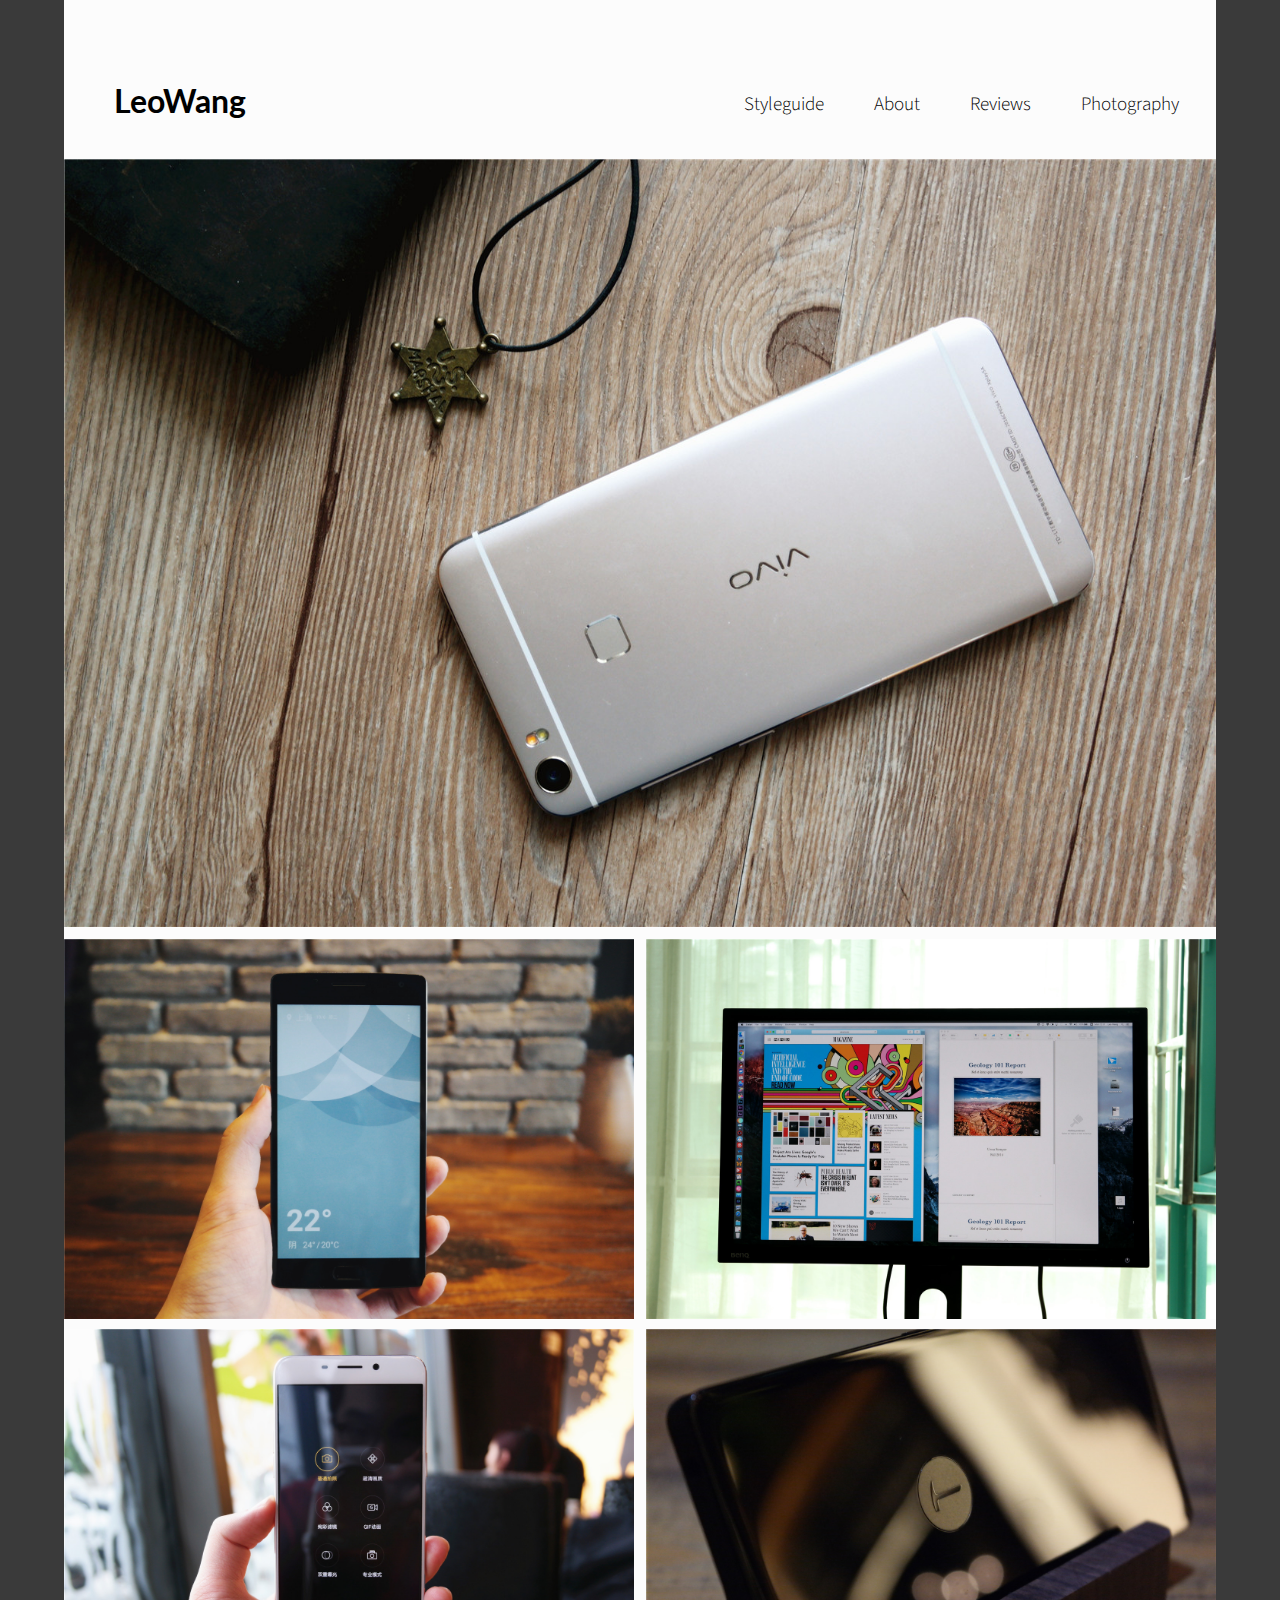
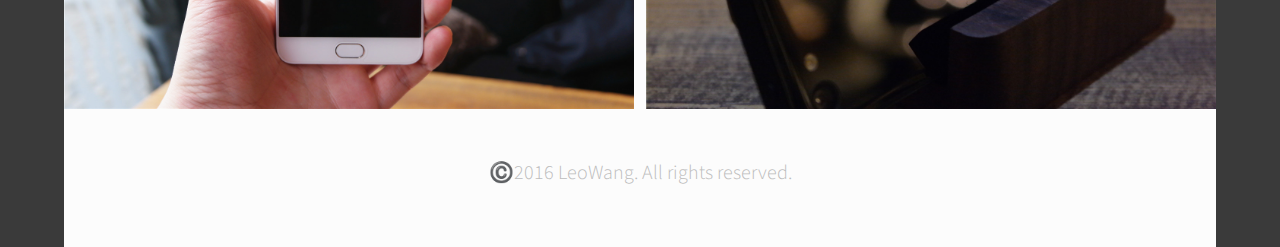
<file: index.html>
<html>

<head>
    <title>LeoWang</title>
    <link rel="icon" href="image/4A850AF76F7A3FF948BAB339AC14B79C.png">
    <link href="https://fonts.googleapis.com/css?family=Source+Sans+Pro" rel="stylesheet">
    <link href="css/styles.css" type="text/css" rel="stylesheet" />
    <link href="https://fonts.googleapis.com/css?family=Lato:700" rel="stylesheet"> </head>

<body>
    <div class="smallpage">
        <div class="header">
            <h1 class="logo"><a href="index.html">LeoWang</a>
    </h1>
            <ul class="nav">
                <li class="navi"><a href="styleguide.html">Styleguide</a></li>
                <li class="navi"><a href="about.html">About</a></li>
                <li class="navi"><a href="review.html">Reviews</a></li>
                <li class="navi"><a href="photography.html">Photography</a></li>
            </ul>
        </div>
        <div class="intro-container">
            <a class="xp5" href="xplay5.html"><img src="image/SAM_5885_%E5%89%AF%E6%9C%AC.jpg" alt="Xplay5" width="100%" /></a>
            <p class="intro-text">vivo Xplay5</p>
        </div>
        <div class="intro-container-top">
            <a class="oneplus" href="oneplus.html"><img src="image/2015-10-07%2007.15.21%201.jpg" alt="oneplus" width="100%" /></a>
            <p class="intro-text-oneplus">oneplus 2</p>
            <a class="benq" href="benq.html"><img src="image/SAM_6620_%E5%89%AF%E6%9C%AC.jpg" alt="benq" width="100%" /></a>
            <p class="intro-text-benq">benq</p>
        </div>
        <div class="intro-container-bottom">
            <a class="oppo" href="oppor9.html"><img src="image/SAM_5639_%E5%89%AF%E6%9C%AC.jpg" alt="oppo" width="100%" /></a>
            <p class="intro-text-oppo">OPPO R9</p>
            <a class="smartisan" href="smartisan.html"><img src="image/SAM_1662.jpg" lat="smartisan" width="100%" /></a>
            <p class="intro-text-sm">Smartisan T1</p>
        </div>
        <div class="footer">
            <p class="rights">©️2016 LeoWang. All rights reserved.</p>
        </div>
    </div>
</body>

</html>
</file>
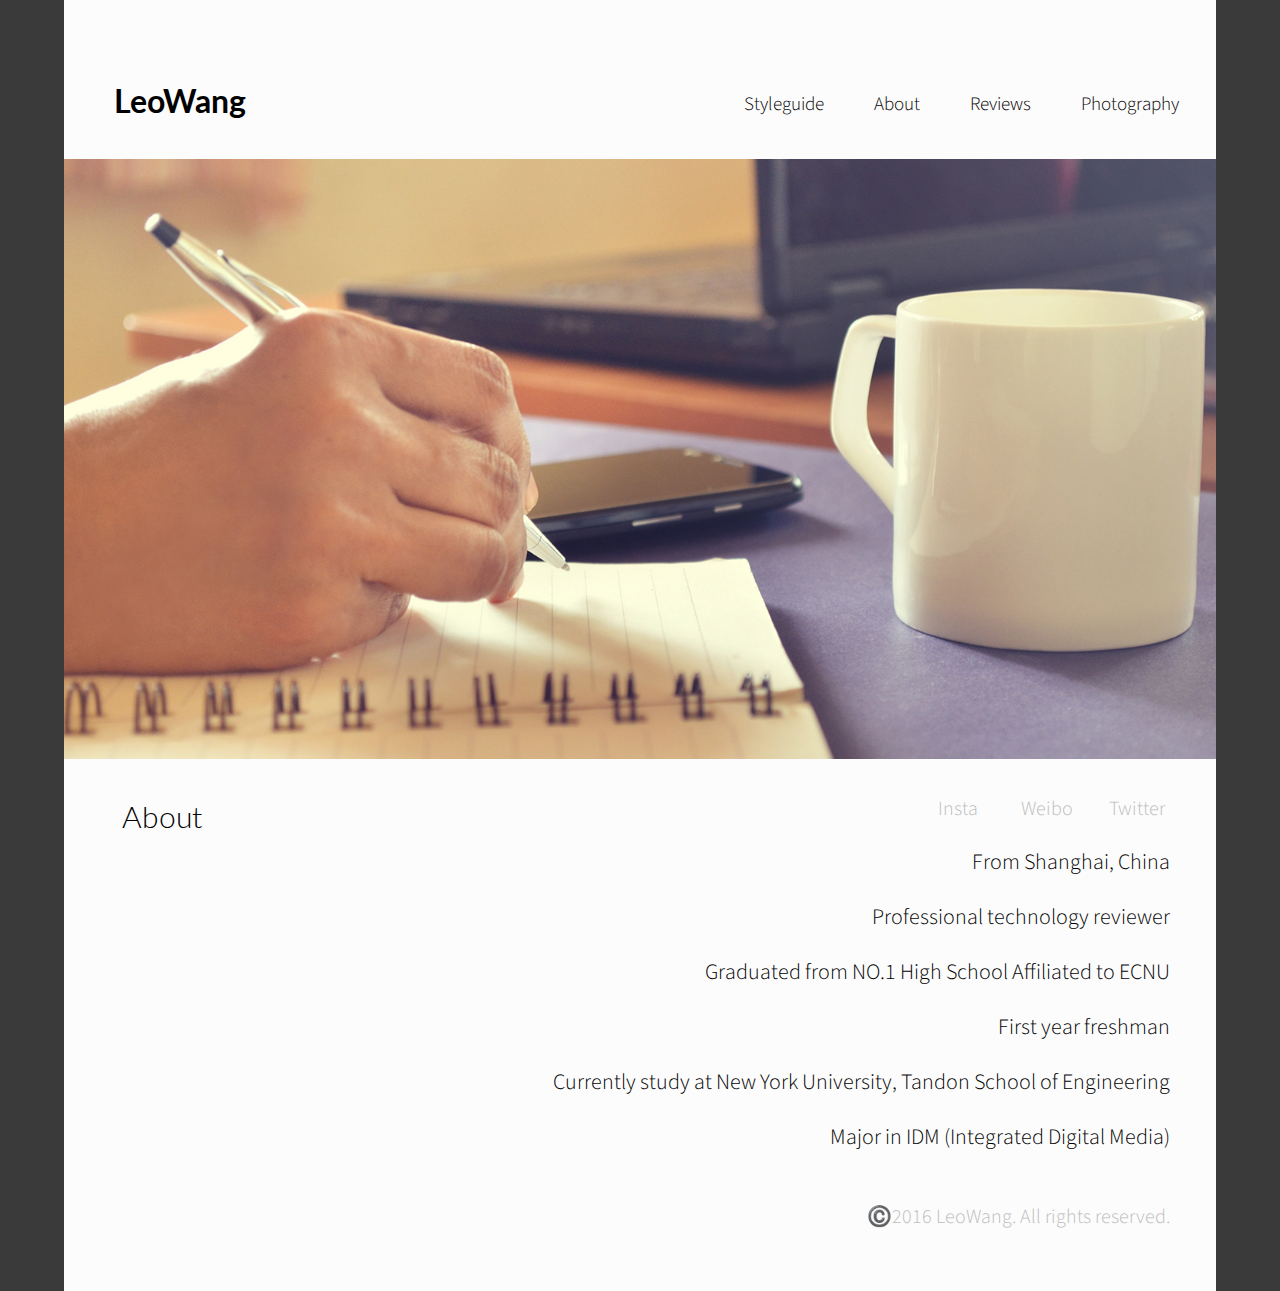
<file: about.html>
<html>

<head>
    <title>About</title>
    <link rel="icon" href="image/4A850AF76F7A3FF948BAB339AC14B79C.png">
    <link href="https://fonts.googleapis.com/css?family=Source+Sans+Pro" rel="stylesheet">
    <link href="css/styles.css" type="text/css" rel="stylesheet" />
    <link href="https://fonts.googleapis.com/css?family=Lato:700" rel="stylesheet"> </head>

<body>
    <div class="smallpage">
        <div class="header">
            <h1 class="logo"><a href="index.html">LeoWang</a>
    
    </h1>
            <ul class="nav">
                <li class="navi"><a href="styleguide.html">Styleguide</a></li>
                <li class="navi"><a href="about.html">About</a></li>
                <li class="navi"><a href="review.html">Reviews</a></li>
                <li class="navi"><a href="photography.html">Photography</a></li>
            </ul>
        </div>
        <p class="headpic"><img src="image/note_taking_high_res.JPG" alt="notetaking" width="100%"></p>
        <p class="about-title">About</p>
        <div class="contact-container">
        <a  class="contact" href="https://twitter.com/WLHTech">Twitter</a>
        <a class="contact" href="http://weibo.com/1965534933/profile?rightmod=1&wvr=6&mod=personnumber&is_all=1">Weibo</a>
        <a class="contact" href="https://www.instagram.com/tech_leowang/?hl=en">Insta</a>
        </div>
        <p class="about-content">From Shanghai, China </p>
        <p class="about-content">Professional technology reviewer</p>
        <p class="about-content">Graduated from NO.1 High School Affiliated to ECNU</p>
        <p class="about-content">First year freshman </p>
        <p class="about-content">Currently study at New York University, Tandon School of Engineering</p>
        <p class="about-content">Major in IDM (Integrated Digital Media) </p>
        
        <div class="footer">
            <p class="about-rights">©️2016 LeoWang. All rights reserved.</p>
        </div>
    </div>
</body>

</html>
</file>
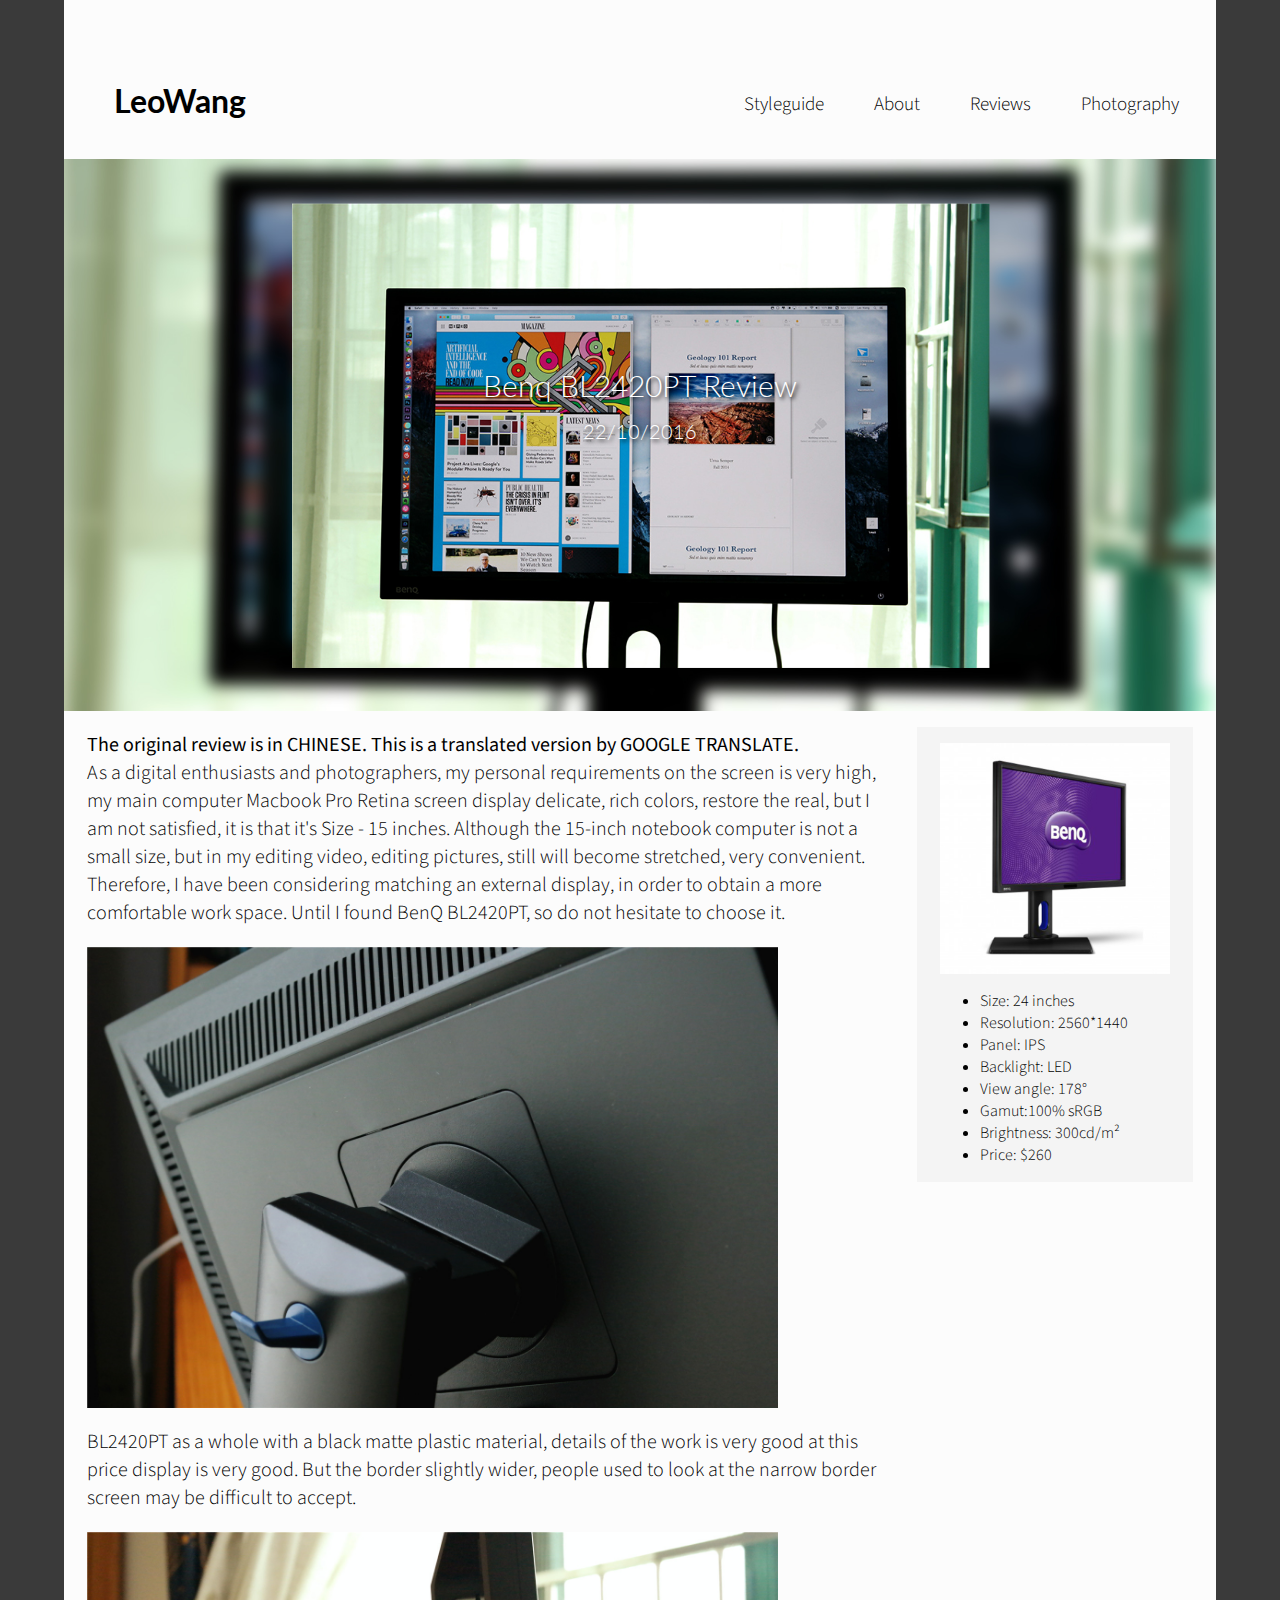
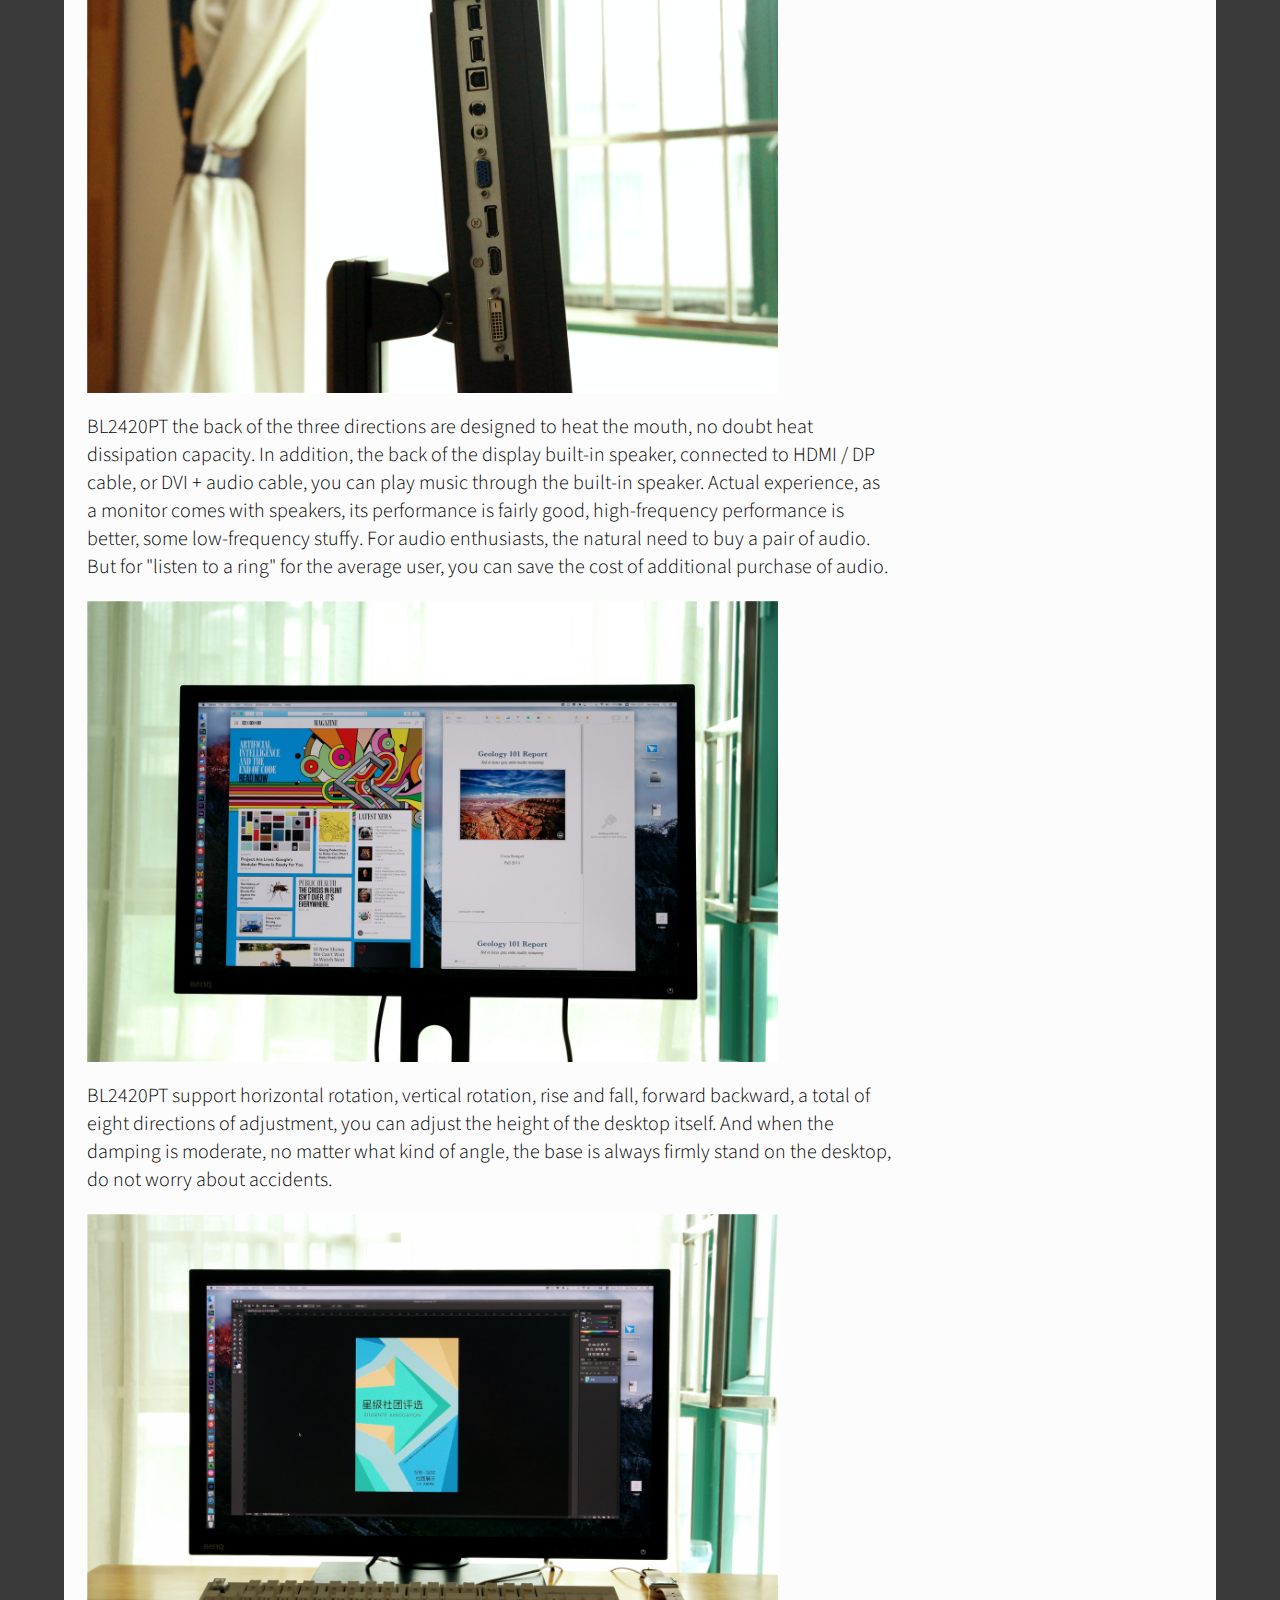
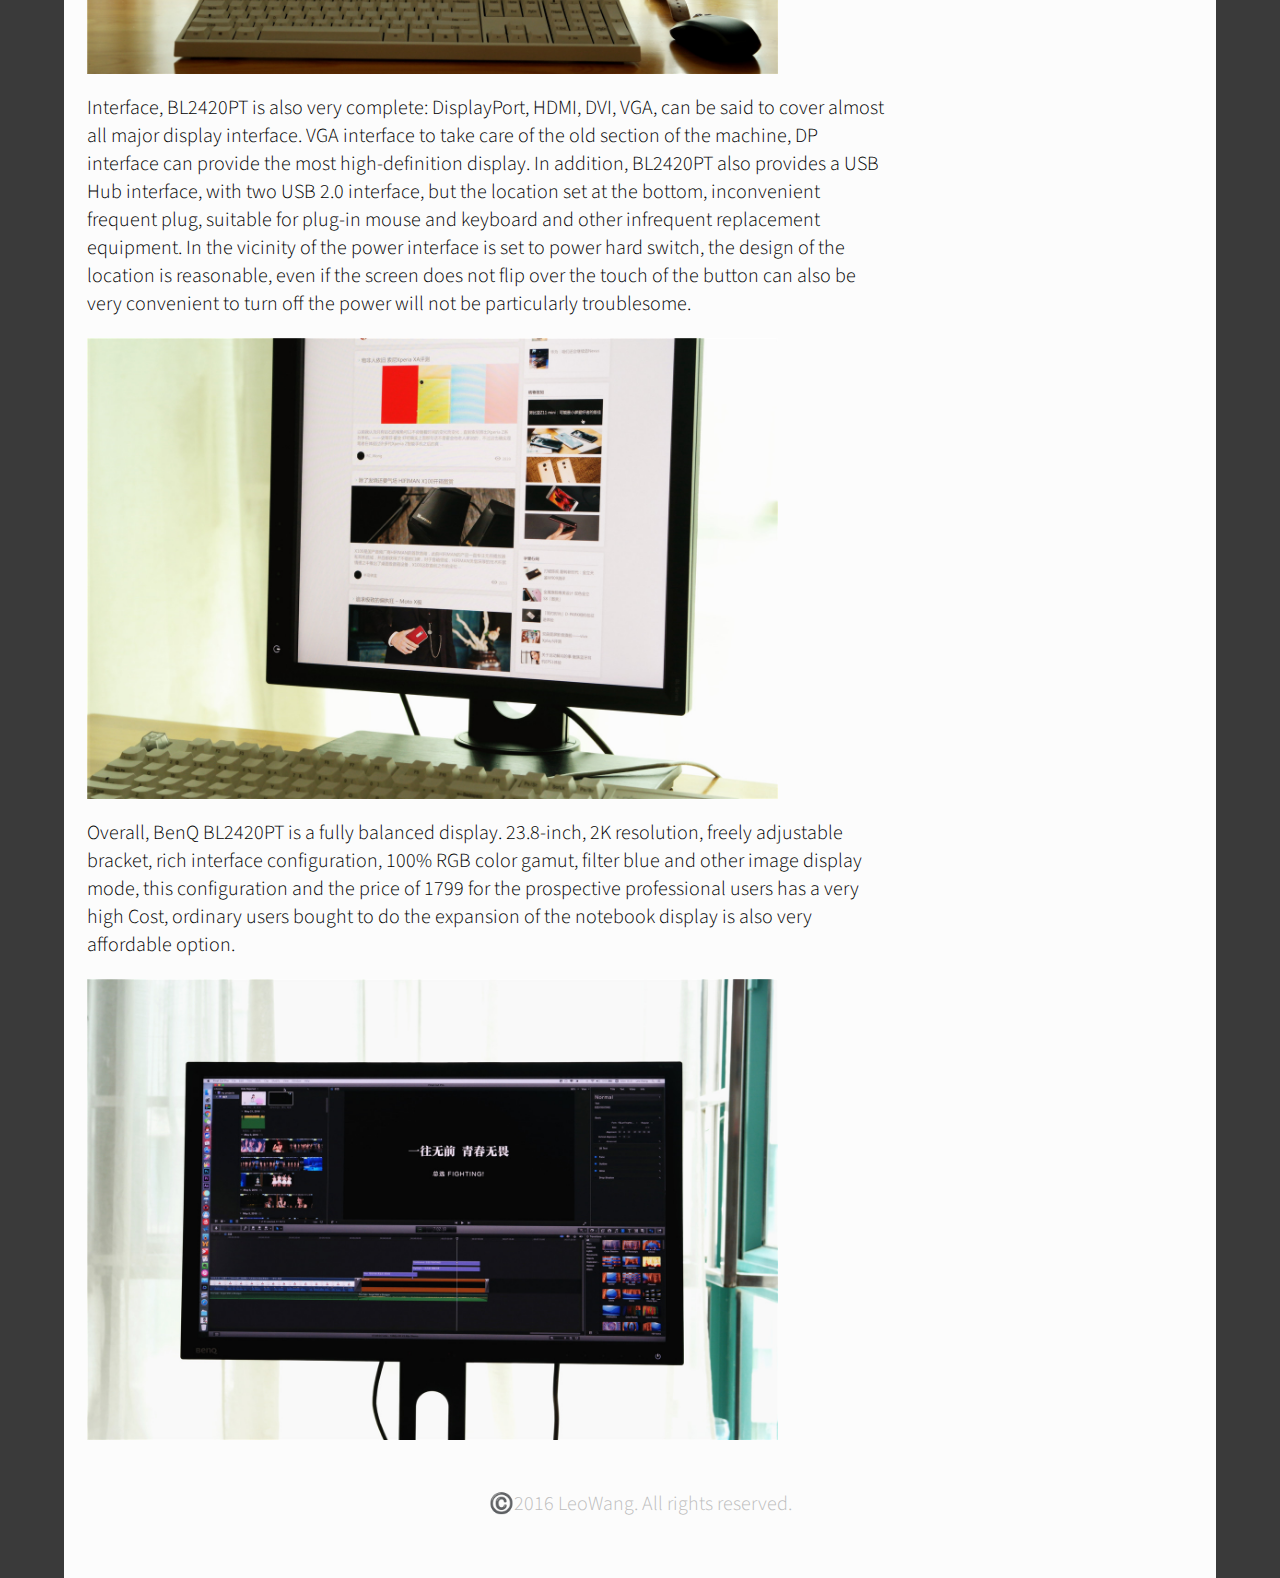
<file: benq.html>
<html>

<head>
    <title>Benq BL2420PT Monitor Review</title>
    <link rel="icon" href="image/4A850AF76F7A3FF948BAB339AC14B79C.png">
    <link href="https://fonts.googleapis.com/css?family=Source+Sans+Pro" rel="stylesheet">
    <link href="css/styles.css" type="text/css" rel="stylesheet" />
    <link href="https://fonts.googleapis.com/css?family=Lato:700" rel="stylesheet"> </head>

<body>
    <div class="smallpage">
        <div class="header">
            <h1 class="logo"><a href="index.html">LeoWang</a>
    
    </h1>
            <ul class="nav">
                <li class="navi"><a href="styleguide.html">Styleguide</a></li>
                <li class="navi"><a href="about.html">About</a></li>
                <li class="navi"><a href="review.html">Reviews</a></li>
                <li class="navi"><a href="photography.html">Photography</a></li>
            </ul>
        </div>
        <div class="review-header">
            <p class="cropimg"><img src="image/b1%20copy.jpg" alt="xplay5-crop" width="100%"></p>
            <p class="review-title">Benq BL2420PT Review</p>
            <p class="review-title-two">22/10/2016</p>
        </div>
        <p class="headimg"><img src="image/b1.jpg" alt="afterbreakpoint" width="100%"></p>
        <p class="title-small">Benq BL2420PT Monitor Review</p>
        <div class="spec-container">
            <p class="spec-img"><img src="image/1441766824thumb.jpg" alt="spec-img" width=100%></p>
            <ul class="spec-text">
                <li>Size: 24 inches</li>
                <li>Resolution: 2560*1440 </li>
                <li>Panel: IPS</li>
                <li>Backlight: LED</li>
                <li>View angle: 178°</li>
                <li>Gamut:100% sRGB</li>
                <li>Brightness: 300cd/m²</li>
                <li>Price: $260</li>
            </ul>
        </div>
        <p class="review-main"><b>The original review is in CHINESE. This is a translated version by GOOGLE TRANSLATE.</b> <br />As a digital enthusiasts and photographers, my personal requirements on the screen is very high, my main computer Macbook Pro Retina screen display delicate, rich colors, restore the real, but I am not satisfied, it is that it's Size - 15 inches. Although the 15-inch notebook computer is not a small size, but in my editing video, editing pictures, still will become stretched, very convenient. Therefore, I have been considering matching an external display, in order to obtain a more comfortable work space. Until I found BenQ BL2420PT, so do not hesitate to choose it.</p>
        <p class="review-pic"><img src="image/b7.jpg" width="100%"></p>
        <p class="review-main">BL2420PT as a whole with a black matte plastic material, details of the work is very good at this price display is very good. But the border slightly wider, people used to look at the narrow border screen may be difficult to accept.</p>
        <p class="review-pic"><img src="image/b8.jpg" width="100%"></p>
        <p class="review-main">BL2420PT the back of the three directions are designed to heat the mouth, no doubt heat dissipation capacity. In addition, the back of the display built-in speaker, connected to HDMI / DP cable, or DVI + audio cable, you can play music through the built-in speaker. Actual experience, as a monitor comes with speakers, its performance is fairly good, high-frequency performance is better, some low-frequency stuffy. For audio enthusiasts, the natural need to buy a pair of audio. But for "listen to a ring" for the average user, you can save the cost of additional purchase of audio.</p>
        <p class="review-pic"><img src="image/b1.jpg" width="100%"></p>
        <p class="review-main">BL2420PT support horizontal rotation, vertical rotation, rise and fall, forward backward, a total of eight directions of adjustment, you can adjust the height of the desktop itself. And when the damping is moderate, no matter what kind of angle, the base is always firmly stand on the desktop, do not worry about accidents.</p>
        <p class="review-pic"><img src="image/b2.jpg" width="100%"></p>
        <p class="review-main">Interface, BL2420PT is also very complete: DisplayPort, HDMI, DVI, VGA, can be said to cover almost all major display interface. VGA interface to take care of the old section of the machine, DP interface can provide the most high-definition display. In addition, BL2420PT also provides a USB Hub interface, with two USB 2.0 interface, but the location set at the bottom, inconvenient frequent plug, suitable for plug-in mouse and keyboard and other infrequent replacement equipment. In the vicinity of the power interface is set to power hard switch, the design of the location is reasonable, even if the screen does not flip over the touch of the button can also be very convenient to turn off the power will not be particularly troublesome.
</p>
        <p class="review-pic"><img src="image/b4.jpg" width="100%"></p>
        <p class="review-main">Overall, BenQ BL2420PT is a fully balanced display. 23.8-inch, 2K resolution, freely adjustable bracket, rich interface configuration, 100% RGB color gamut, filter blue and other image display mode, this configuration and the price of 1799 for the prospective professional users has a very high Cost, ordinary users bought to do the expansion of the notebook display is also very affordable option.</p>
        <p class="review-pic"><img src="image/b6.jpg" width="100%"></p>
        <div class="footer">
            <p class="rights">©️2016 LeoWang. All rights reserved.</p>
        </div>
    </div>
</body>

</html>
</file>
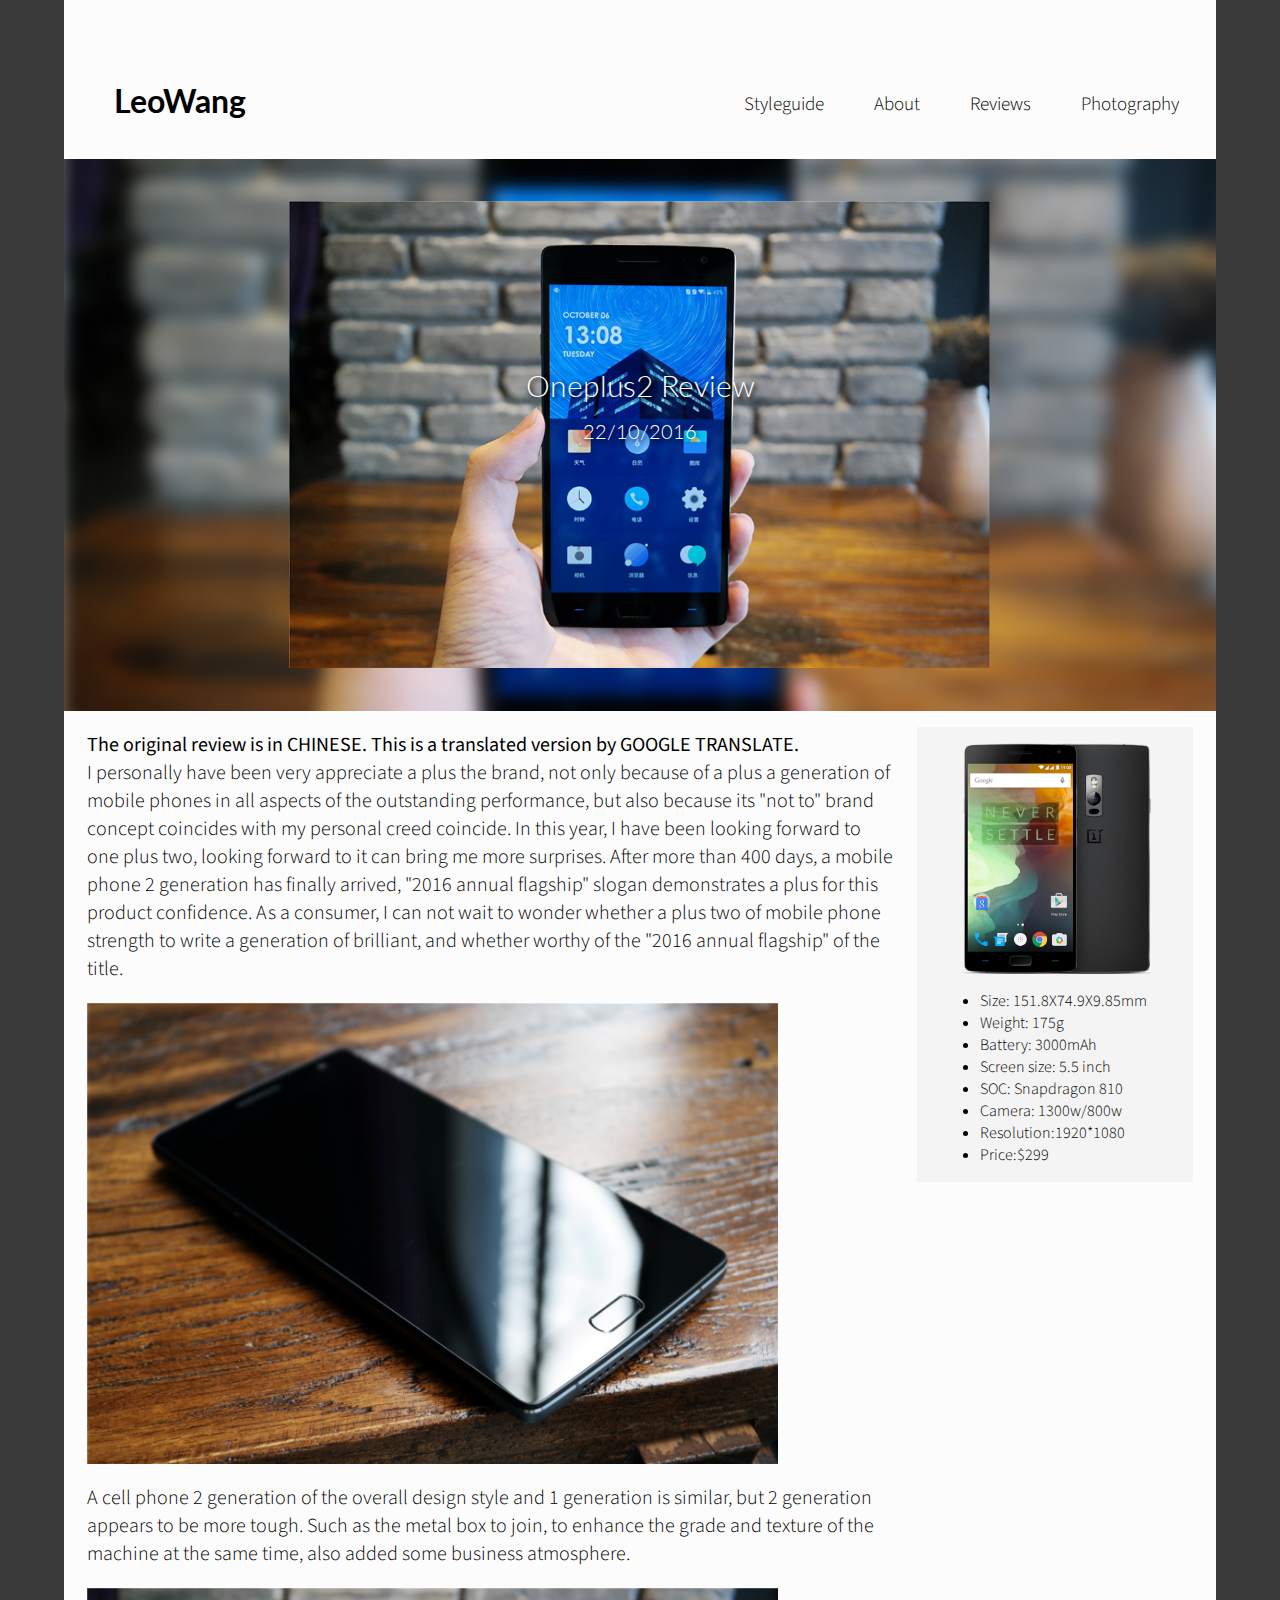
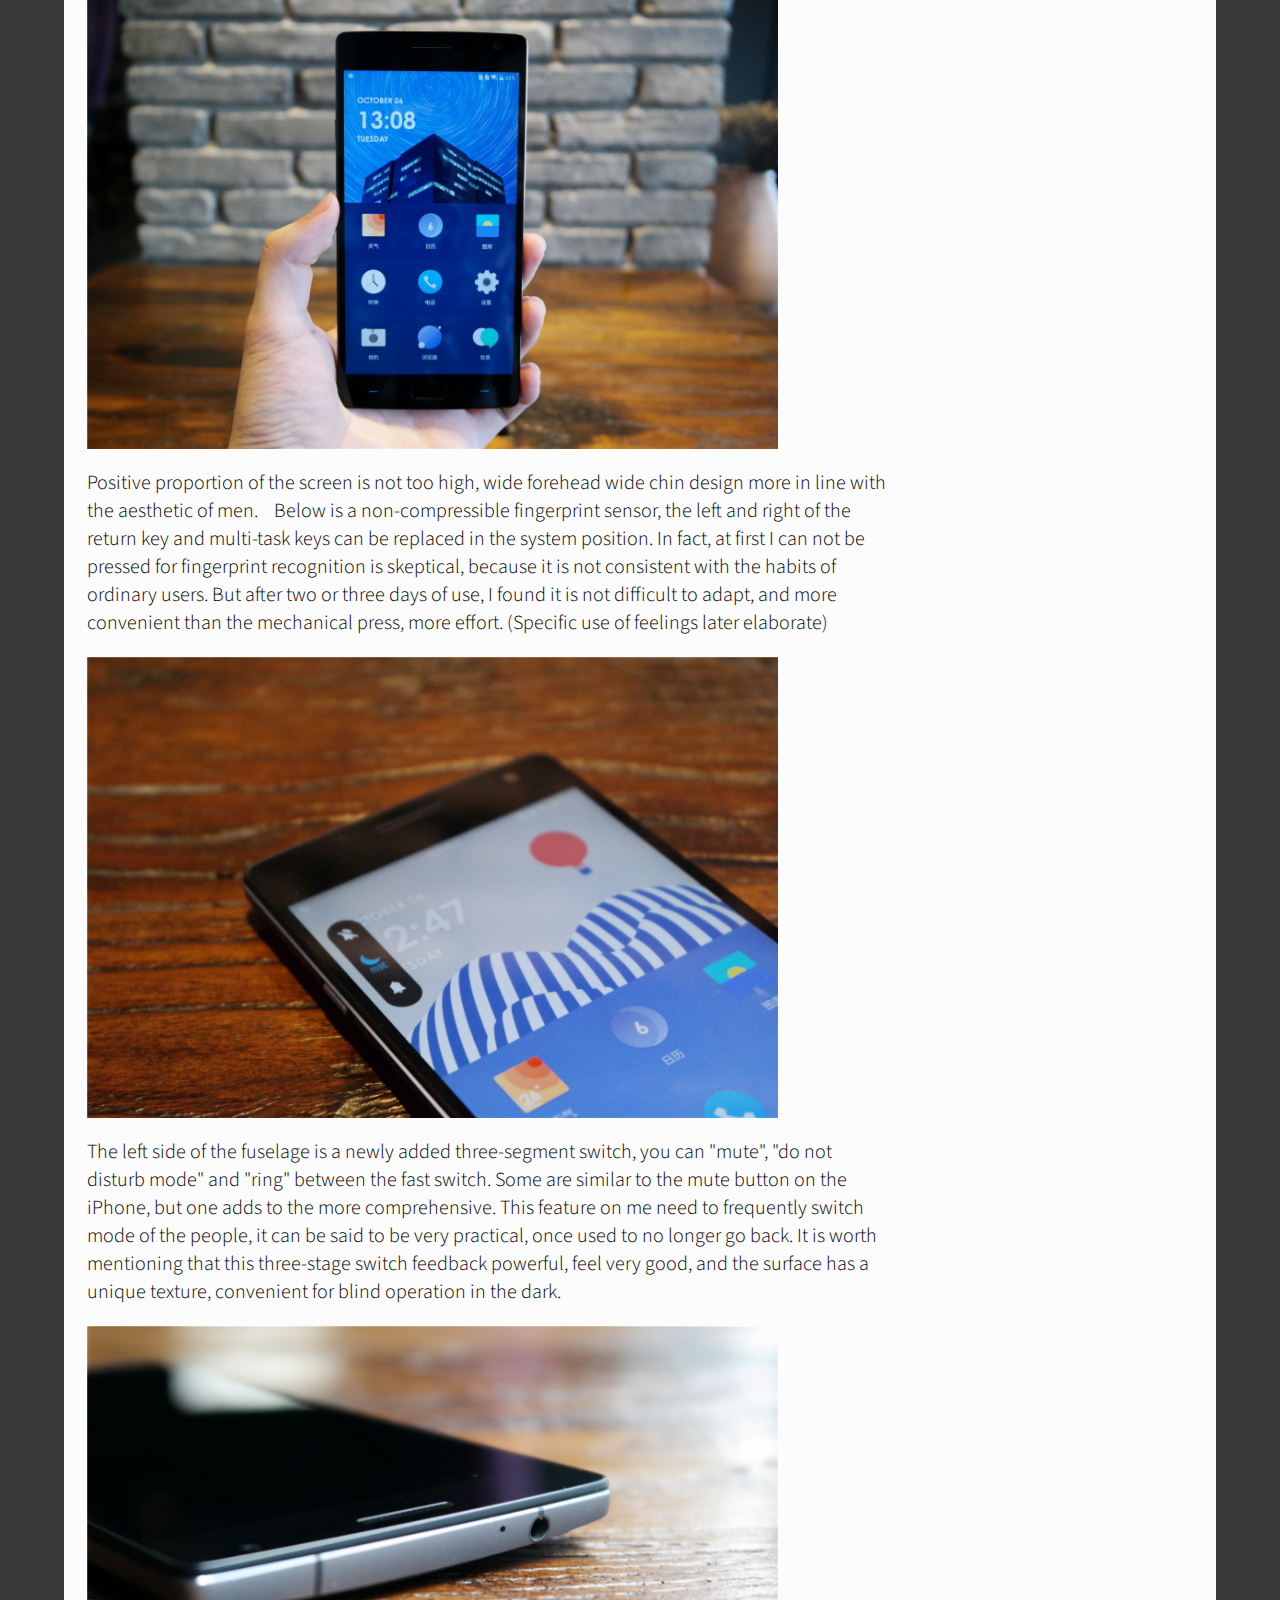
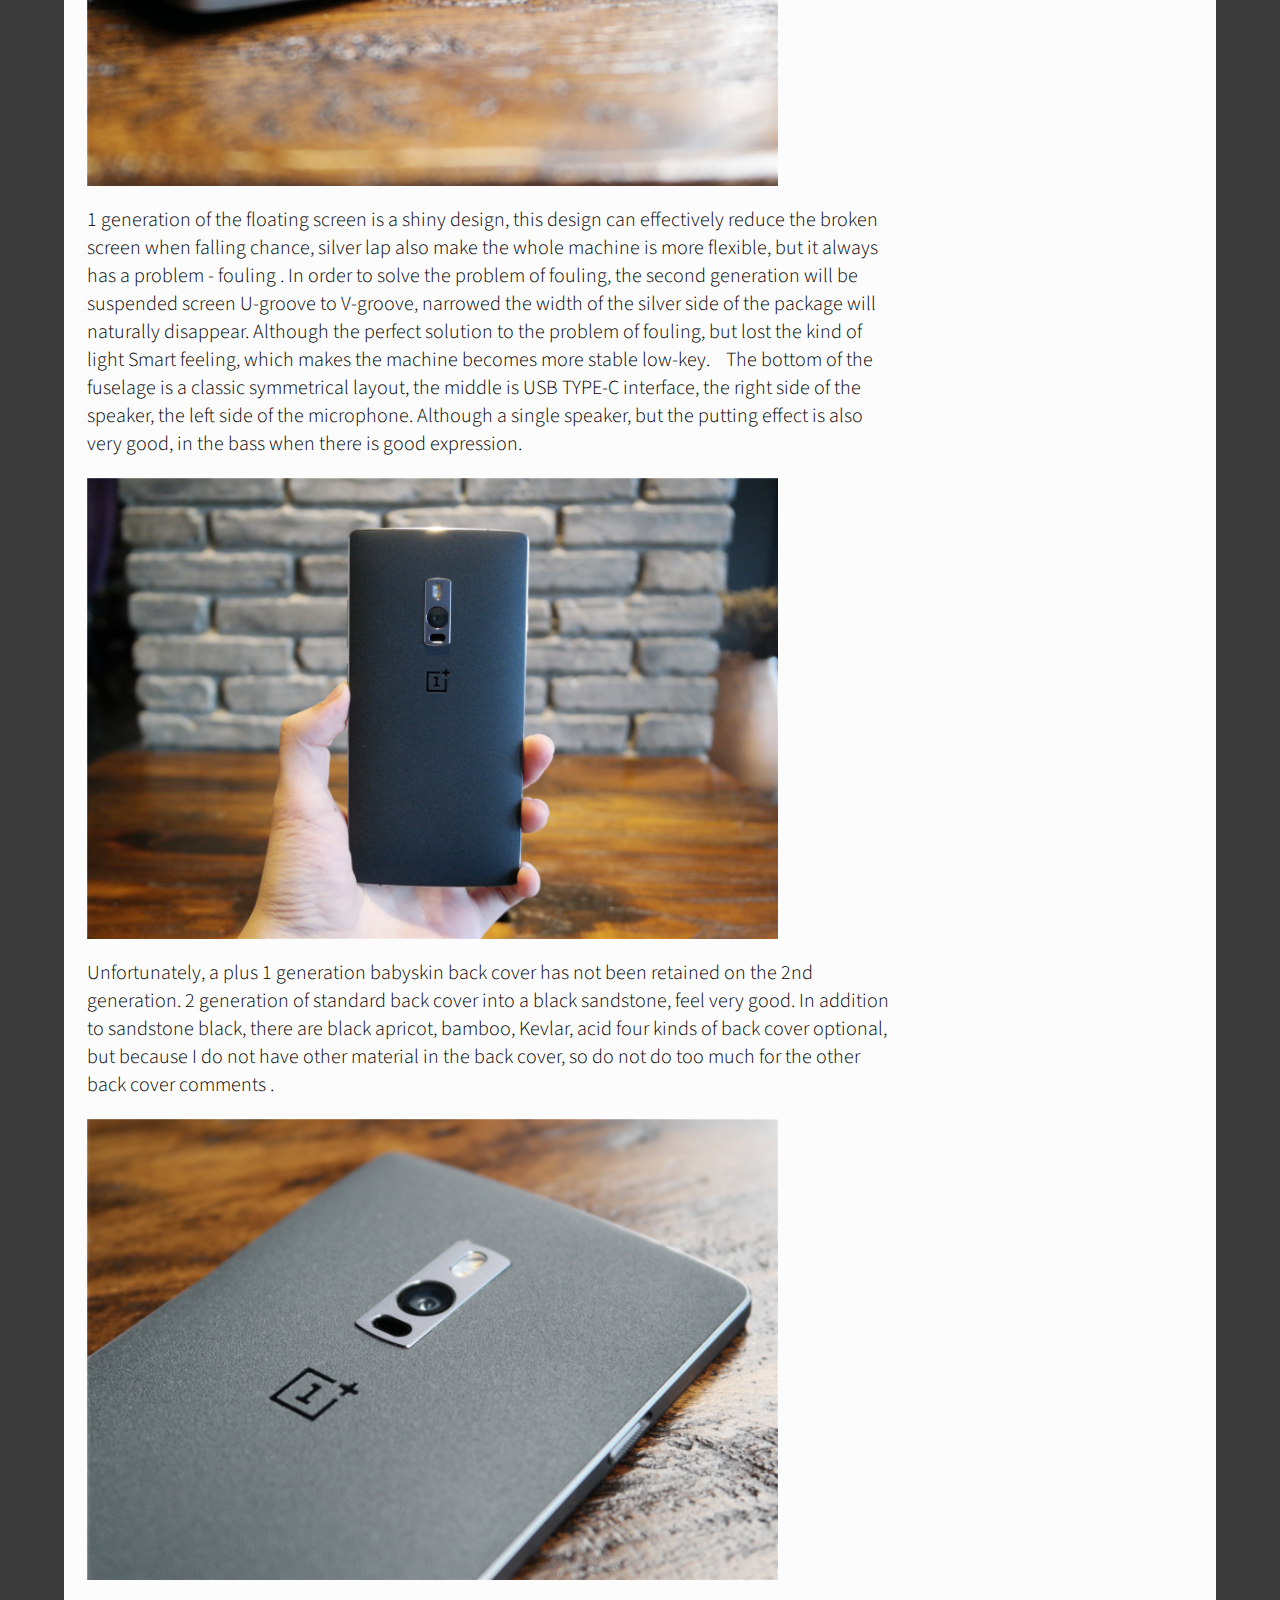
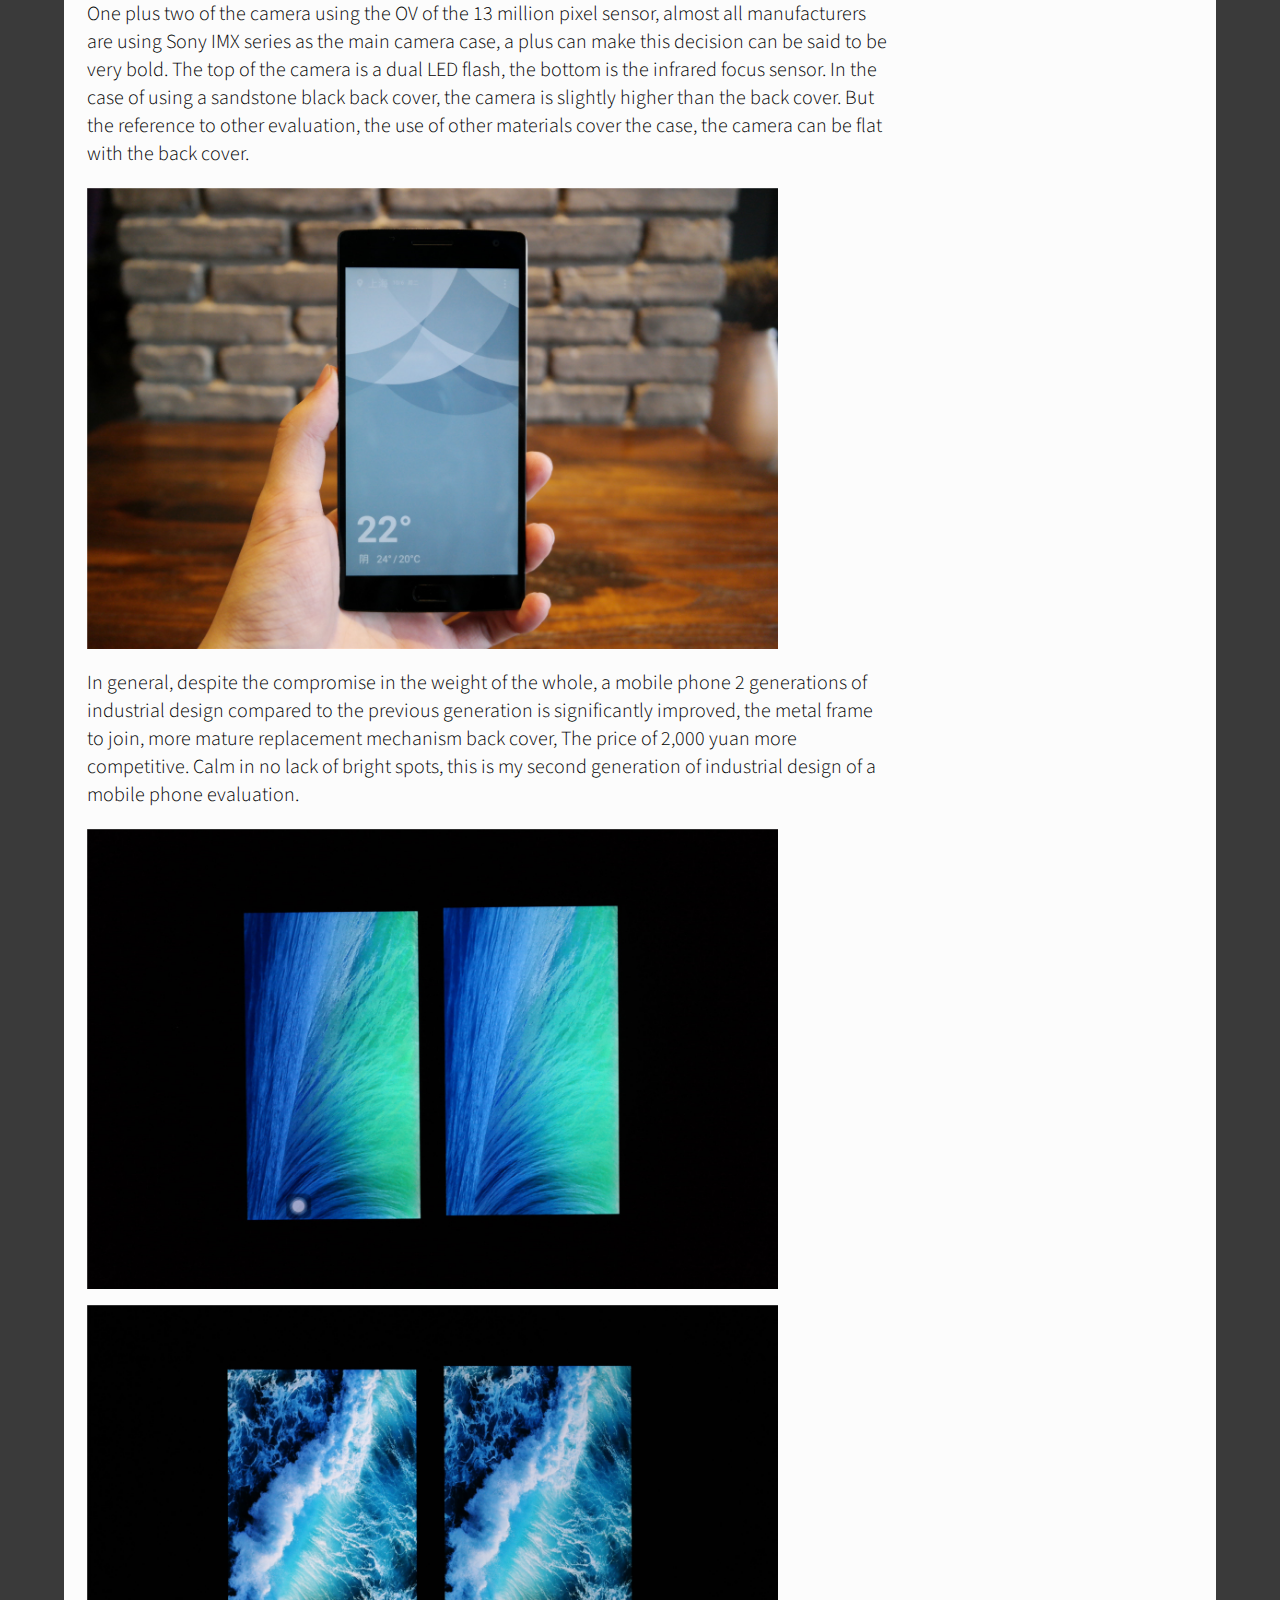
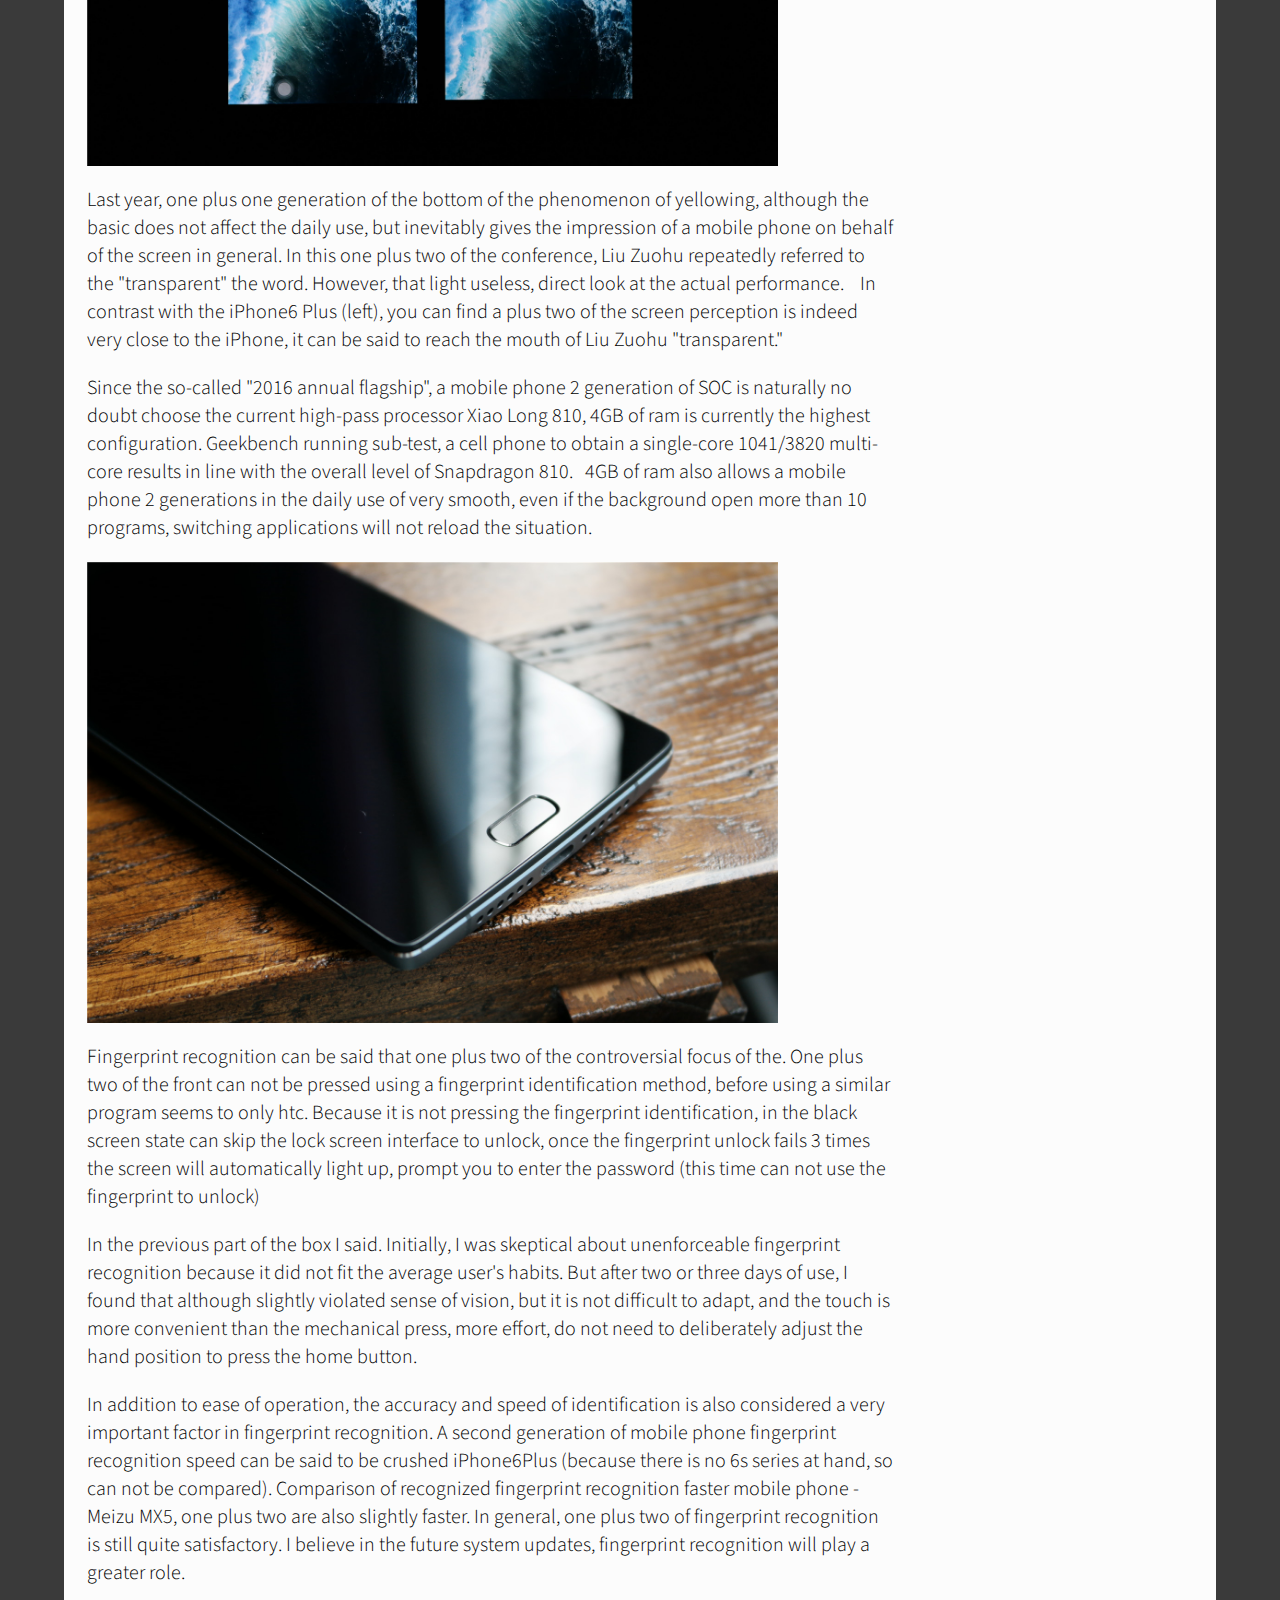
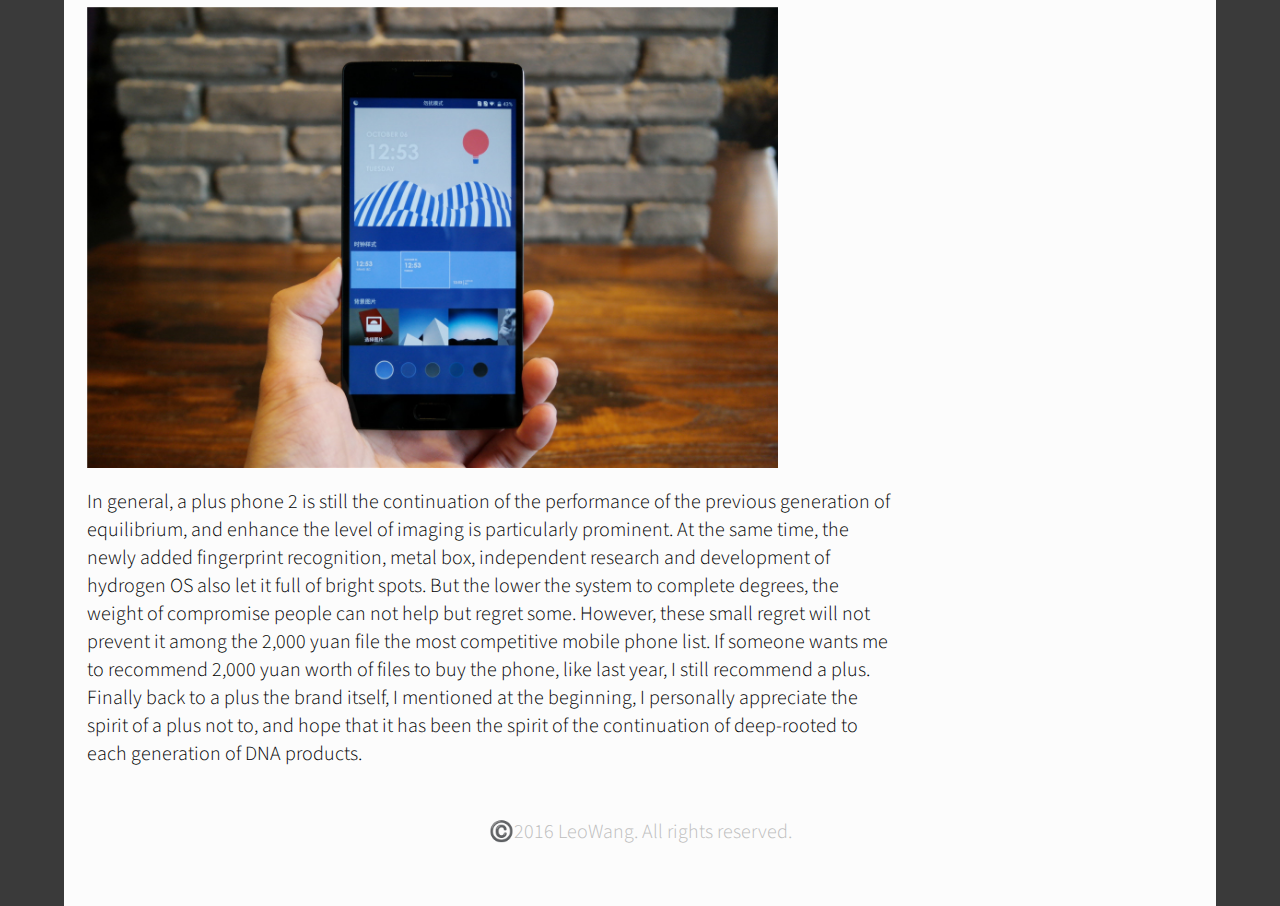
<file: oneplus.html>
<html>

<head>
    <title>Oneplus2 Review</title>
    <link rel="icon" href="image/4A850AF76F7A3FF948BAB339AC14B79C.png">
    <link href="https://fonts.googleapis.com/css?family=Source+Sans+Pro" rel="stylesheet">
    <link href="css/styles.css" type="text/css" rel="stylesheet" />
    <link href="https://fonts.googleapis.com/css?family=Lato:700" rel="stylesheet"> </head>

<body>
    <div class="smallpage">
        <div class="header">
            <h1 class="logo"><a href="index.html">LeoWang</a>
    
    </h1>
            <ul class="nav">
                <li class="navi"><a href="styleguide.html">Styleguide</a></li>
                <li class="navi"><a href="about.html">About</a></li>
                <li class="navi"><a href="review.html">Reviews</a></li>
                <li class="navi"><a href="photography.html">Photography</a></li>
            </ul>
        </div>
        <div class="review-header">
            <p class="cropimg"><img src="image/o9%20copy.jpg" alt="xplay5-crop" width="100%"></p>
            <p class="review-title">Oneplus2 Review</p>
            <p class="review-title-two">22/10/2016</p>
        </div>
        <p class="headimg"><img src="image/o9.jpg" alt="afterbreakpoint" width="100%"></p>
        <p class="title-small">Oneplus2 Review</p>
        <div class="spec-container">
            <p class="spec-img"><img src="image/o_COPY.png" alt="spec-img" width=100%></p>
            <ul class="spec-text">
                <li>Size: 151.8X74.9X9.85mm</li>
                <li>Weight: 175g </li>
                <li>Battery: 3000mAh</li>
                <li>Screen size: 5.5 inch</li>
                <li>SOC: Snapdragon 810</li>
                <li>Camera: 1300w/800w</li>
                <li>Resolution:1920*1080</li>
                <li>Price:$299</li>
            </ul>
        </div>
        <p class="review-main"><b>The original review is in CHINESE. This is a translated version by GOOGLE TRANSLATE.</b> <br />I personally have been very appreciate a plus the brand, not only because of a plus a generation of mobile phones in all aspects of the outstanding performance, but also because its "not to" brand concept coincides with my personal creed coincide. In this year, I have been looking forward to one plus two, looking forward to it can bring me more surprises. After more than 400 days, a mobile phone 2 generation has finally arrived, "2016 annual flagship" slogan demonstrates a plus for this product confidence. As a consumer, I can not wait to wonder whether a plus two of mobile phone strength to write a generation of brilliant, and whether worthy of the "2016 annual flagship" of the title.</p>
        <p class="review-pic"><img src="image/o5.jpg" width="100%"></p>
        <p class="review-main">A cell phone 2 generation of the overall design style and 1 generation is similar, but 2 generation appears to be more tough. Such as the metal box to join, to enhance the grade and texture of the machine at the same time, also added some business atmosphere. </p>
        <p class="review-pic"><img src="image/o9.jpg" width="100%"></p>
        <p class="review-main">Positive proportion of the screen is not too high, wide forehead wide chin design more in line with the aesthetic of men.    Below is a non-compressible fingerprint sensor, the left and right of the return key and multi-task keys can be replaced in the system position. In fact, at first I can not be pressed for fingerprint recognition is skeptical, because it is not consistent with the habits of ordinary users. But after two or three days of use, I found it is not difficult to adapt, and more convenient than the mechanical press, more effort. (Specific use of feelings later elaborate) </p>
        <p class="review-pic"><img src="image/o2.jpg" width="100%"></p>
        <p class="review-main">The left side of the fuselage is a newly added three-segment switch, you can "mute", "do not disturb mode" and "ring" between the fast switch. Some are similar to the mute button on the iPhone, but one adds to the more comprehensive. This feature on me need to frequently switch mode of the people, it can be said to be very practical, once used to no longer go back. It is worth mentioning that this three-stage switch feedback powerful, feel very good, and the surface has a unique texture, convenient for blind operation in the dark. </p>
        <p class="review-pic"><img src="image/o12.jpg" width="100%"></p>
        <p class="review-main">1 generation of the floating screen is a shiny design, this design can effectively reduce the broken screen when falling chance, silver lap also make the whole machine is more flexible, but it always has a problem - fouling . In order to solve the problem of fouling, the second generation will be suspended screen U-groove to V-groove, narrowed the width of the silver side of the package will naturally disappear. Although the perfect solution to the problem of fouling, but lost the kind of light Smart feeling, which makes the machine becomes more stable low-key.    The bottom of the fuselage is a classic symmetrical layout, the middle is USB TYPE-C interface, the right side of the speaker, the left side of the microphone. Although a single speaker, but the putting effect is also very good, in the bass when there is good expression. </p>
        <p class="review-pic"><img src="image/o8.jpg" width="100%"></p>
        <p class="review-main">Unfortunately, a plus 1 generation babyskin back cover has not been retained on the 2nd generation. 2 generation of standard back cover into a black sandstone, feel very good. In addition to sandstone black, there are black apricot, bamboo, Kevlar, acid four kinds of back cover optional, but because I do not have other material in the back cover, so do not do too much for the other back cover comments . </p>
        <p class="review-pic"><img src="image/o3.jpg" width="100%"></p>
        <p class="review-main">One plus two of the camera using the OV of the 13 million pixel sensor, almost all manufacturers are using Sony IMX series as the main camera case, a plus can make this decision can be said to be very bold. The top of the camera is a dual LED flash, the bottom is the infrared focus sensor. In the case of using a sandstone black back cover, the camera is slightly higher than the back cover. But the reference to other evaluation, the use of other materials cover the case, the camera can be flat with the back cover. </p>
        <p class="review-pic"><img src="image/o7.jpg" width="100%"></p>
        <p class="review-main">In general, despite the compromise in the weight of the whole, a mobile phone 2 generations of industrial design compared to the previous generation is significantly improved, the metal frame to join, more mature replacement mechanism back cover, The price of 2,000 yuan more competitive. Calm in no lack of bright spots, this is my second generation of industrial design of a mobile phone evaluation. </p>
        <p class="review-pic"><img src="image/o10.jpg" width="100%"></p>
        <p class="review-pic"><img src="image/o11.jpg" width="100%"></p>
        <p class="review-main">Last year, one plus one generation of the bottom of the phenomenon of yellowing, although the basic does not affect the daily use, but inevitably gives the impression of a mobile phone on behalf of the screen in general. In this one plus two of the conference, Liu Zuohu repeatedly referred to the "transparent" the word. However, that light useless, direct look at the actual performance.    In contrast with the iPhone6 Plus (left), you can find a plus two of the screen perception is indeed very close to the iPhone, it can be said to reach the mouth of Liu Zuohu "transparent." </p>
        <p class="review-main">Since the so-called "2016 annual flagship", a mobile phone 2 generation of SOC is naturally no doubt choose the current high-pass processor Xiao Long 810, 4GB of ram is currently the highest configuration. Geekbench running sub-test, a cell phone to obtain a single-core 1041/3820 multi-core results in line with the overall level of Snapdragon 810.   4GB of ram also allows a mobile phone 2 generations in the daily use of very smooth, even if the background open more than 10 programs, switching applications will not reload the situation. </p>
        <p class="review-pic"><img src="image/o6.jpg" width="100%"></p>
        <p class="review-main">Fingerprint recognition can be said that one plus two of the controversial focus of the. One plus two of the front can not be pressed using a fingerprint identification method, before using a similar program seems to only htc. Because it is not pressing the fingerprint identification, in the black screen state can skip the lock screen interface to unlock, once the fingerprint unlock fails 3 times the screen will automatically light up, prompt you to enter the password (this time can not use the fingerprint to unlock)</p>
        <p class="review-main">In the previous part of the box I said. Initially, I was skeptical about unenforceable fingerprint recognition because it did not fit the average user's habits. But after two or three days of use, I found that although slightly violated sense of vision, but it is not difficult to adapt, and the touch is more convenient than the mechanical press, more effort, do not need to deliberately adjust the hand position to press the home button.</p>
        <p class="review-main">In addition to ease of operation, the accuracy and speed of identification is also considered a very important factor in fingerprint recognition. A second generation of mobile phone fingerprint recognition speed can be said to be crushed iPhone6Plus (because there is no 6s series at hand, so can not be compared). Comparison of recognized fingerprint recognition faster mobile phone - Meizu MX5, one plus two are also slightly faster. In general, one plus two of fingerprint recognition is still quite satisfactory. I believe in the future system updates, fingerprint recognition will play a greater role. </p>
        <p class="review-pic"><img src="image/o13.jpg" width="100%"></p>
        <p class="review-main">In general, a plus phone 2 is still the continuation of the performance of the previous generation of equilibrium, and enhance the level of imaging is particularly prominent. At the same time, the newly added fingerprint recognition, metal box, independent research and development of hydrogen OS also let it full of bright spots. But the lower the system to complete degrees, the weight of compromise people can not help but regret some. However, these small regret will not prevent it among the 2,000 yuan file the most competitive mobile phone list. If someone wants me to recommend 2,000 yuan worth of files to buy the phone, like last year, I still recommend a plus. Finally back to a plus the brand itself, I mentioned at the beginning, I personally appreciate the spirit of a plus not to, and hope that it has been the spirit of the continuation of deep-rooted to each generation of DNA products.</p>
        <div class="footer">
            <p class="rights">©️2016 LeoWang. All rights reserved.</p>
        </div>
    </div>
</body>

</html>
</file>
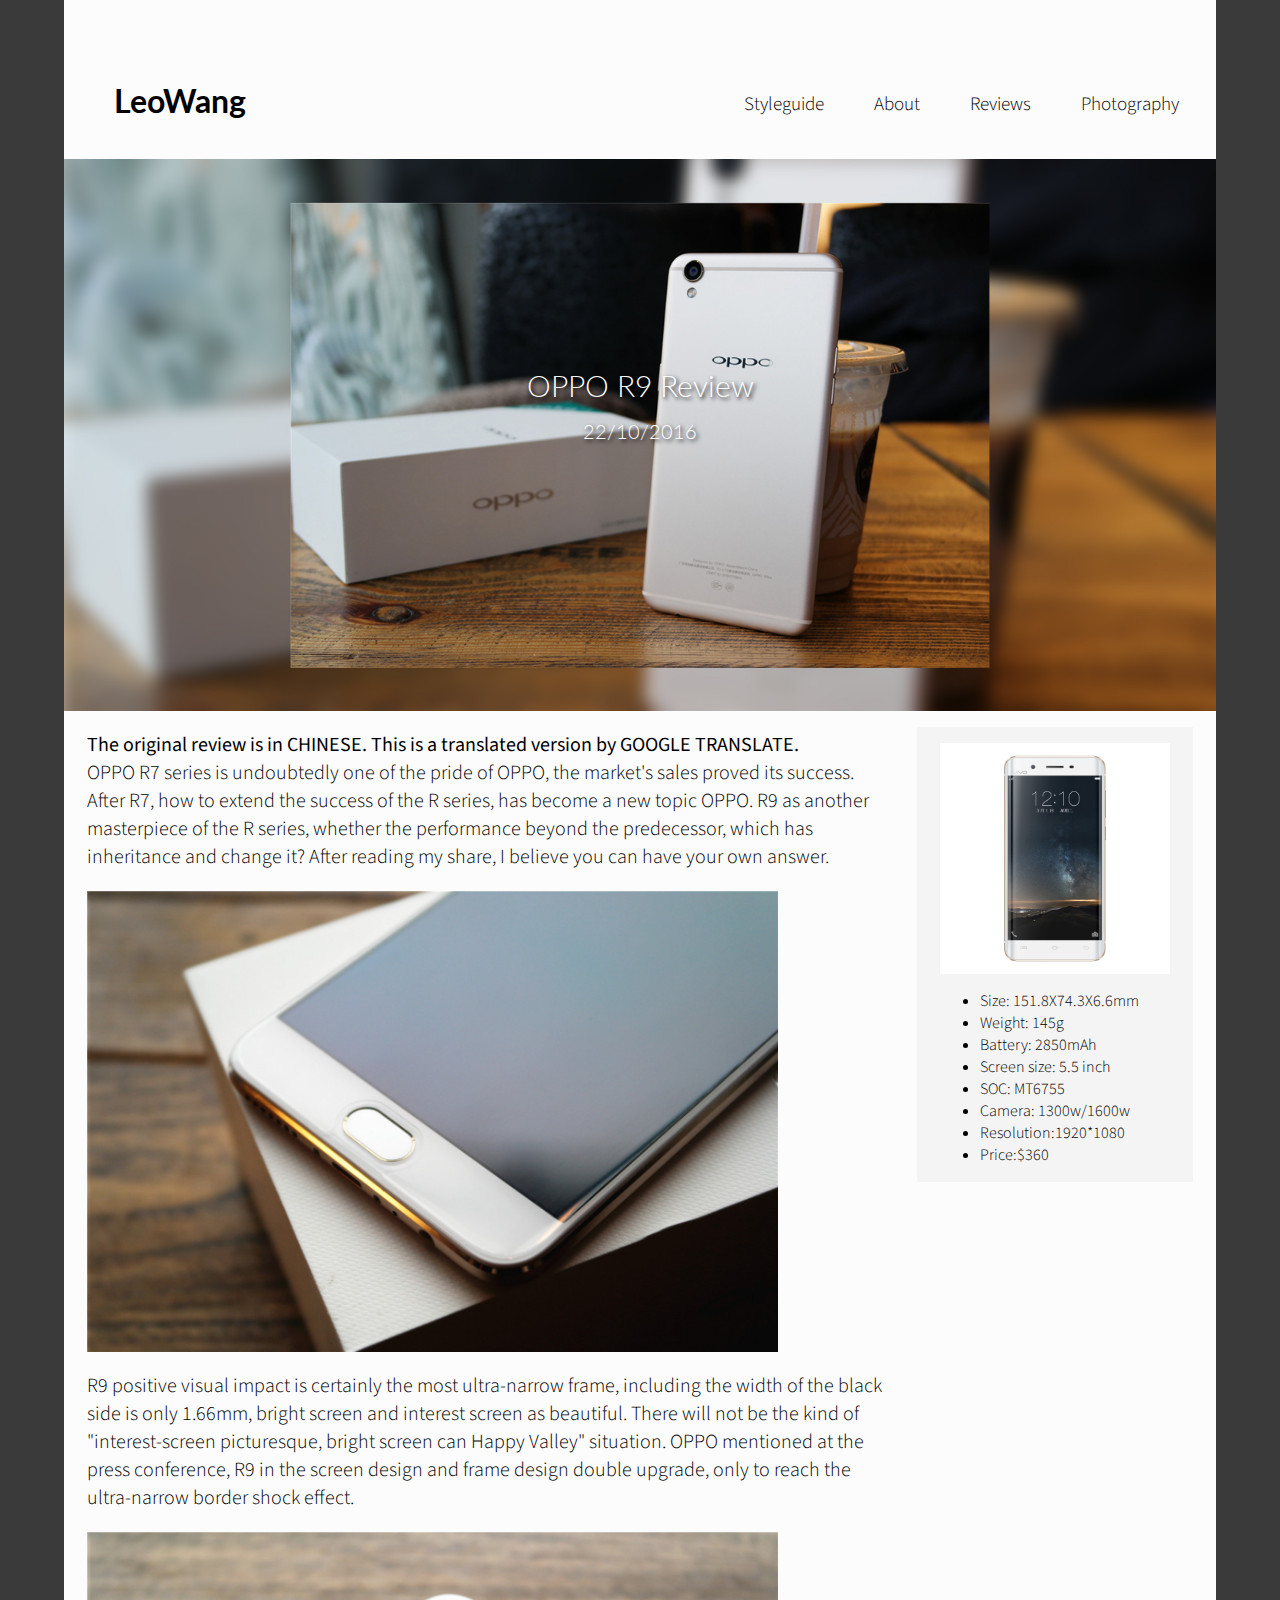
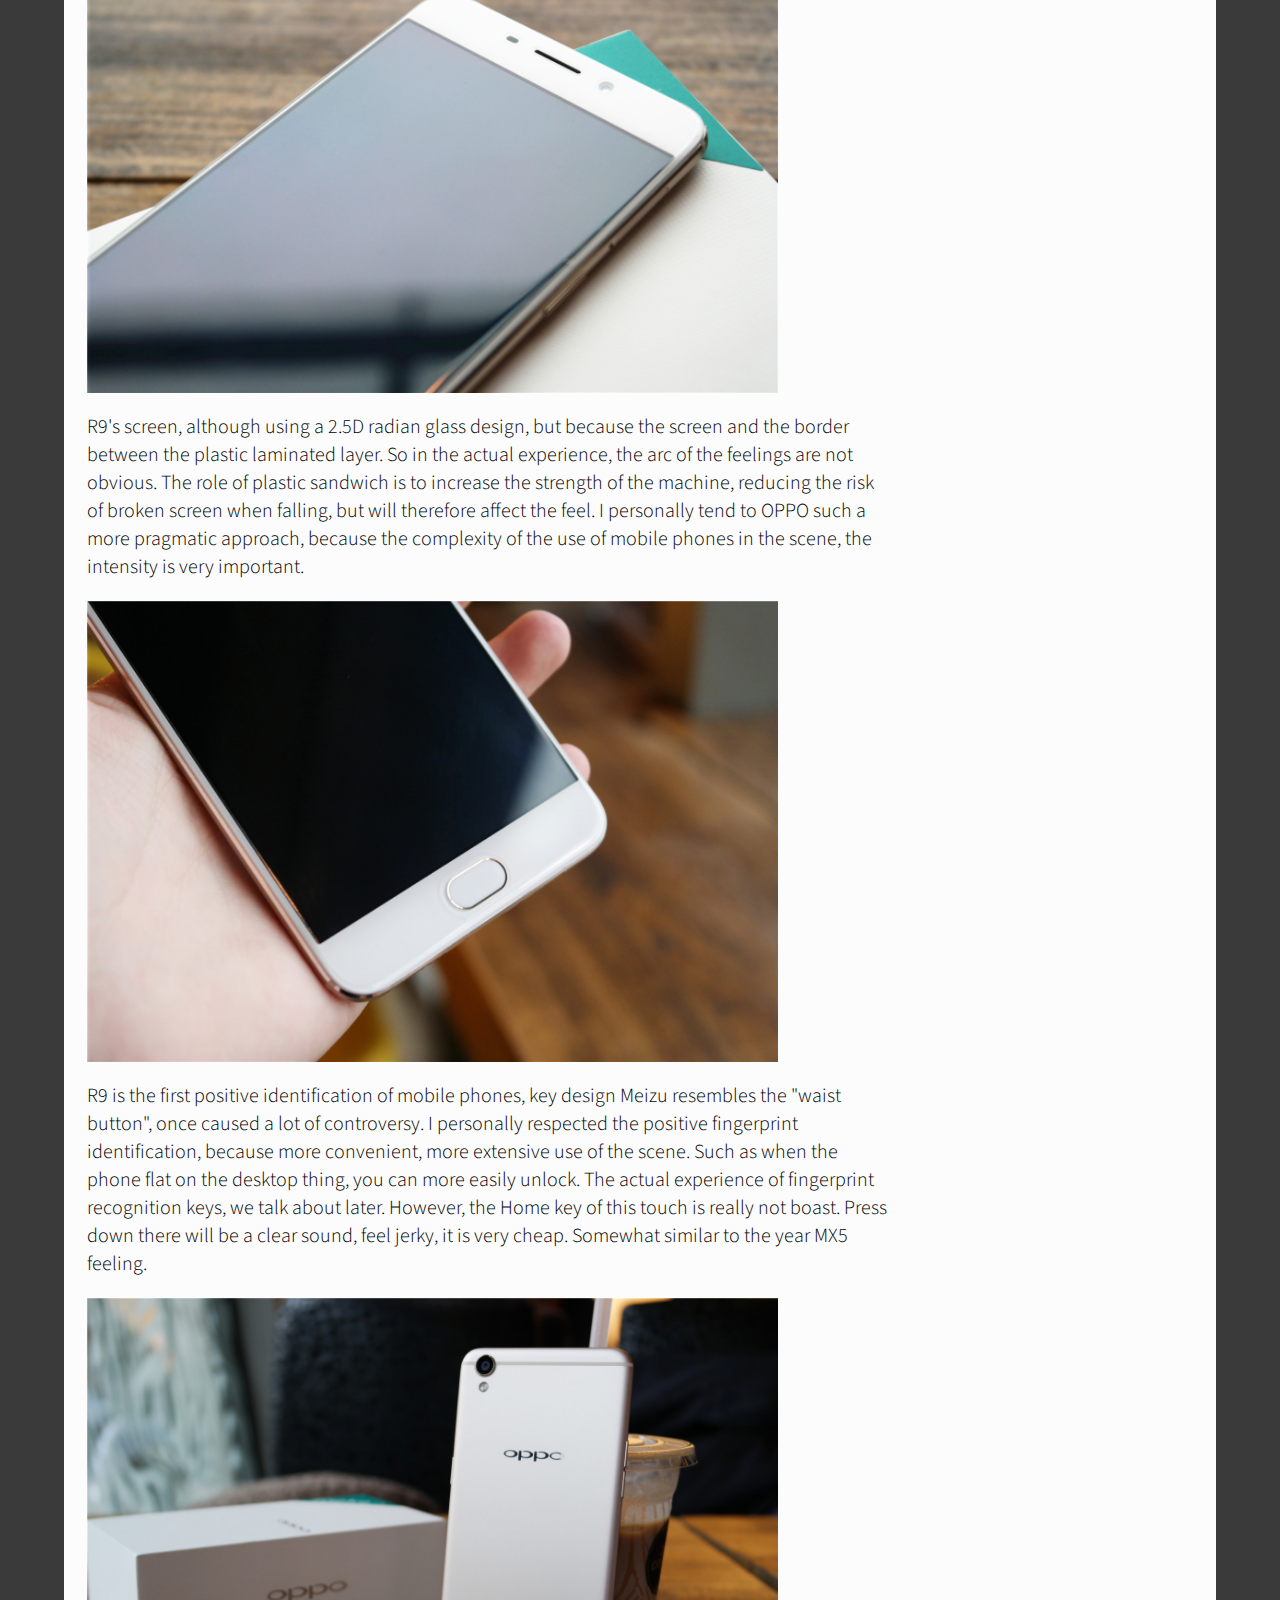
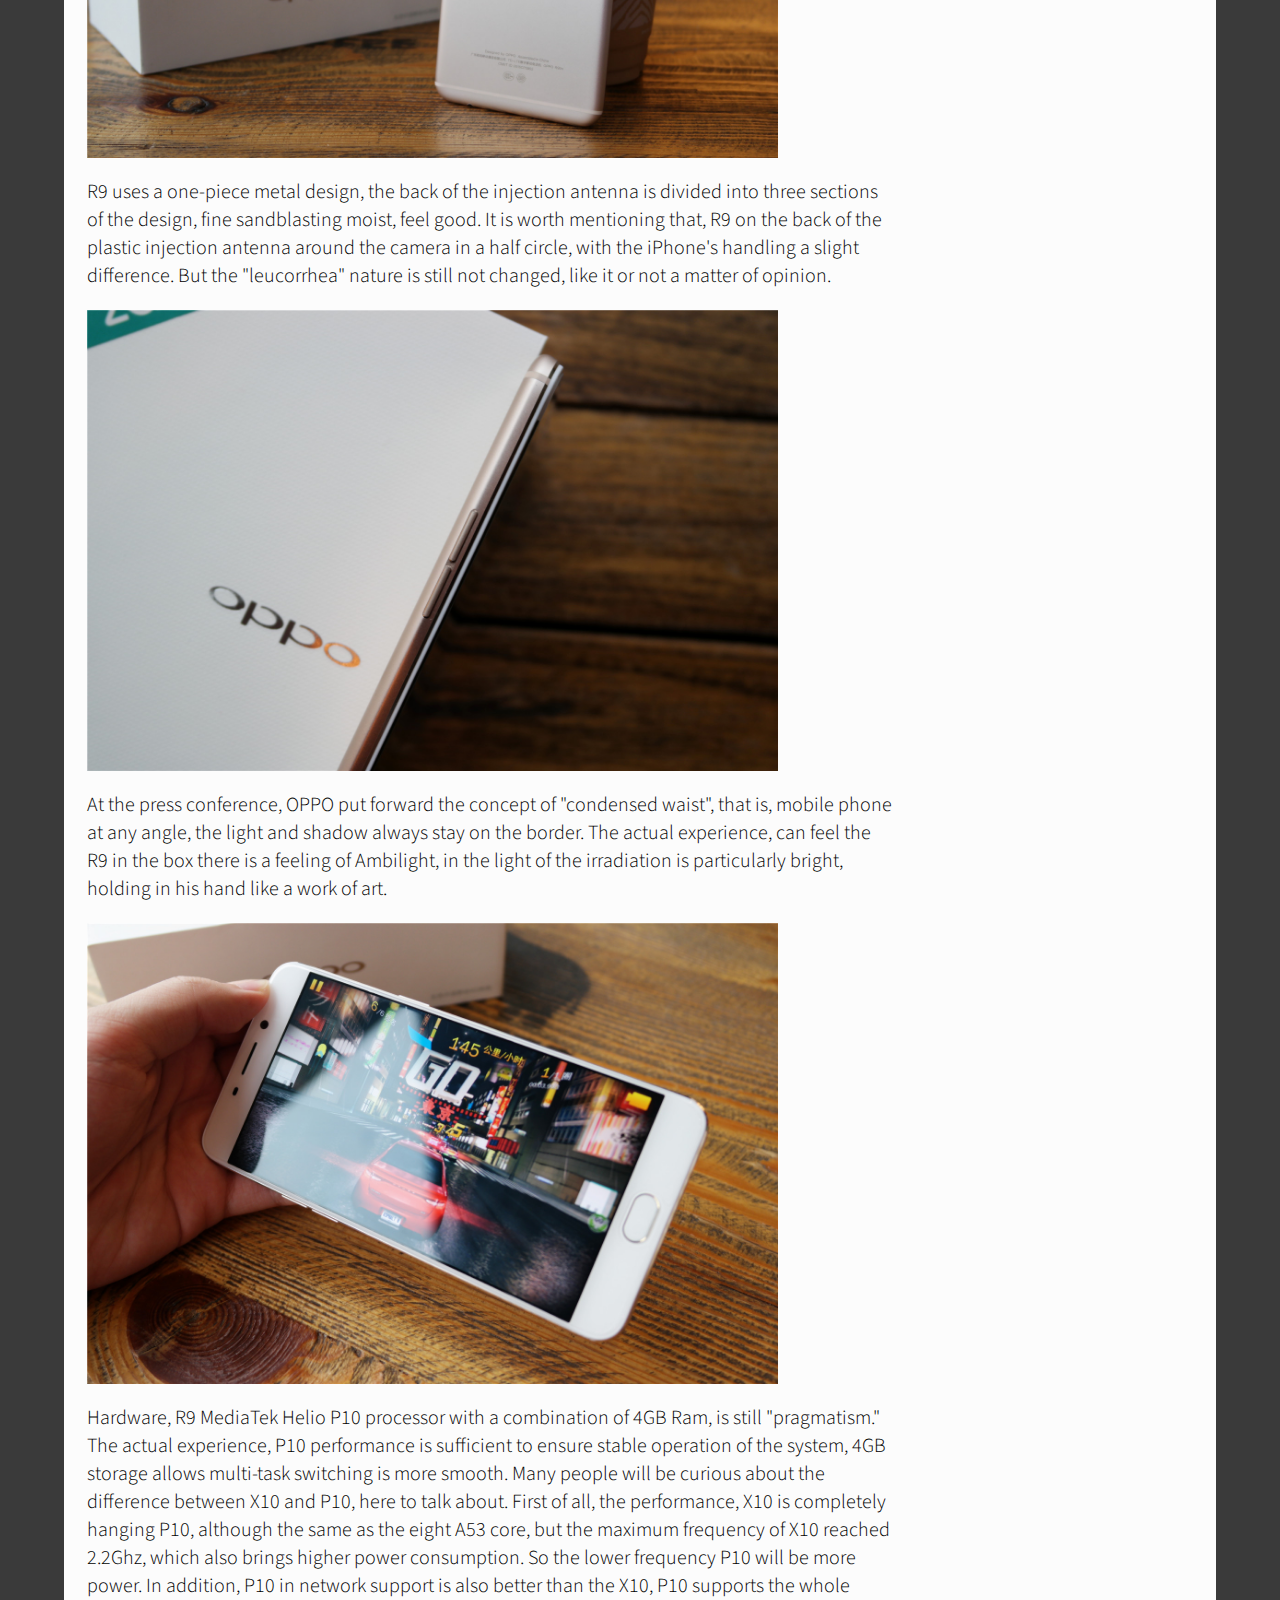
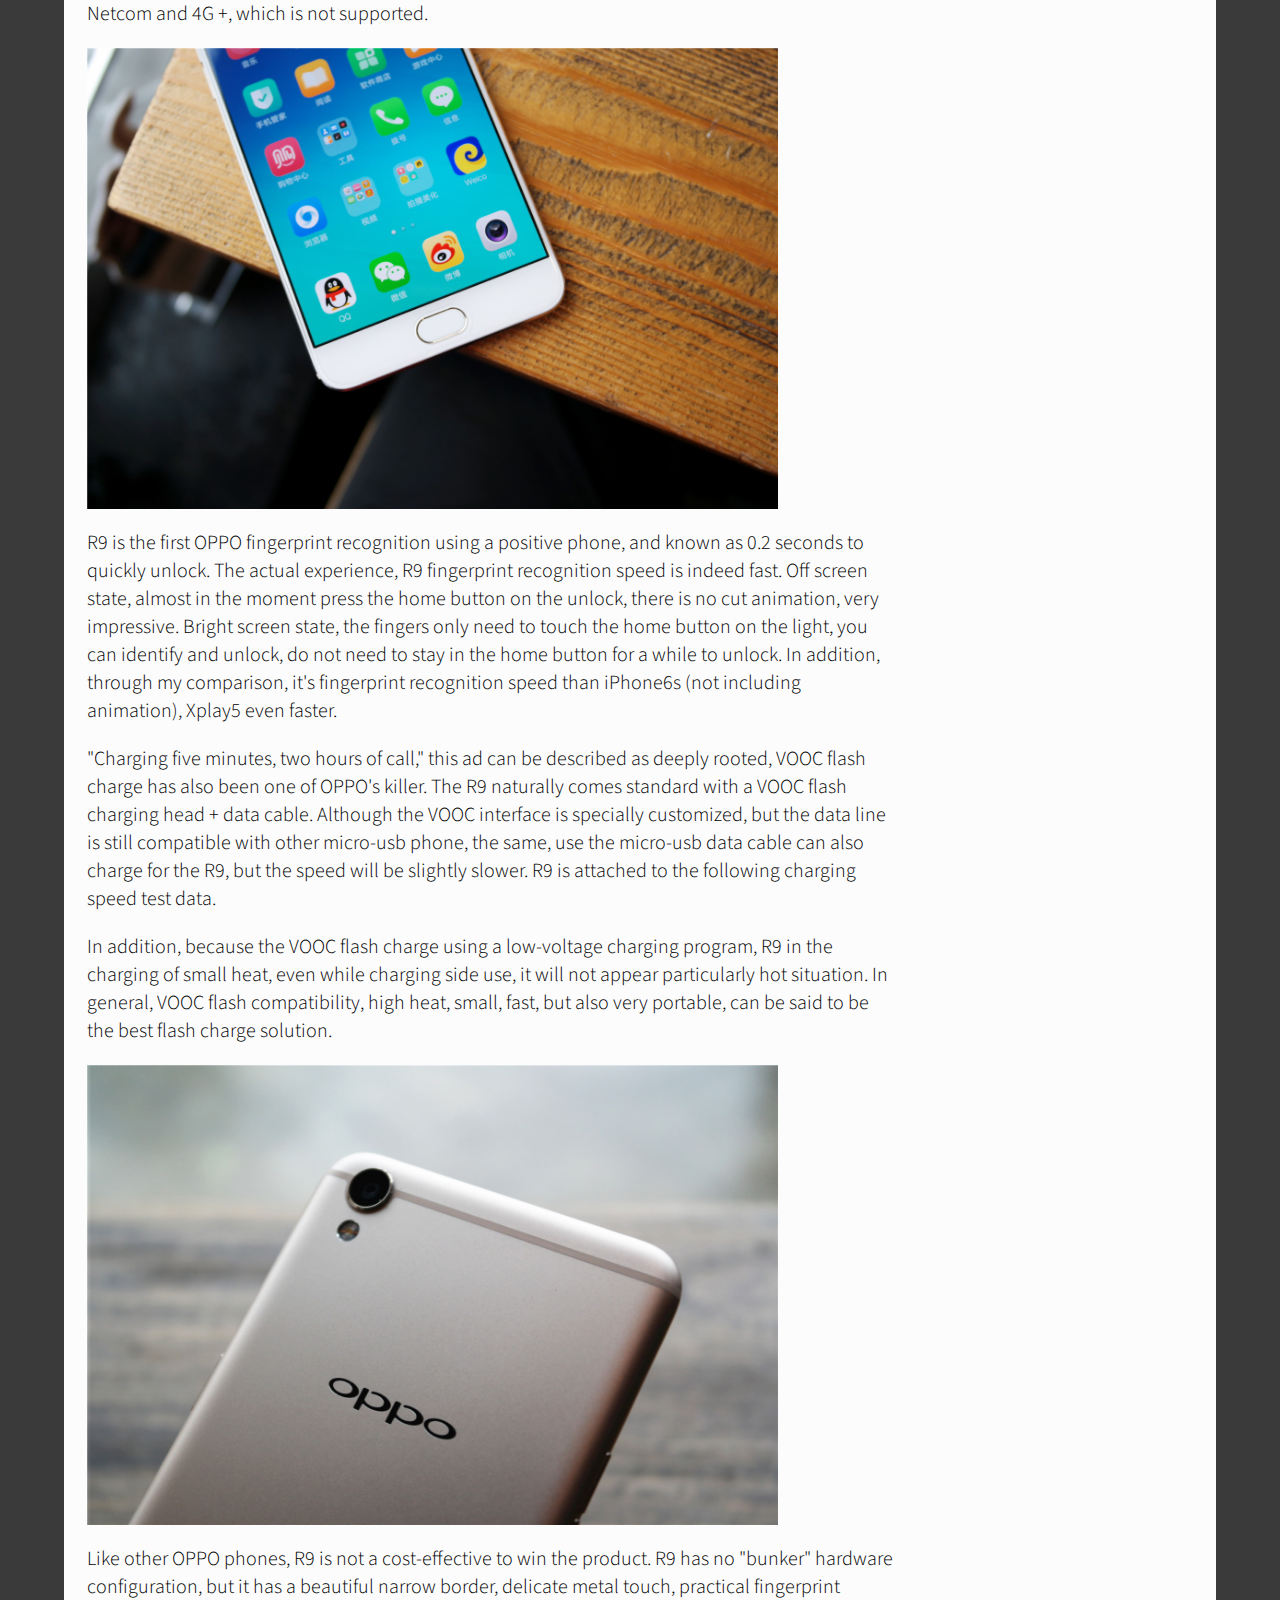
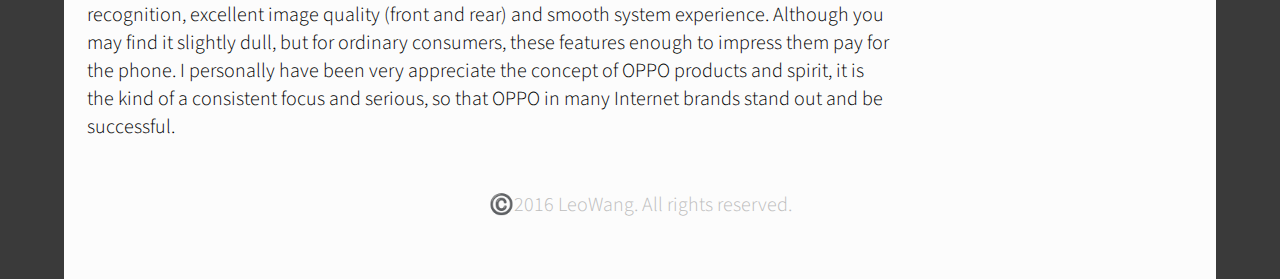
<file: oppor9.html>
<html>

<head>
    <title>OPPO R9 Review</title>
    <link rel="icon" href="image/4A850AF76F7A3FF948BAB339AC14B79C.png">
    <link href="https://fonts.googleapis.com/css?family=Source+Sans+Pro" rel="stylesheet">
    <link href="css/styles.css" type="text/css" rel="stylesheet" />
    <link href="https://fonts.googleapis.com/css?family=Lato:700" rel="stylesheet"> </head>

<body>
    <div class="smallpage">
        <div class="header">
            <h1 class="logo"><a href="index.html">LeoWang</a>
    
    </h1>
            <ul class="nav">
                <li class="navi"><a href="styleguide.html">Styleguide</a></li>
                <li class="navi"><a href="about.html">About</a></li>
                <li class="navi"><a href="review.html">Reviews</a></li>
                <li class="navi"><a href="photography.html">Photography</a></li>
            </ul>
        </div>
        <div class="review-header">
            <p class="cropimg"><img src="image/r7%20copy.jpg" alt="xplay5-crop" width="100%"></p>
            <p class="review-title">OPPO R9 Review</p>
            <p class="review-title-two">22/10/2016</p>
        </div>
        <p class="headimg"><img src="image/r7.jpg" alt="afterbreakpoint" width="100%"></p>
        <p class="title-small">OPPO R9 Review</p>
        <div class="spec-container">
            <p class="spec-img"><img src="image/xplay5-b-1.jpg" alt="spec-img" width=100%></p>
            <ul class="spec-text">
                <li>Size: 151.8X74.3X6.6mm</li>
                <li>Weight: 145g </li>
                <li>Battery: 2850mAh</li>
                <li>Screen size: 5.5 inch</li>
                <li>SOC: MT6755</li>
                <li>Camera: 1300w/1600w</li>
                <li>Resolution:1920*1080</li>
                <li>Price:$360</li>
            </ul>
        </div>
        <p class="review-main"><b>The original review is in CHINESE. This is a translated version by GOOGLE TRANSLATE.</b> <br />OPPO R7 series is undoubtedly one of the pride of OPPO, the market's sales proved its success. After R7, how to extend the success of the R series, has become a new topic OPPO. R9 as another masterpiece of the R series, whether the performance beyond the predecessor, which has inheritance and change it? After reading my share, I believe you can have your own answer.</p>
        <p class="review-pic"><img src="image/r1.jpg" width="100%"></p>
        <p class="review-main">R9 positive visual impact is certainly the most ultra-narrow frame, including the width of the black side is only 1.66mm, bright screen and interest screen as beautiful. There will not be the kind of "interest-screen picturesque, bright screen can Happy Valley" situation. OPPO mentioned at the press conference, R9 in the screen design and frame design double upgrade, only to reach the ultra-narrow border shock effect. </p>
        <p class="review-pic"><img src="image/r3.jpg" width="100%"></p>
        <p class="review-main">R9's screen, although using a 2.5D radian glass design, but because the screen and the border between the plastic laminated layer. So in the actual experience, the arc of the feelings are not obvious. The role of plastic sandwich is to increase the strength of the machine, reducing the risk of broken screen when falling, but will therefore affect the feel. I personally tend to OPPO such a more pragmatic approach, because the complexity of the use of mobile phones in the scene, the intensity is very important.</p>
        <p class="review-pic"><img src="image/r6.jpg" width="100%"></p>
        <p class="review-main">R9 is the first positive identification of mobile phones, key design Meizu resembles the "waist button", once caused a lot of controversy. I personally respected the positive fingerprint identification, because more convenient, more extensive use of the scene. Such as when the phone flat on the desktop thing, you can more easily unlock. The actual experience of fingerprint recognition keys, we talk about later. However, the Home key of this touch is really not boast. Press down there will be a clear sound, feel jerky, it is very cheap. Somewhat similar to the year MX5 feeling. </p>
        <p class="review-pic"><img src="image/r7.jpg" width="100%"></p>
        <p class="review-main">R9 uses a one-piece metal design, the back of the injection antenna is divided into three sections of the design, fine sandblasting moist, feel good. It is worth mentioning that, R9 on the back of the plastic injection antenna around the camera in a half circle, with the iPhone's handling a slight difference. But the "leucorrhea" nature is still not changed, like it or not a matter of opinion. </p>
        <p class="review-pic"><img src="image/r9.jpg" width="100%"></p>
        <p class="review-main">At the press conference, OPPO put forward the concept of "condensed waist", that is, mobile phone at any angle, the light and shadow always stay on the border. The actual experience, can feel the R9 in the box there is a feeling of Ambilight, in the light of the irradiation is particularly bright, holding in his hand like a work of art. </p>
        <p class="review-pic"><img src="image/r11.jpg" width="100%"></p>
        <p class="review-main">Hardware, R9 MediaTek Helio P10 processor with a combination of 4GB Ram, is still "pragmatism." The actual experience, P10 performance is sufficient to ensure stable operation of the system, 4GB storage allows multi-task switching is more smooth. Many people will be curious about the difference between X10 and P10, here to talk about. First of all, the performance, X10 is completely hanging P10, although the same as the eight A53 core, but the maximum frequency of X10 reached 2.2Ghz, which also brings higher power consumption. So the lower frequency P10 will be more power. In addition, P10 in network support is also better than the X10, P10 supports the whole Netcom and 4G +, which is not supported. </p>
        <p class="review-pic"><img src="image/r8.jpg" width="100%"></p>
        <p class="review-main">R9 is the first OPPO fingerprint recognition using a positive phone, and known as 0.2 seconds to quickly unlock. The actual experience, R9 fingerprint recognition speed is indeed fast. Off screen state, almost in the moment press the home button on the unlock, there is no cut animation, very impressive. Bright screen state, the fingers only need to touch the home button on the light, you can identify and unlock, do not need to stay in the home button for a while to unlock. In addition, through my comparison, it's fingerprint recognition speed than iPhone6s (not including animation), Xplay5 even faster. </p>
        <p class="review-main">"Charging five minutes, two hours of call," this ad can be described as deeply rooted, VOOC flash charge has also been one of OPPO's killer. The R9 naturally comes standard with a VOOC flash charging head + data cable. Although the VOOC interface is specially customized, but the data line is still compatible with other micro-usb phone, the same, use the micro-usb data cable can also charge for the R9, but the speed will be slightly slower. R9 is attached to the following charging speed test data. </p>
        <p class="review-main">In addition, because the VOOC flash charge using a low-voltage charging program, R9 in the charging of small heat, even while charging side use, it will not appear particularly hot situation. In general, VOOC flash compatibility, high heat, small, fast, but also very portable, can be said to be the best flash charge solution. </p>
        <p class="review-pic"><img src="image/r5.jpg" width="100%"></p>
        <p class="review-main">Like other OPPO phones, R9 is not a cost-effective to win the product. R9 has no "bunker" hardware configuration, but it has a beautiful narrow border, delicate metal touch, practical fingerprint recognition, excellent image quality (front and rear) and smooth system experience. Although you may find it slightly dull, but for ordinary consumers, these features enough to impress them pay for the phone. I personally have been very appreciate the concept of OPPO products and spirit, it is the kind of a consistent focus and serious, so that OPPO in many Internet brands stand out and be successful.</p>
        <div class="footer">
            <p class="rights">©️2016 LeoWang. All rights reserved.</p>
        </div>
    </div>
</body>

</html>
</file>
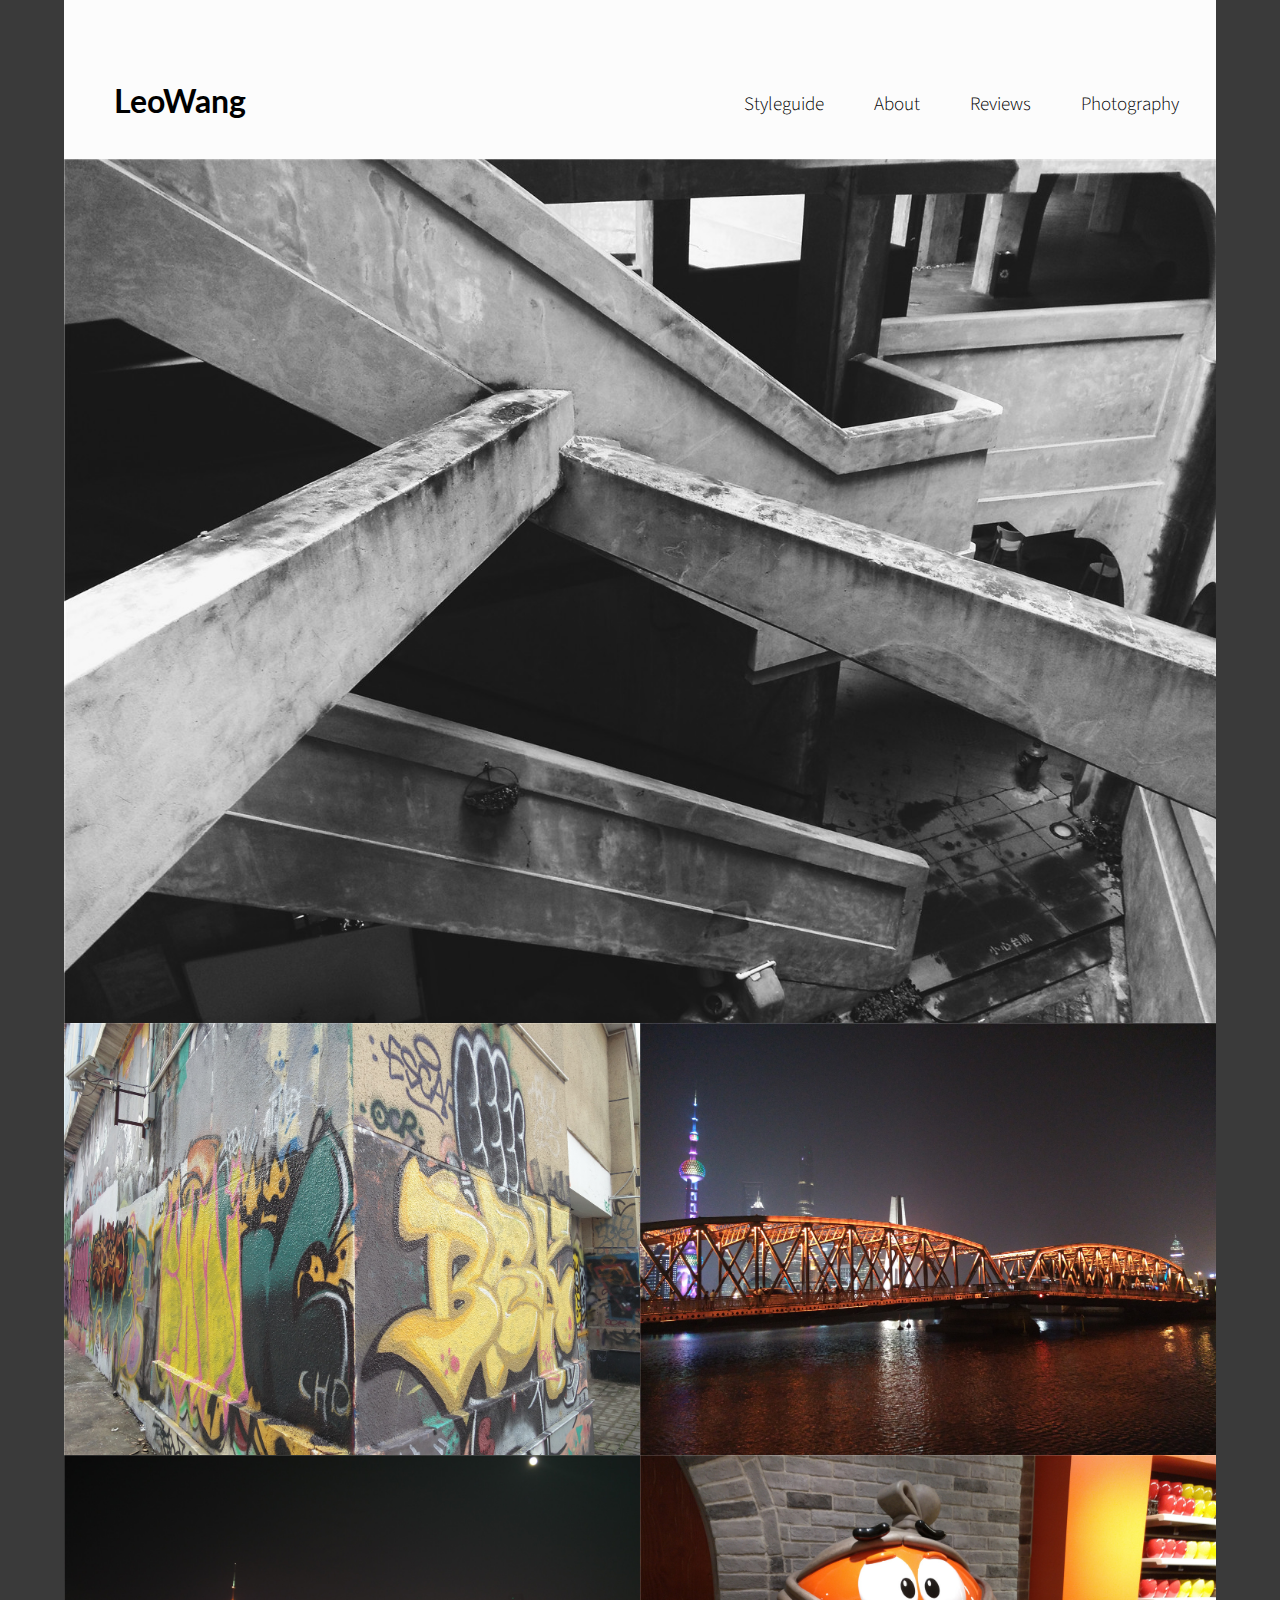
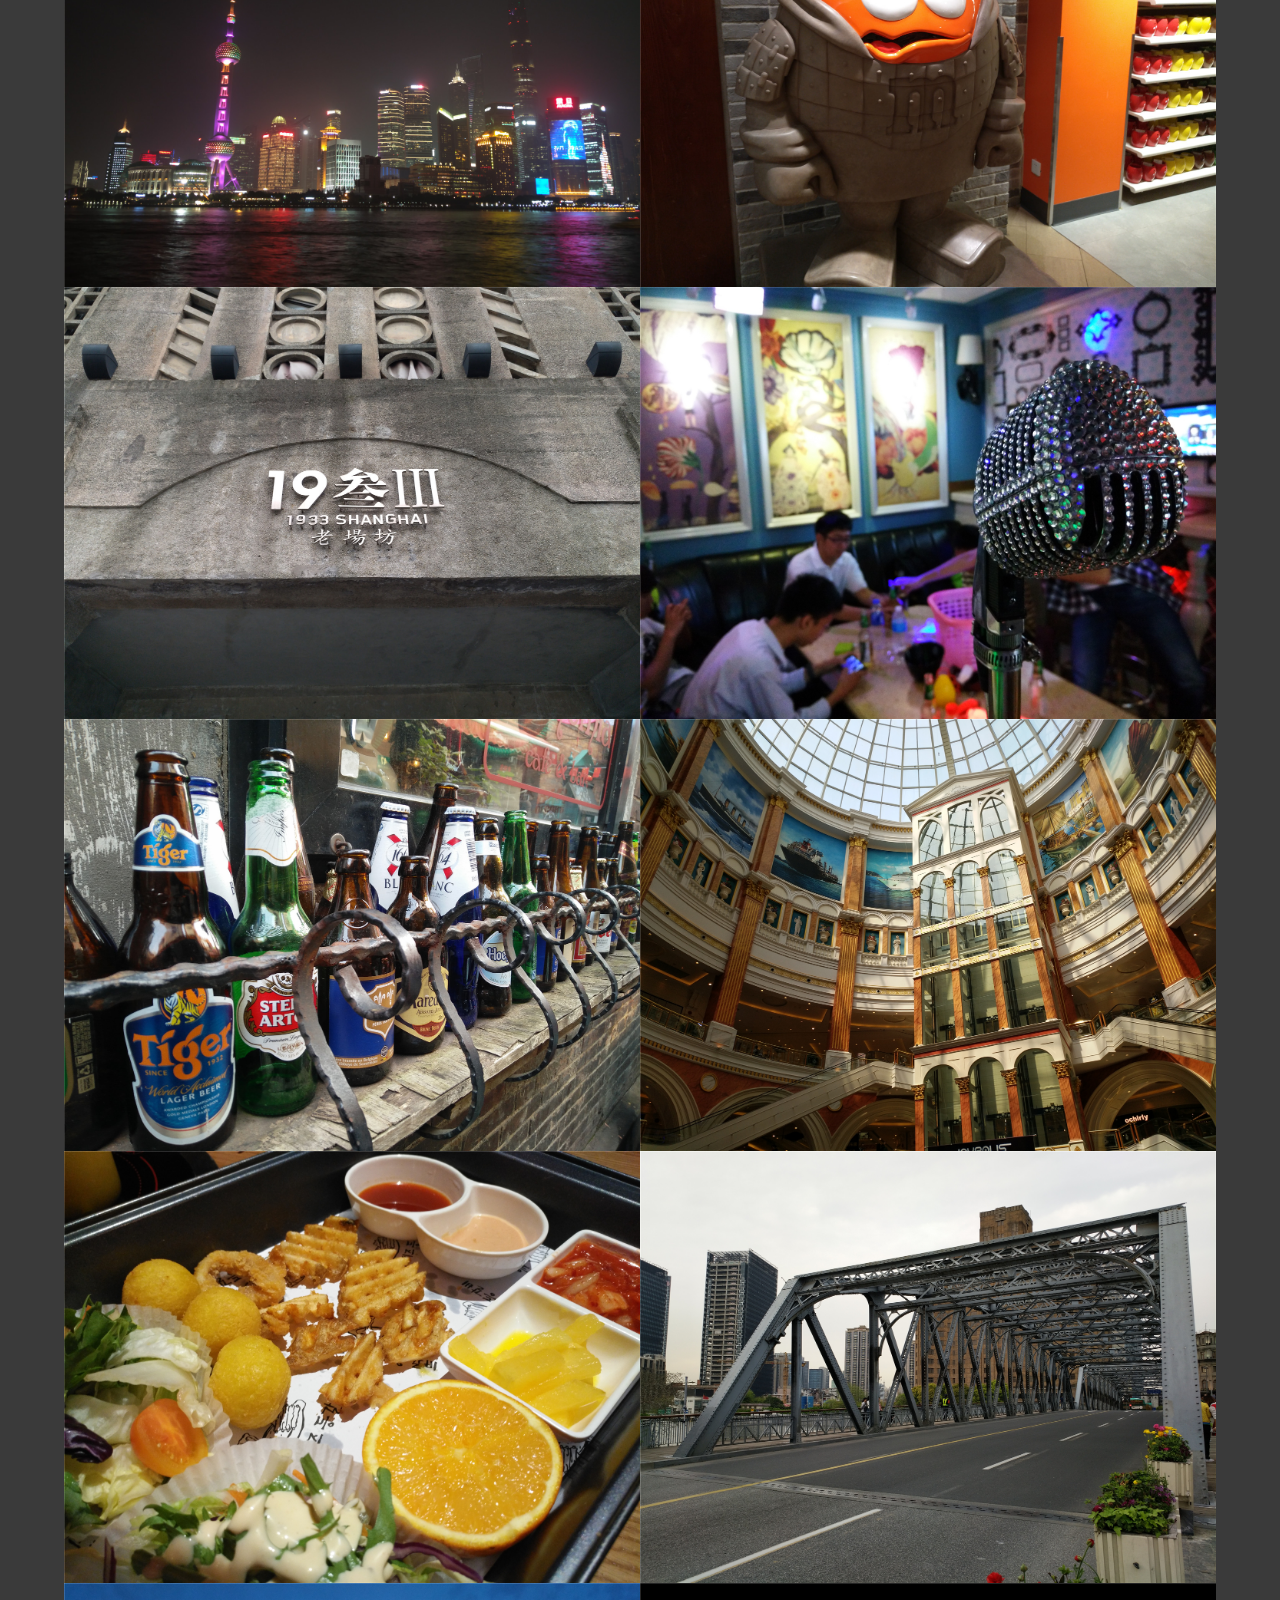
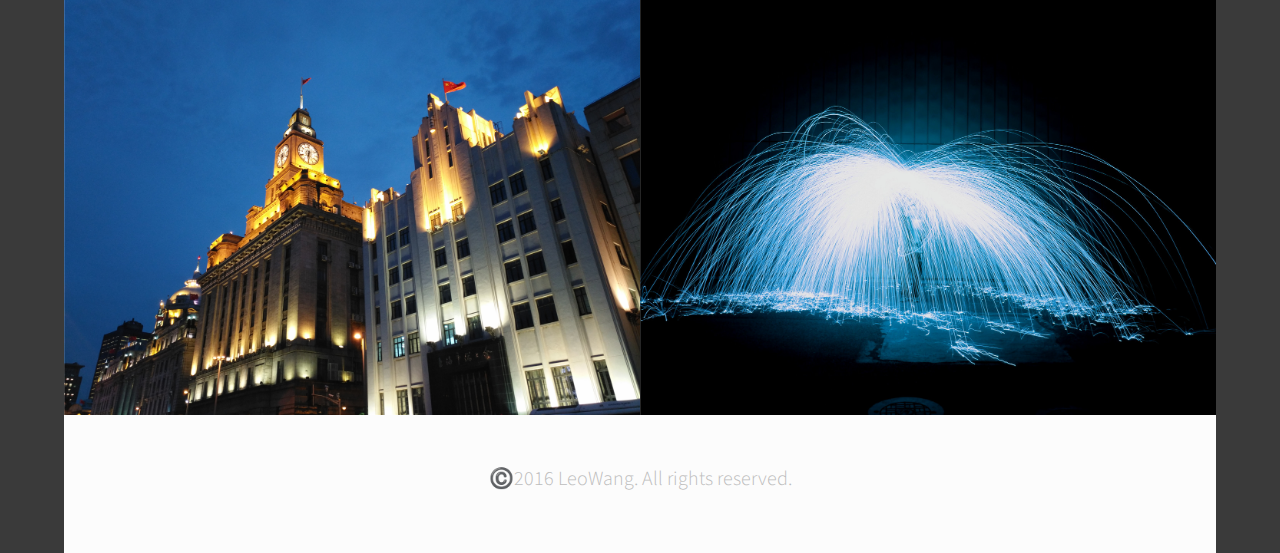
<file: photography.html>
<html>

<head>
    <title>Photography</title>
    <link rel="icon" href="image/4A850AF76F7A3FF948BAB339AC14B79C.png">
    <link href="https://fonts.googleapis.com/css?family=Source+Sans+Pro" rel="stylesheet">
    <link href="css/styles.css" type="text/css" rel="stylesheet" />
    <link href="https://fonts.googleapis.com/css?family=Lato:700" rel="stylesheet"> </head>

<body>
    <div class="smallpage">
        <div class="header">
            <h1 class="logo"><a href="index.html">LeoWang</a>
    
    </h1>
            <ul class="nav">
                <li class="navi"><a href="styleguide.html">Styleguide</a></li>
                <li class="navi"><a href="about.html">About</a></li>
                <li class="navi"><a href="review.html">Reviews</a></li>
                <li class="navi"><a href="photography.html">Photography</a></li>
            </ul>
        </div>
        <p class="pic1"><img src="image/2015-03-29%2009.34.19%201.jpg" width="100%"></p>
        <div class="photo-container">
            <p class="pic2"><img src="image/IMG_20151006_134402.jpg" width="100%"></p>
            <p class="pic3"><img src="image/IMG_20151026_183837.jpg" width="100%"></p>
            <p class="pic4"><img src="image/IMG_20151026_192941.jpg" width="100%"></p>
            <p class="pic5"><img src="image/IMG_20160602_101758.jpg" width="100%"></p>
            <p class="pic6"><img src="image/IMG_20160602_175928_1.jpg" width="100%"></p>
            <p class="pic7"><img src="image/IMG_20140619_135916.jpg" width="100%"></p>
            <p class="pic8"><img src="image/IMG_20151130_125143.jpg" width="100%"></p>
            <p class="pic9"><img src="image/IMG_20160327_125808.jpg" width="100%"></p>
            <p class="pic10"><img src="image/IMG_20160404_130414.jpg" width="100%"></p>
            <p class="pic11"><img src="image/IMG_20160408_173210.jpg" width="100%"></p>
            <p class="pic12"><img src="image/IMG_20160408_182952.jpg" width="100%"></p>
            <p class="pic13"><img src="image/IMG_20160410_214457.jpg" width="100%"></p>
        </div>
        <div class="footer">
            <p class="rights">©️2016 LeoWang. All rights reserved.</p>
        </div>
    </div>
</body>

</html>
</file>
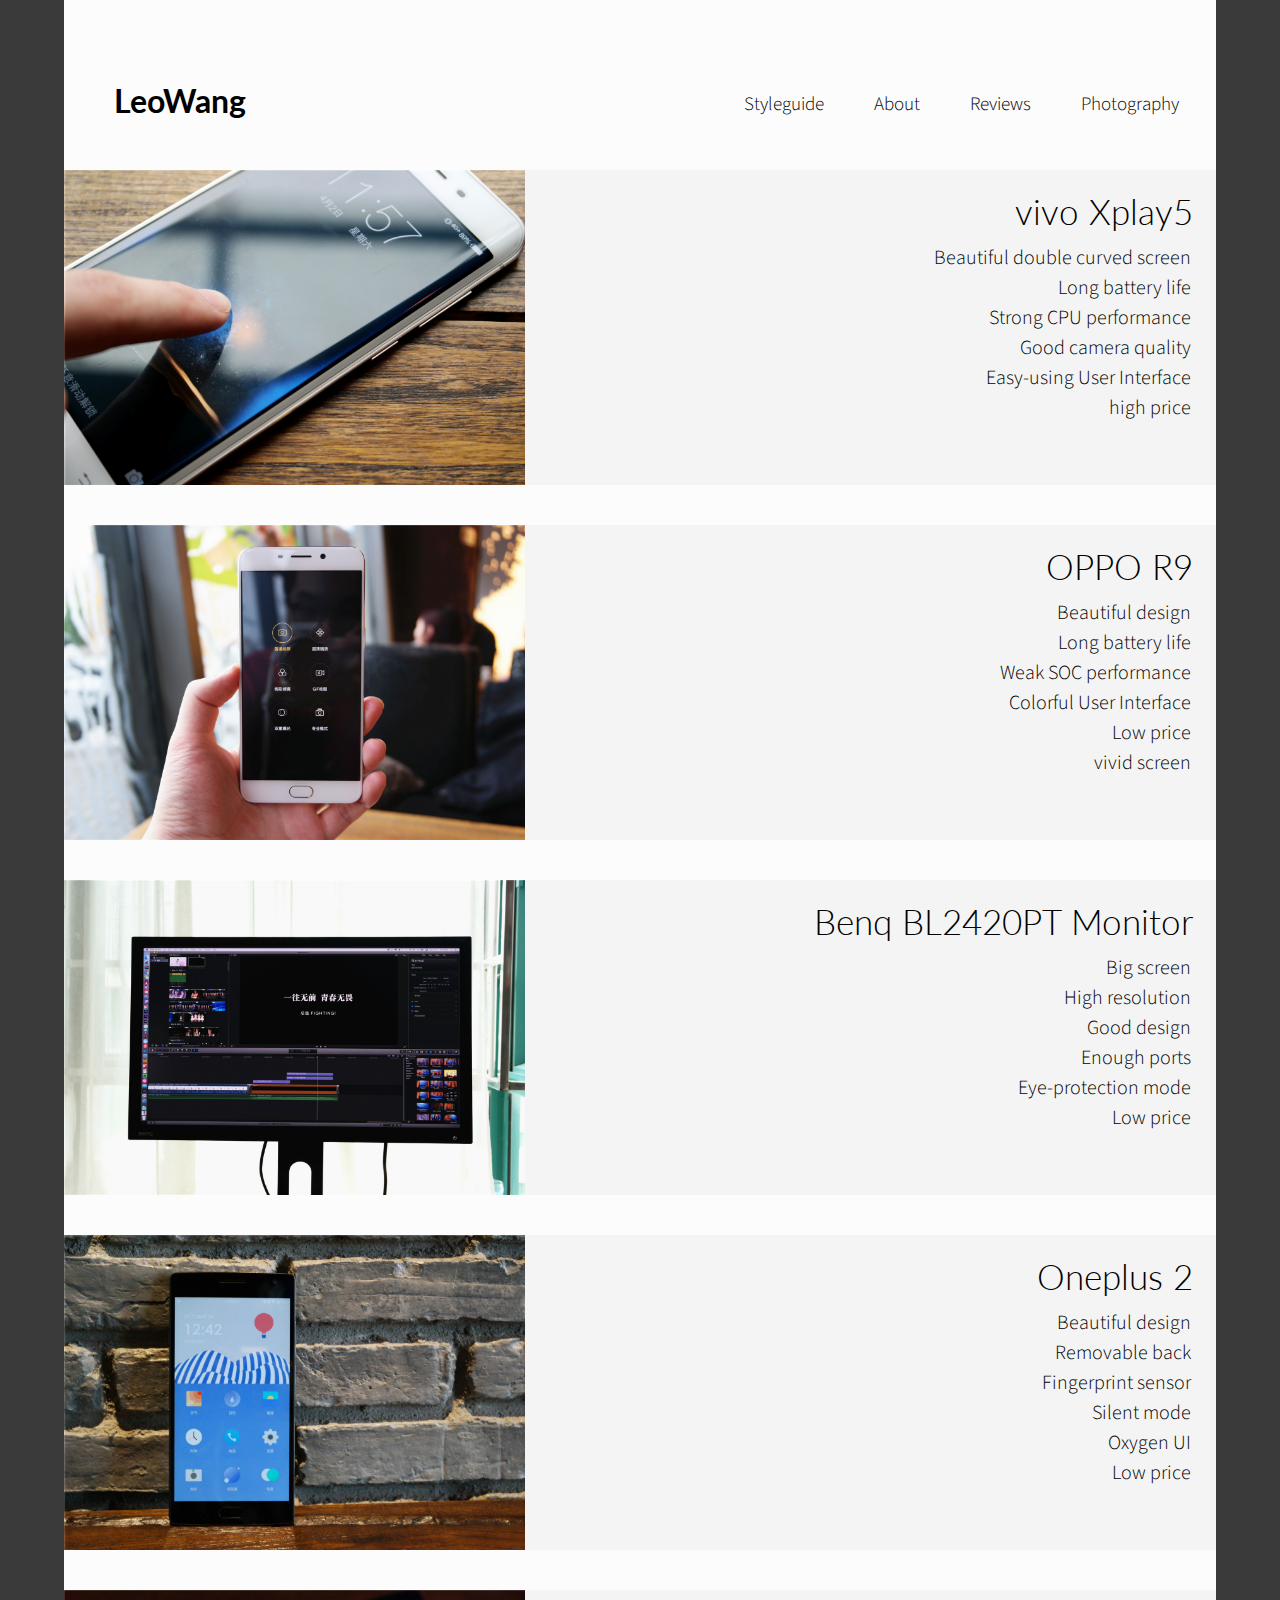
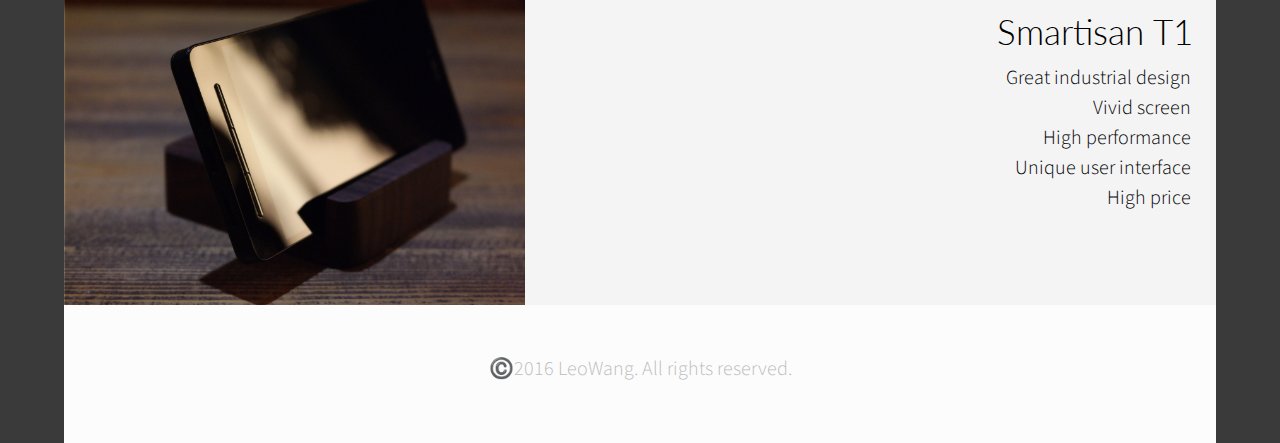
<file: review.html>
<html>

<head>
    <title>Reviews</title>
    <link rel="icon" href="image/4A850AF76F7A3FF948BAB339AC14B79C.png">
    <link href="https://fonts.googleapis.com/css?family=Source+Sans+Pro" rel="stylesheet">
    <link href="css/styles.css" type="text/css" rel="stylesheet" />
    <link href="https://fonts.googleapis.com/css?family=Lato:700" rel="stylesheet"> </head>

<body>
    <div class="smallpage">
        <div class="header">
            <h1 class="logo"><a href="index.html">LeoWang</a>
    
    </h1>
            <ul class="nav">
                <li class="navi"><a href="styleguide.html">Styleguide</a></li>
                <li class="navi"><a href="about.html">About</a></li>
                <li class="navi"><a href="review.html">Reviews</a></li>
                <li class="navi"><a href="photography.html">Photography</a></li>
            </ul>
        </div>
        <div class="preview-container">
            <a class="smallpic" href="xplay5.html"><img src="image/SAM_5284_%E5%89%AF%E6%9C%AC.jpg" alt="xp5"   height="100%" /> </a>
            <a class="title" href="xplay5.html">vivo Xplay5</a>
            <div class="feature">
                <p class="point">Beautiful double curved screen</p>
                <p class="point">Long battery life</p>
                <p class="point">Strong CPU performance</p>
                <p class="point">Good camera quality</p>
                <p class="point">Easy-using User Interface</p>
                <p class="point">high price</p>
            </div>
        </div>
        <div class="preview-container-bottom">
            <a class="smallpic" href="oppor9.html"><img src="image/SAM_5639_%E5%89%AF%E6%9C%AC.jpg" alt="OPPO"   height="100%" /> </a>
            <a class="title" href="oppor9.html">OPPO R9</a>
            <div class="feature">
                <p class="point">Beautiful design</p>
                <p class="point">Long battery life</p>
                <p class="point">Weak SOC performance</p>
                <p class="point">Colorful User Interface</p>
                <p class="point">Low price</p>
                <p class="point">vivid screen</p>
            </div>
        </div>
        <div class="preview-container-bottom">
            <a class="smallpic" href="benq.html"><img src="image/SAM_6668_%E5%89%AF%E6%9C%AC.jpg" alt="benq"   height="100%" /> </a>
            <a class="title" href="benq.html">Benq BL2420PT Monitor</a>
            <div class="feature">
                <p class="point">Big screen</p>
                <p class="point">High resolution</p>
                <p class="point">Good design</p>
                <p class="point">Enough ports</p>
                <p class="point">Eye-protection mode</p>
                <p class="point">Low price</p>
            </div>
        </div>
        <div class="preview-container-bottom">
            <a class="smallpic" href="oneplus.html"><img src="image/SAM_2653.jpg" alt="oneplus2"   height="100%" /> </a>
            <a class="title" href="oneplus.html">Oneplus 2</a>
            <div class="feature">
                <p class="point">Beautiful design</p>
                <p class="point">Removable back</p>
                <p class="point">Fingerprint sensor</p>
                <p class="point">Silent mode</p>
                <p class="point">Oxygen UI</p>
                <p class="point">Low price</p>
            </div>
        </div>
        <div class="preview-container-bottom">
            <a class="smallpic" href="smartisan.html"><img src="image/SAM_1596.jpg" alt="smartisan"   height="100%" /> </a>
            <a class="title" href="smartisan.html">Smartisan T1</a>
            <div class="feature">
                <p class="point">Great industrial design</p>
                <p class="point">Vivid screen</p>
                <p class="point">High performance</p>
                <p class="point">Unique user interface</p>
                <p class="point">High price</p>
            </div>
        </div>
        <div class="footer">
            <p class="rights">©️2016 LeoWang. All rights reserved.</p>
        </div>
    </div>
</body>

</html>
</file>
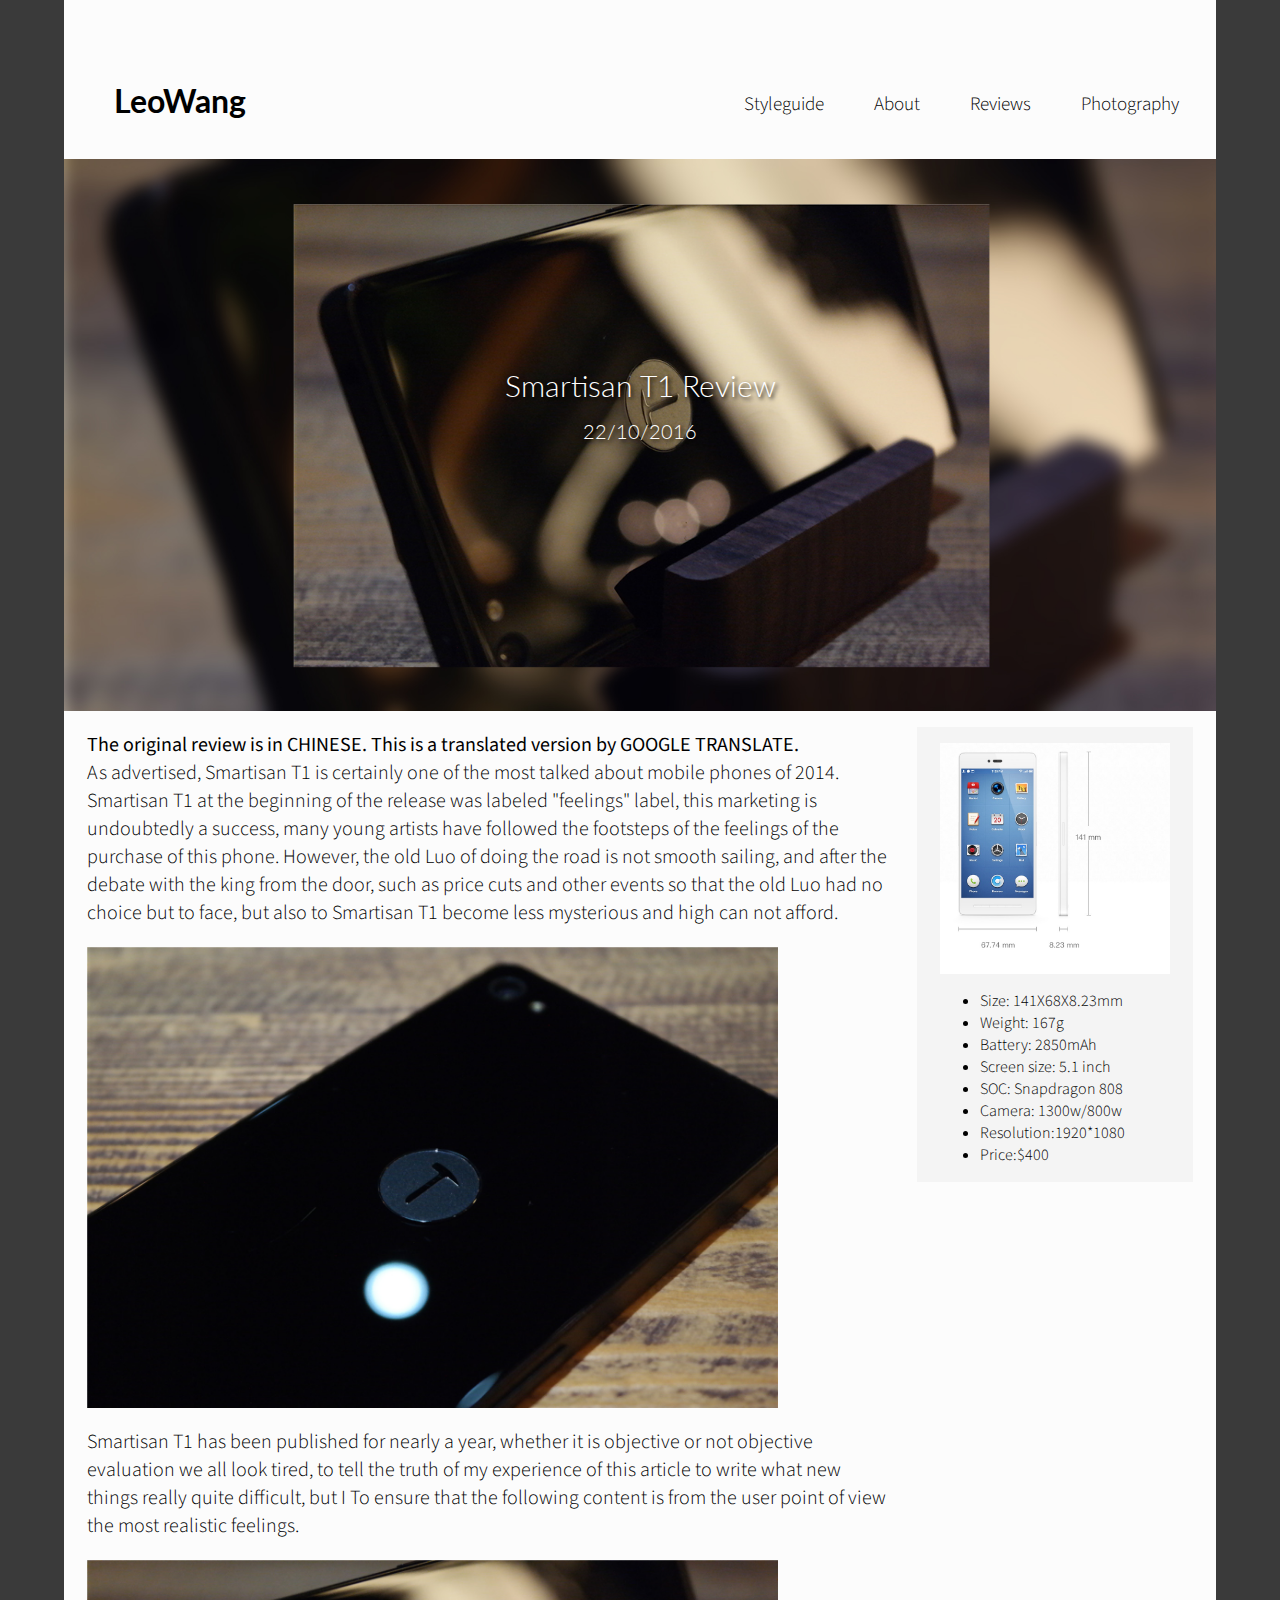
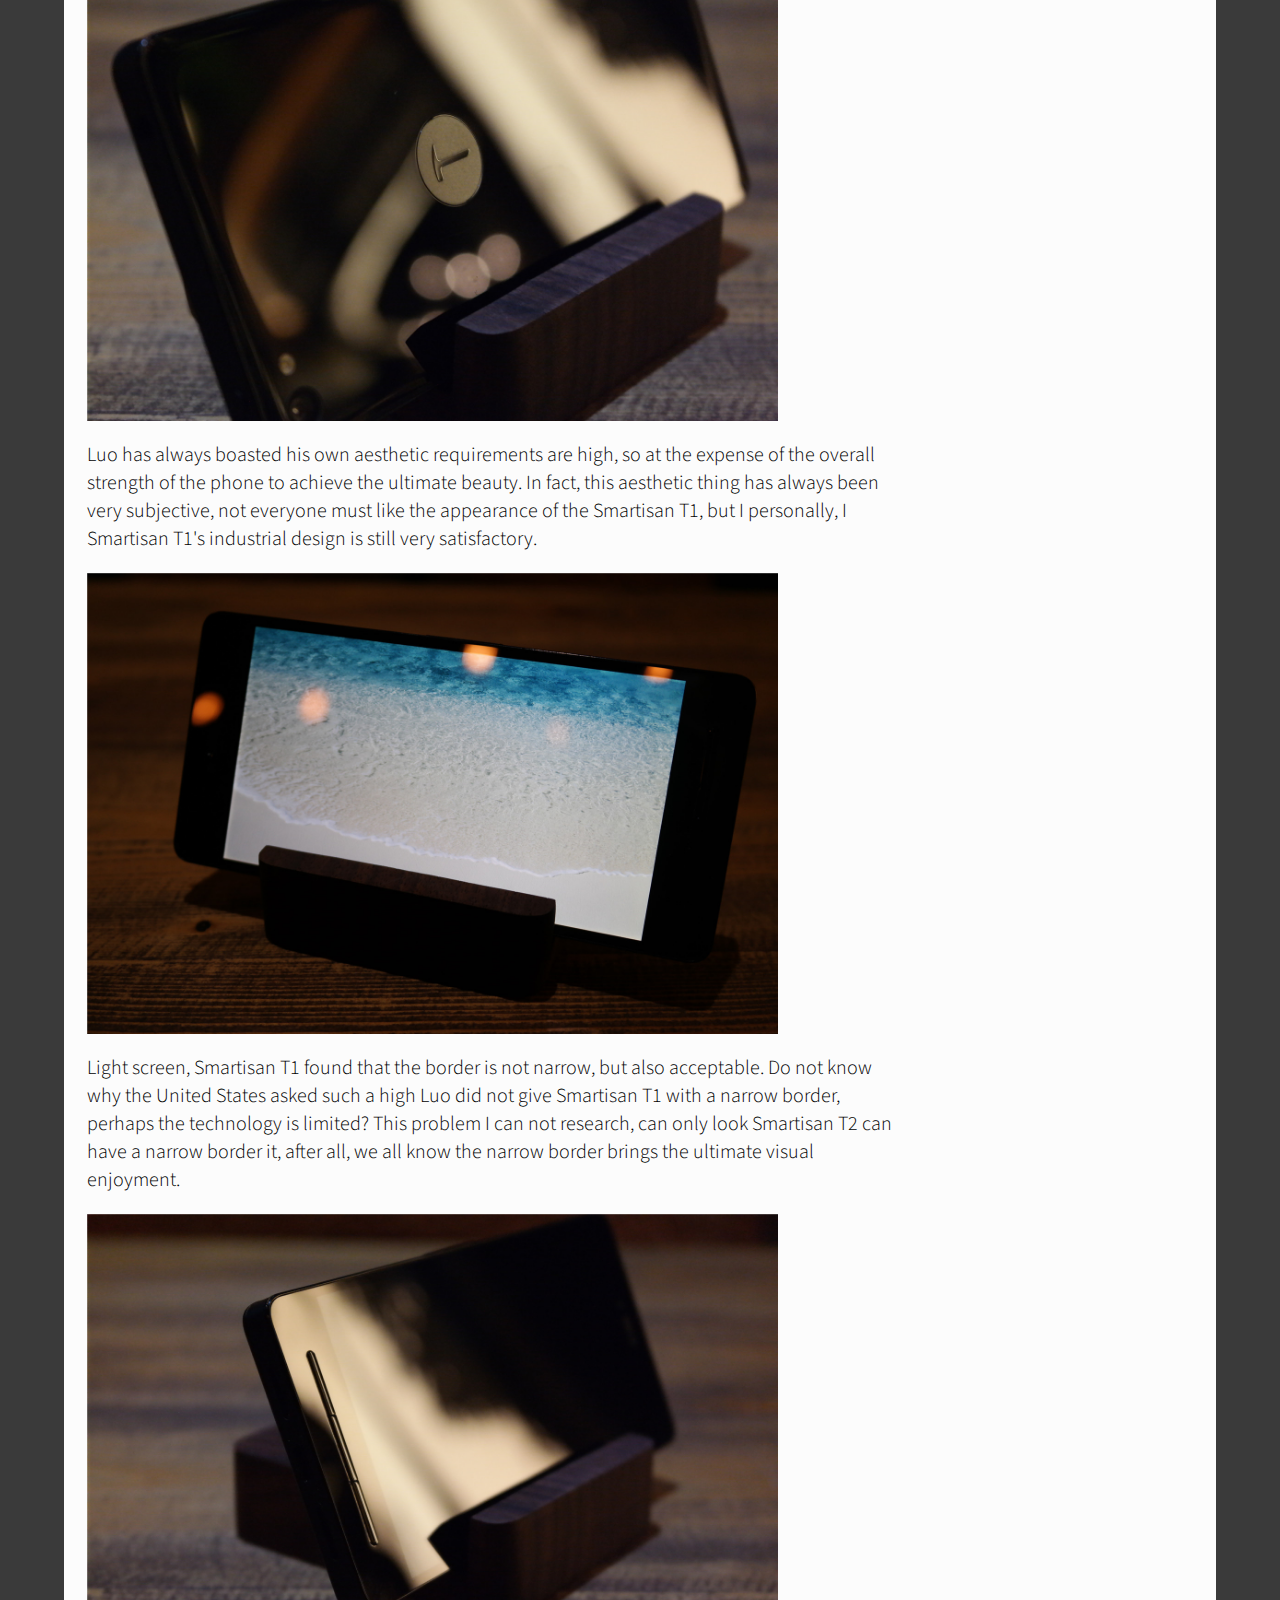
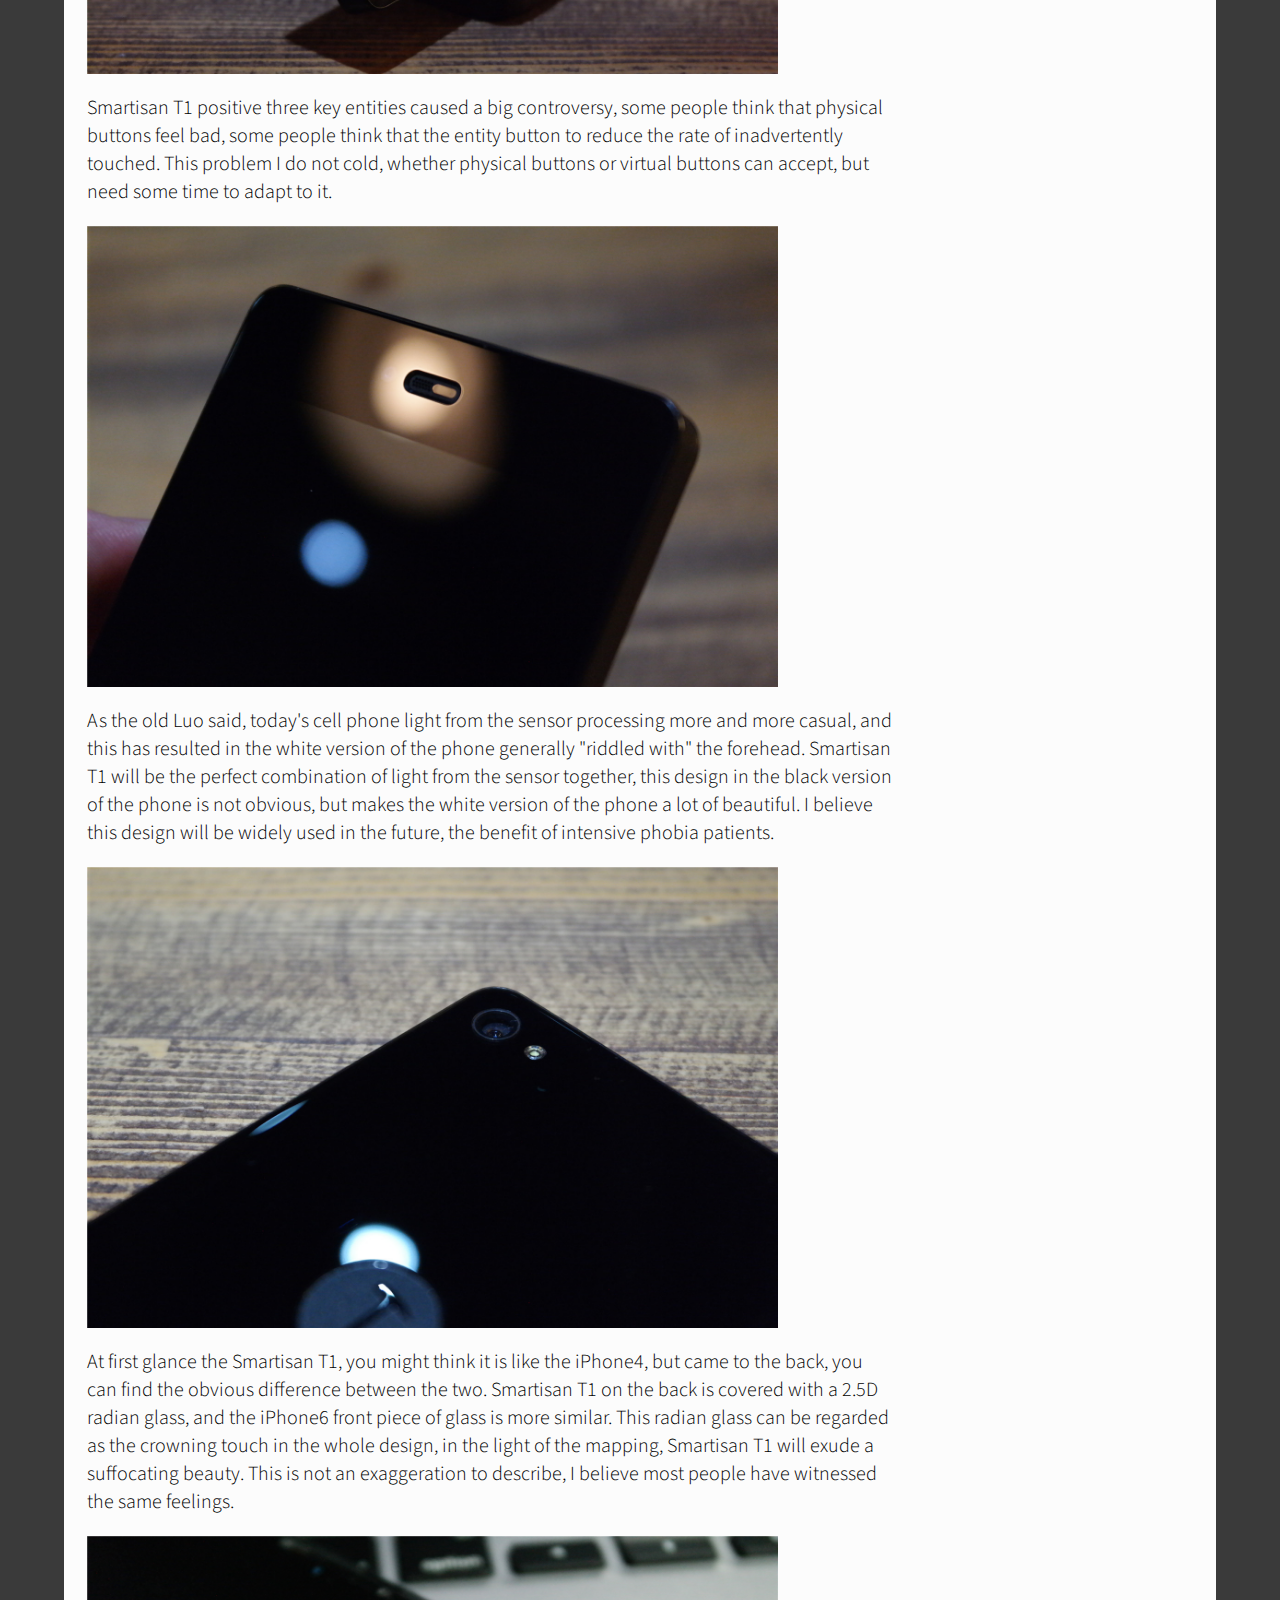
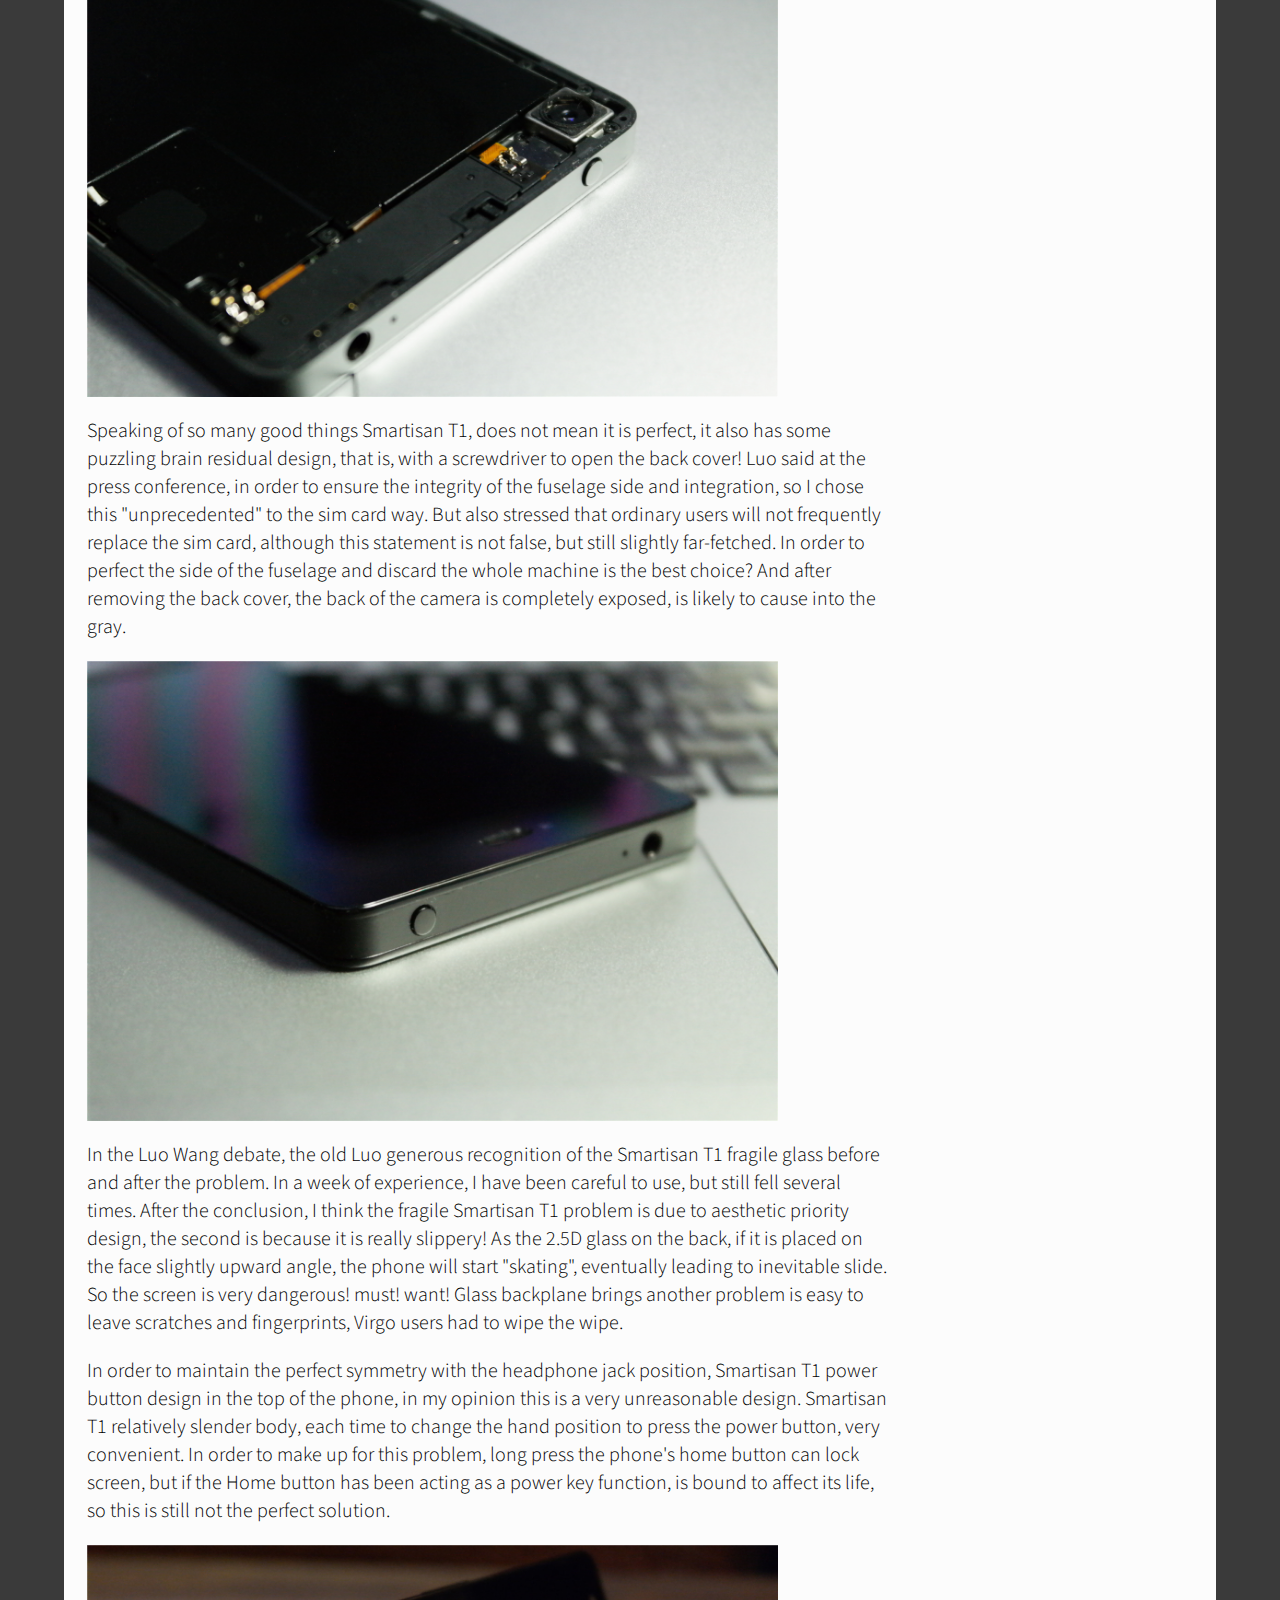
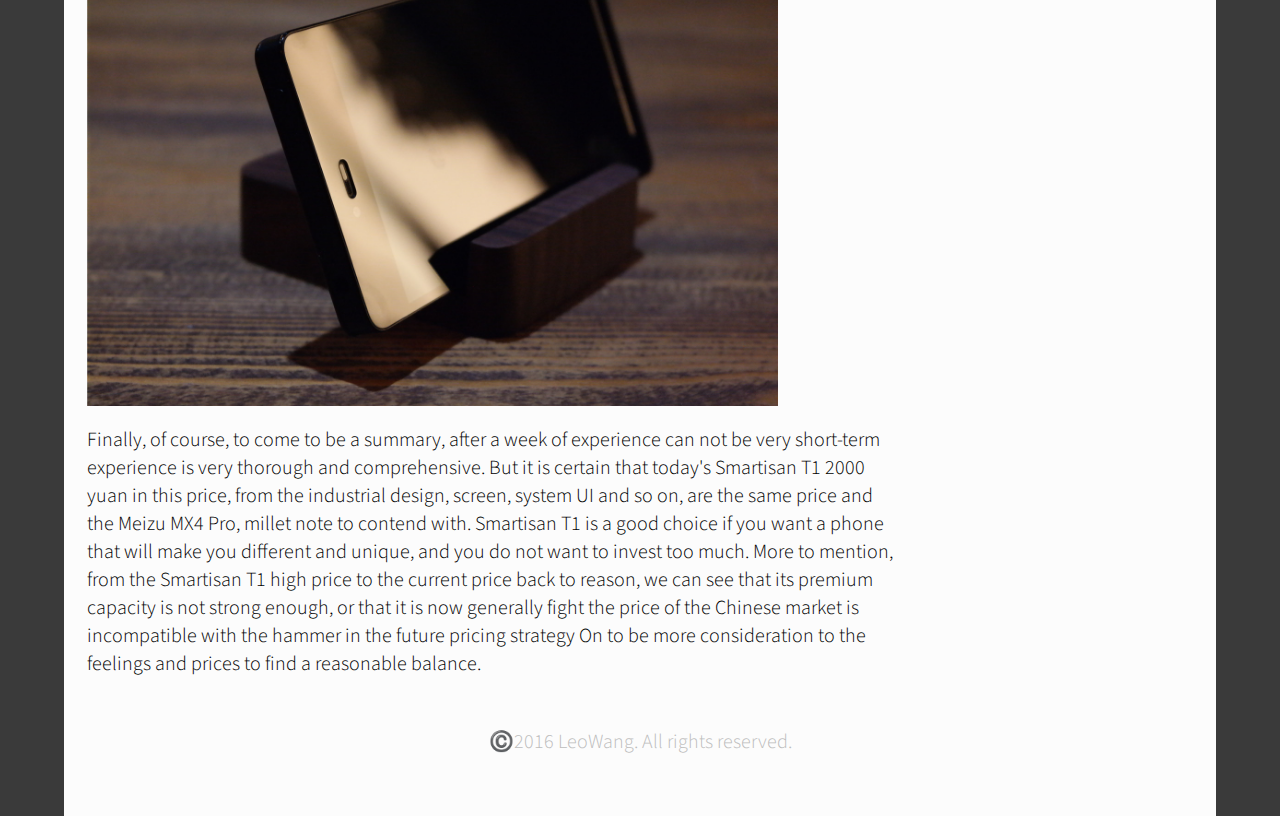
<file: smartisan.html>
<html>

<head>
    <title>Smartisan T1 Review</title>
    <link rel="icon" href="image/4A850AF76F7A3FF948BAB339AC14B79C.png">
    <link href="https://fonts.googleapis.com/css?family=Source+Sans+Pro" rel="stylesheet">
    <link href="css/styles.css" type="text/css" rel="stylesheet" />
    <link href="https://fonts.googleapis.com/css?family=Lato:700" rel="stylesheet"> </head>

<body>
    <div class="smallpage">
        <div class="header">
            <h1 class="logo"><a href="index.html">LeoWang</a>
    
    </h1>
            <ul class="nav">
                <li class="navi"><a href="styleguide.html">Styleguide</a></li>
                <li class="navi"><a href="about.html">About</a></li>
                <li class="navi"><a href="review.html">Reviews</a></li>
                <li class="navi"><a href="photography.html">Photography</a></li>
            </ul>
        </div>
        <div class="review-header">
            <p class="cropimg"><img src="image/t6%20copy.jpg" alt="xplay5-crop" width="100%"></p>
            <p class="review-title">Smartisan T1 Review</p>
            <p class="review-title-two">22/10/2016</p>
        </div>
        <p class="headimg"><img src="image/t6.jpg" alt="afterbreakpoint" width="100%"></p>
        <p class="title-small">Smartisan T1 Review</p>
        <div class="spec-container">
            <p class="spec-img"><img src="image/sm-small.jpg" alt="spec-img" width=100%></p>
            <ul class="spec-text">
                <li>Size: 141X68X8.23mm</li>
                <li>Weight: 167g </li>
                <li>Battery: 2850mAh</li>
                <li>Screen size: 5.1 inch</li>
                <li>SOC: Snapdragon 808</li>
                <li>Camera: 1300w/800w</li>
                <li>Resolution:1920*1080</li>
                <li>Price:$400</li>
            </ul>
        </div>
        <p class="review-main"><b>The original review is in CHINESE. This is a translated version by GOOGLE TRANSLATE.</b> <br />As advertised, Smartisan T1 is certainly one of the most talked about mobile phones of 2014. Smartisan T1 at the beginning of the release was labeled "feelings" label, this marketing is undoubtedly a success, many young artists have followed the footsteps of the feelings of the purchase of this phone. However, the old Luo of doing the road is not smooth sailing, and after the debate with the king from the door, such as price cuts and other events so that the old Luo had no choice but to face, but also to Smartisan T1 become less mysterious and high can not afford.</p>
        <p class="review-pic"><img src="image/t5.jpg" width="100%"></p>
        <p class="review-main">Smartisan T1 has been published for nearly a year, whether it is objective or not objective evaluation we all look tired, to tell the truth of my experience of this article to write what new things really quite difficult, but I To ensure that the following content is from the user point of view the most realistic feelings.</p>
        <p class="review-pic"><img src="image/t6.jpg" width="100%"></p>
        <p class="review-main">Luo has always boasted his own aesthetic requirements are high, so at the expense of the overall strength of the phone to achieve the ultimate beauty. In fact, this aesthetic thing has always been very subjective, not everyone must like the appearance of the Smartisan T1, but I personally, I Smartisan T1's industrial design is still very satisfactory.</p>
        <p class="review-pic"><img src="image/t9.jpg" width="100%"></p>
        <p class="review-main">Light screen, Smartisan T1 found that the border is not narrow, but also acceptable. Do not know why the United States asked such a high Luo did not give Smartisan T1 with a narrow border, perhaps the technology is limited? This problem I can not research, can only look Smartisan T2 can have a narrow border it, after all, we all know the narrow border brings the ultimate visual enjoyment. </p>
        <p class="review-pic"><img src="image/t2.jpg" width="100%"></p>
        <p class="review-main">Smartisan T1 positive three key entities caused a big controversy, some people think that physical buttons feel bad, some people think that the entity button to reduce the rate of inadvertently touched. This problem I do not cold, whether physical buttons or virtual buttons can accept, but need some time to adapt to it. </p>
        <p class="review-pic"><img src="image/t1.jpg" width="100%"></p>
        <p class="review-main">As the old Luo said, today's cell phone light from the sensor processing more and more casual, and this has resulted in the white version of the phone generally "riddled with" the forehead. Smartisan T1 will be the perfect combination of light from the sensor together, this design in the black version of the phone is not obvious, but makes the white version of the phone a lot of beautiful. I believe this design will be widely used in the future, the benefit of intensive phobia patients. </p>
        <p class="review-pic"><img src="image/t8.jpg" width="100%"></p>
        <p class="review-main">At first glance the Smartisan T1, you might think it is like the iPhone4, but came to the back, you can find the obvious difference between the two. Smartisan T1 on the back is covered with a 2.5D radian glass, and the iPhone6 front piece of glass is more similar. This radian glass can be regarded as the crowning touch in the whole design, in the light of the mapping, Smartisan T1 will exude a suffocating beauty. This is not an exaggeration to describe, I believe most people have witnessed the same feelings.</p>
        <p class="review-pic"><img src="image/t10.jpg" width="100%"></p>
        <p class="review-main">Speaking of so many good things Smartisan T1, does not mean it is perfect, it also has some puzzling brain residual design, that is, with a screwdriver to open the back cover! Luo said at the press conference, in order to ensure the integrity of the fuselage side and integration, so I chose this "unprecedented" to the sim card way. But also stressed that ordinary users will not frequently replace the sim card, although this statement is not false, but still slightly far-fetched. In order to perfect the side of the fuselage and discard the whole machine is the best choice? And after removing the back cover, the back of the camera is completely exposed, is likely to cause into the gray. </p>
        <p class="review-pic"><img src="image/t11.jpg" width="100%"></p>
        <p class="review-main">In the Luo Wang debate, the old Luo generous recognition of the Smartisan T1 fragile glass before and after the problem. In a week of experience, I have been careful to use, but still fell several times. After the conclusion, I think the fragile Smartisan T1 problem is due to aesthetic priority design, the second is because it is really slippery! As the 2.5D glass on the back, if it is placed on the face slightly upward angle, the phone will start "skating", eventually leading to inevitable slide. So the screen is very dangerous! must! want! Glass backplane brings another problem is easy to leave scratches and fingerprints, Virgo users had to wipe the wipe. </p>
        <p class="review-main">In order to maintain the perfect symmetry with the headphone jack position, Smartisan T1 power button design in the top of the phone, in my opinion this is a very unreasonable design. Smartisan T1 relatively slender body, each time to change the hand position to press the power button, very convenient. In order to make up for this problem, long press the phone's home button can lock screen, but if the Home button has been acting as a power key function, is bound to affect its life, so this is still not the perfect solution. </p>
        <p class="review-pic"><img src="image/t4.jpg" width="100%"></p>
        <p class="review-main">Finally, of course, to come to be a summary, after a week of experience can not be very short-term experience is very thorough and comprehensive. But it is certain that today's Smartisan T1 2000 yuan in this price, from the industrial design, screen, system UI and so on, are the same price and the Meizu MX4 Pro, millet note to contend with. Smartisan T1 is a good choice if you want a phone that will make you different and unique, and you do not want to invest too much. More to mention, from the Smartisan T1 high price to the current price back to reason, we can see that its premium capacity is not strong enough, or that it is now generally fight the price of the Chinese market is incompatible with the hammer in the future pricing strategy On to be more consideration to the feelings and prices to find a reasonable balance.</p>
        <div class="footer">
            <p class="rights">©️2016 LeoWang. All rights reserved.</p>
        </div>
    </div>
</body>

</html>
</file>
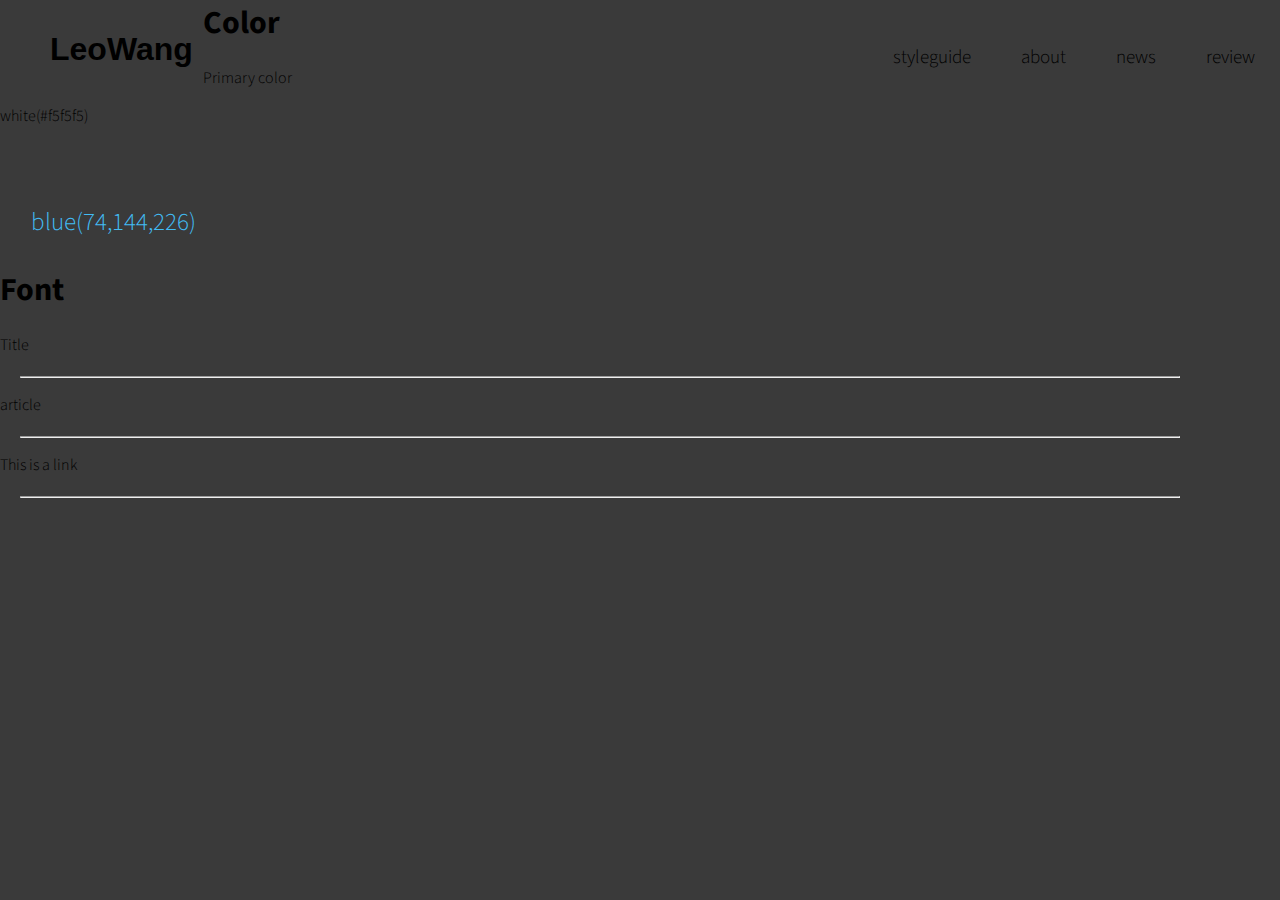
<file: styleguide.html>
<html>

<head>
    <title>style guides</title>
    <link href="css/styles.css" type="text/css" rel="stylesheet" />
   <link href="https://fonts.googleapis.com/css?family=Source+Sans+Pro:300" rel="stylesheet"> </head>

<body>
 <h1 class="logo">
    LeoWang
    </h1>
    <p class="navi">review</p>
    <p class="navi">news</p>
    <p class="navi">about</p>
    <p class="navi"><a href="styleguide.html">styleguide</a></p>
    <h1 class="style">Color</h1>
    <p class="primary"> Primary color</p>
    <p class="white">white(#f5f5f5)</p>
    <p class="black">black(#333333)</p>
    <p class="blue">blue(74,144,226)</p>
    <h1 class="style">Font</h1>
    <p class="font">Title</p>
    <hr/>
    <p class="textsize">article</p>
    <hr/>
    <p class="link">This is a link</p>
    <hr/>
</body>

</html>
</file>
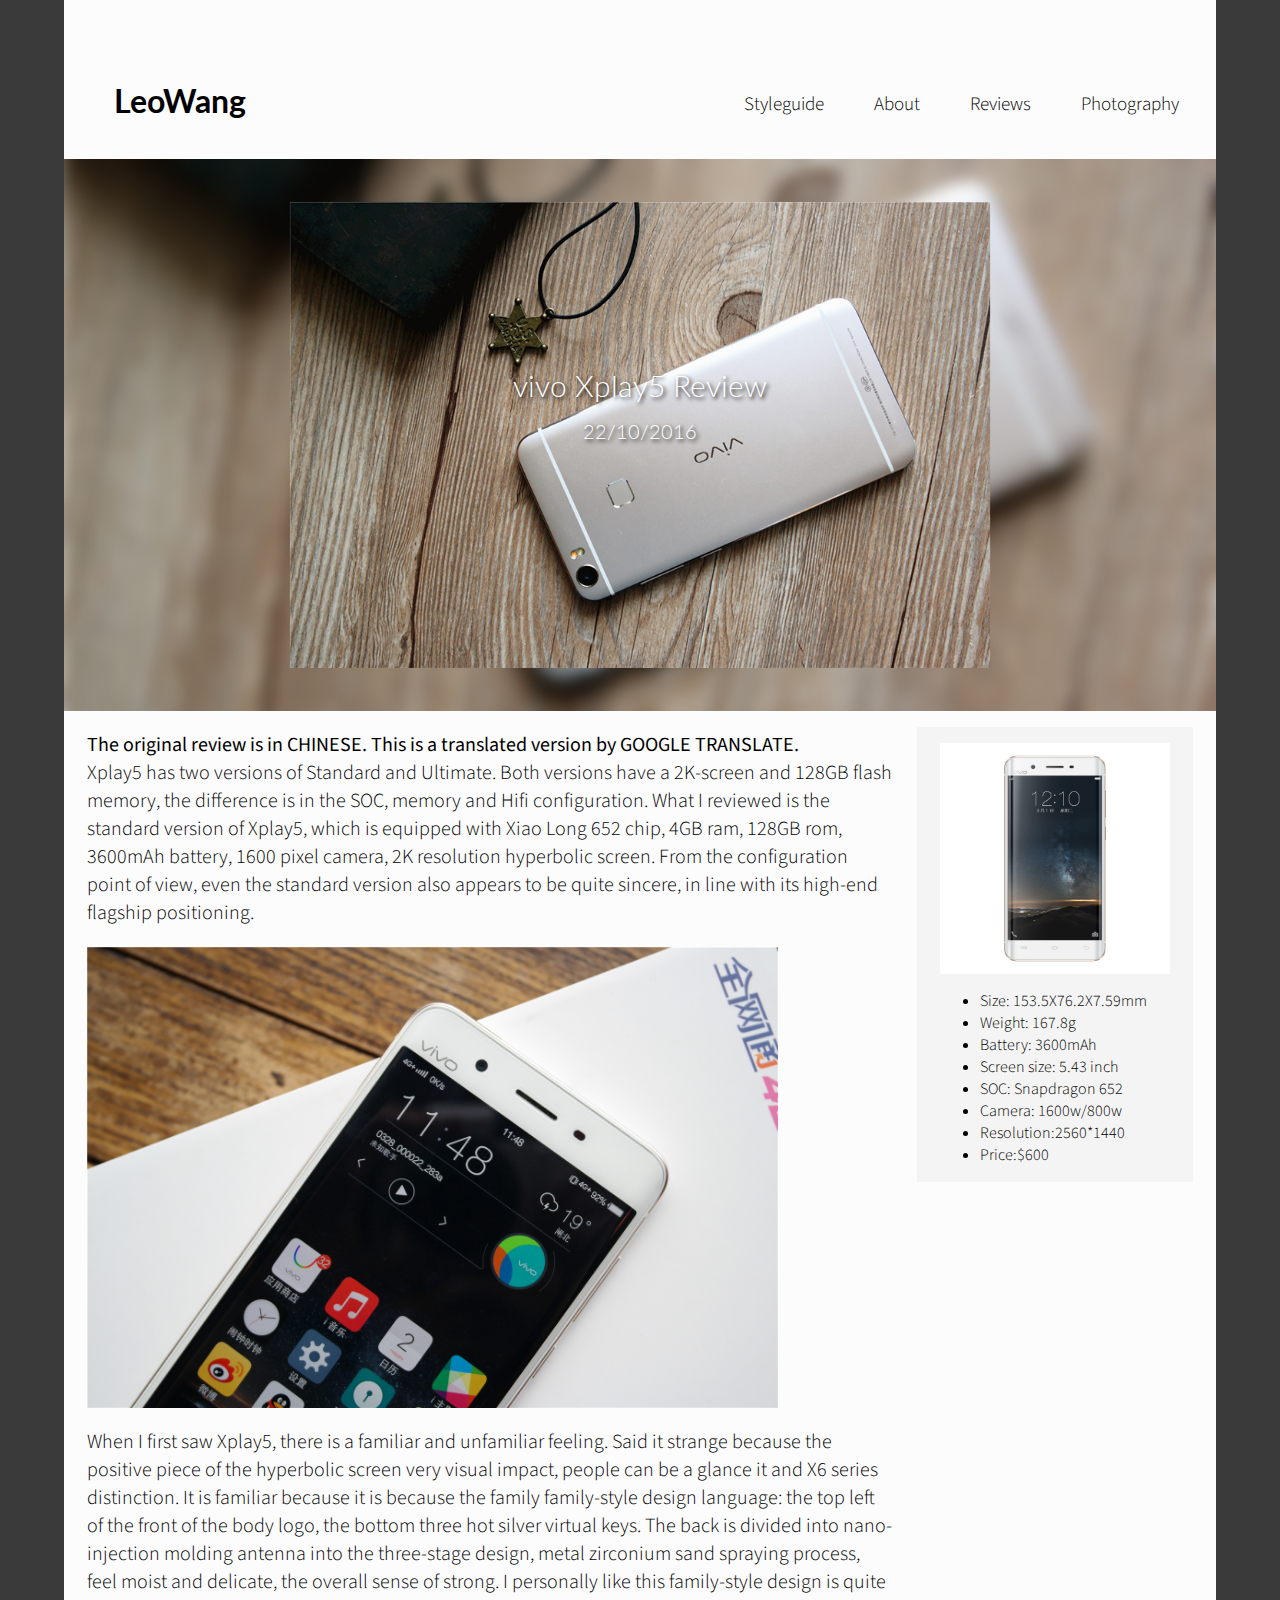
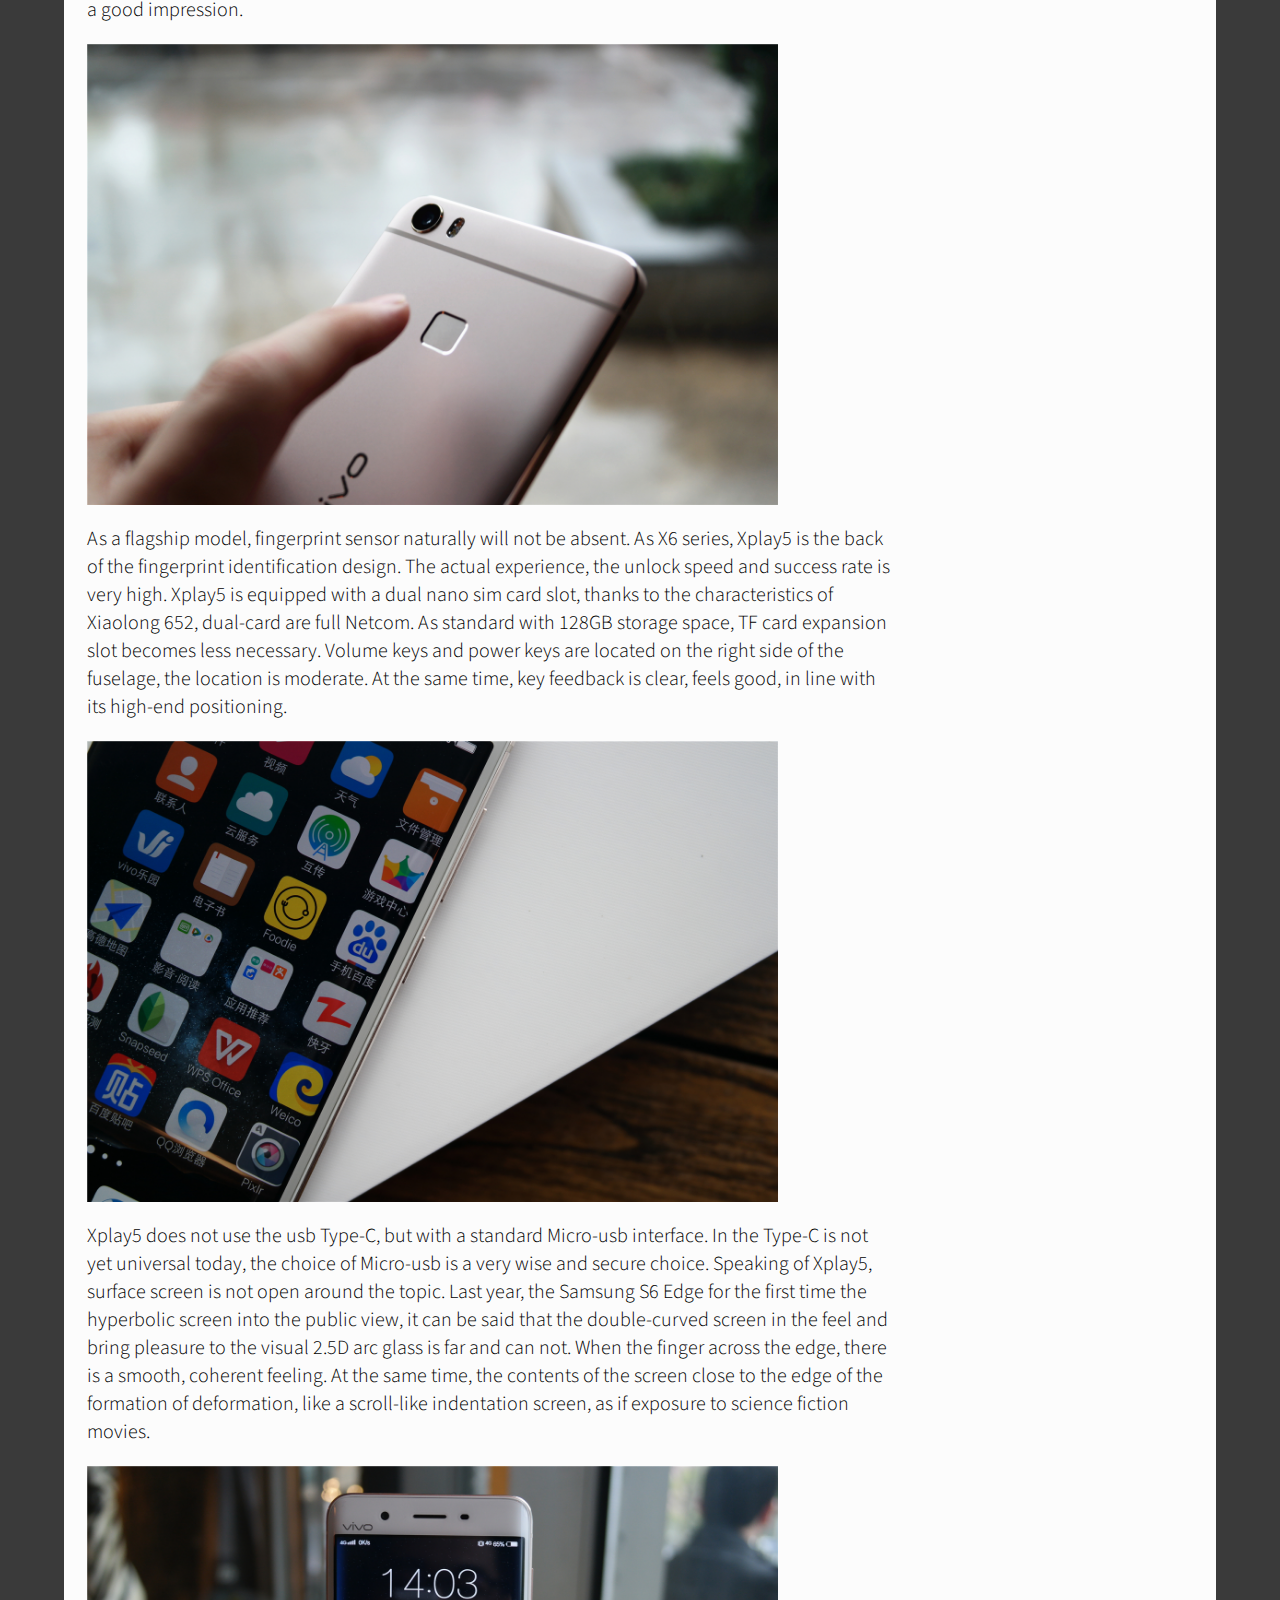
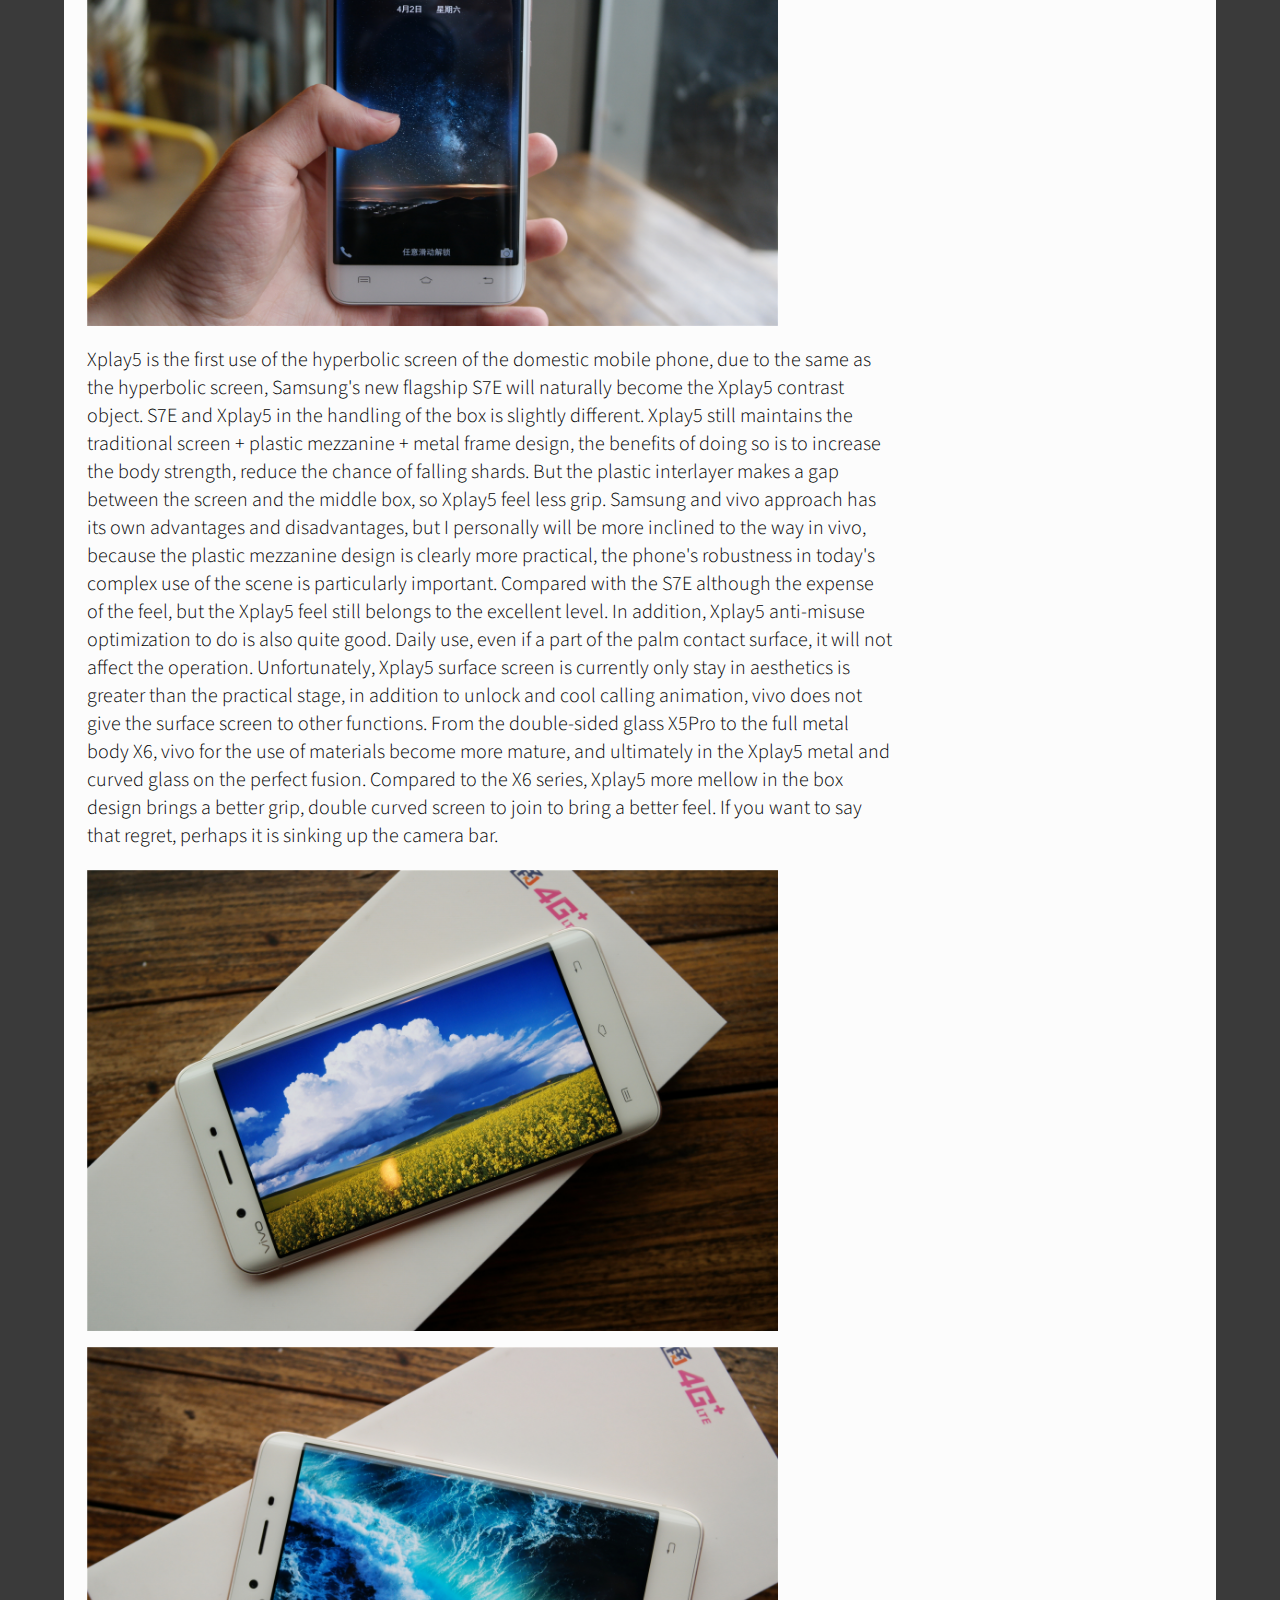
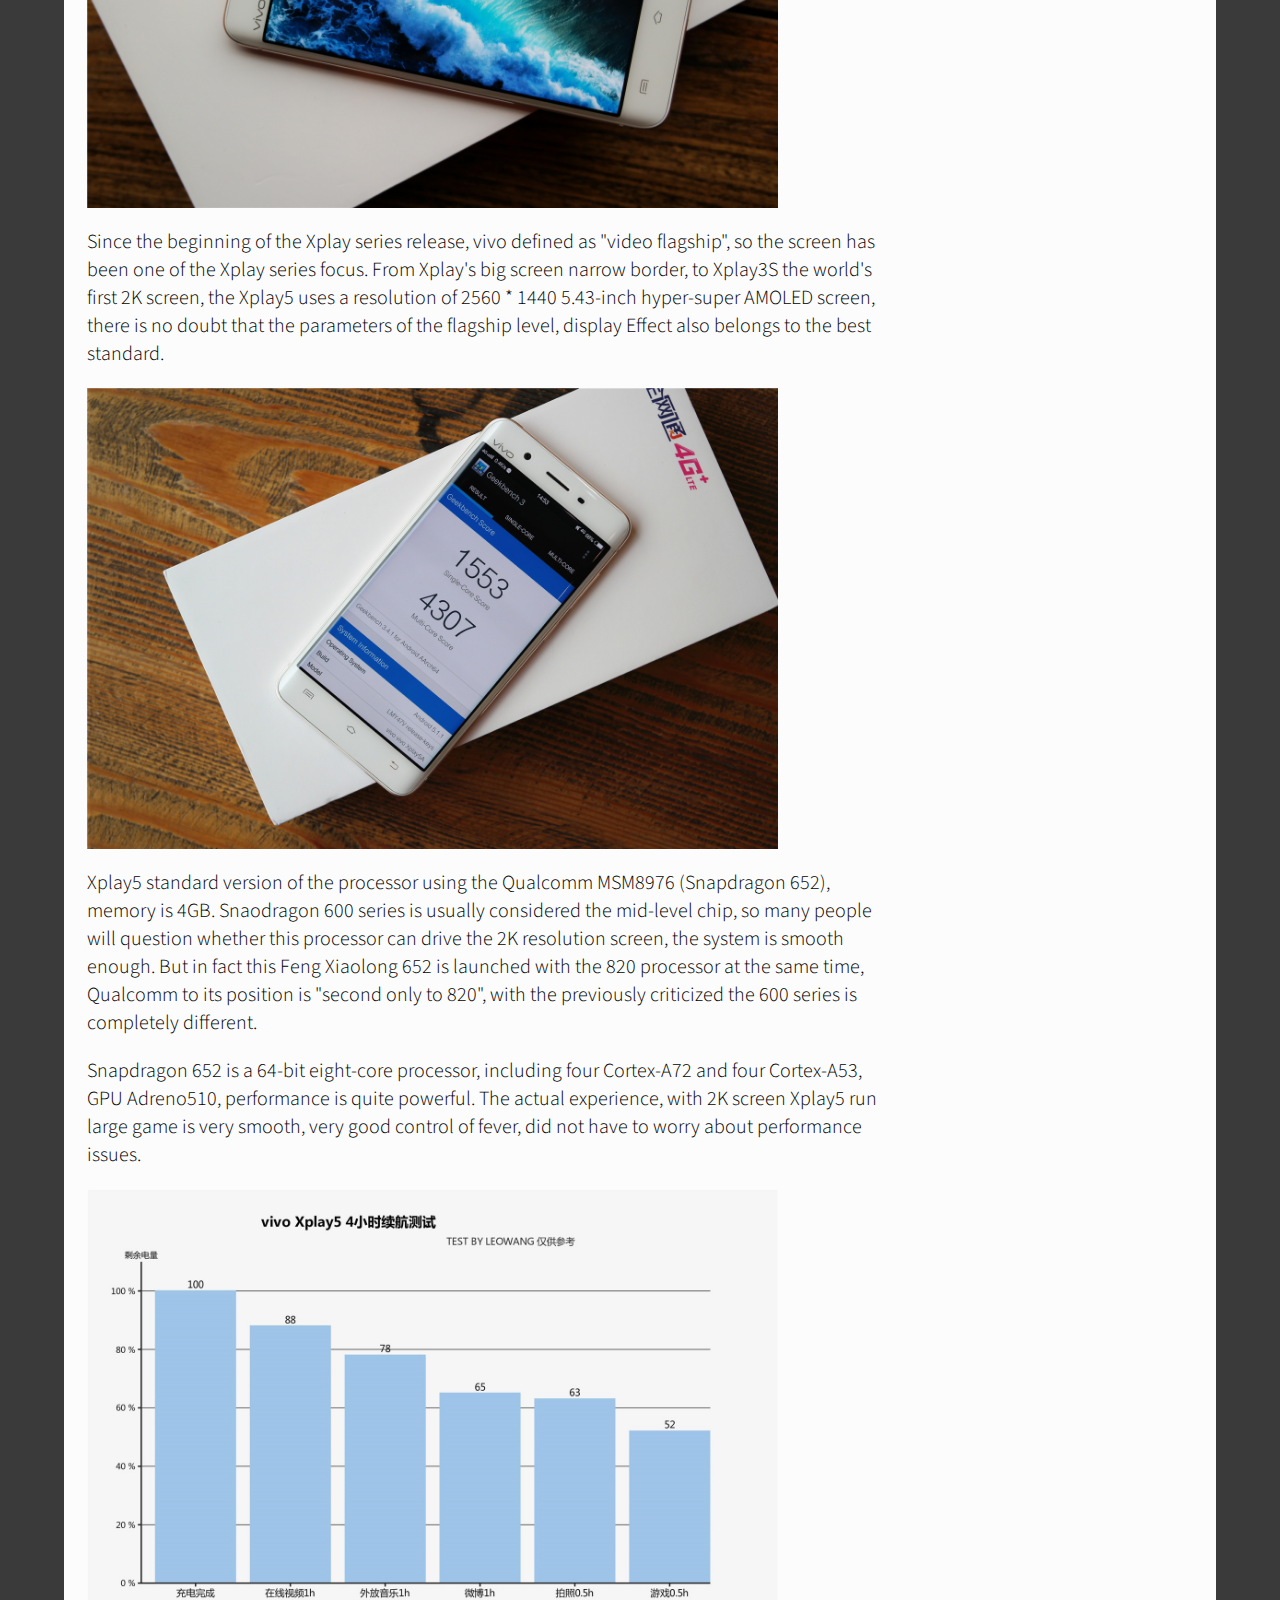
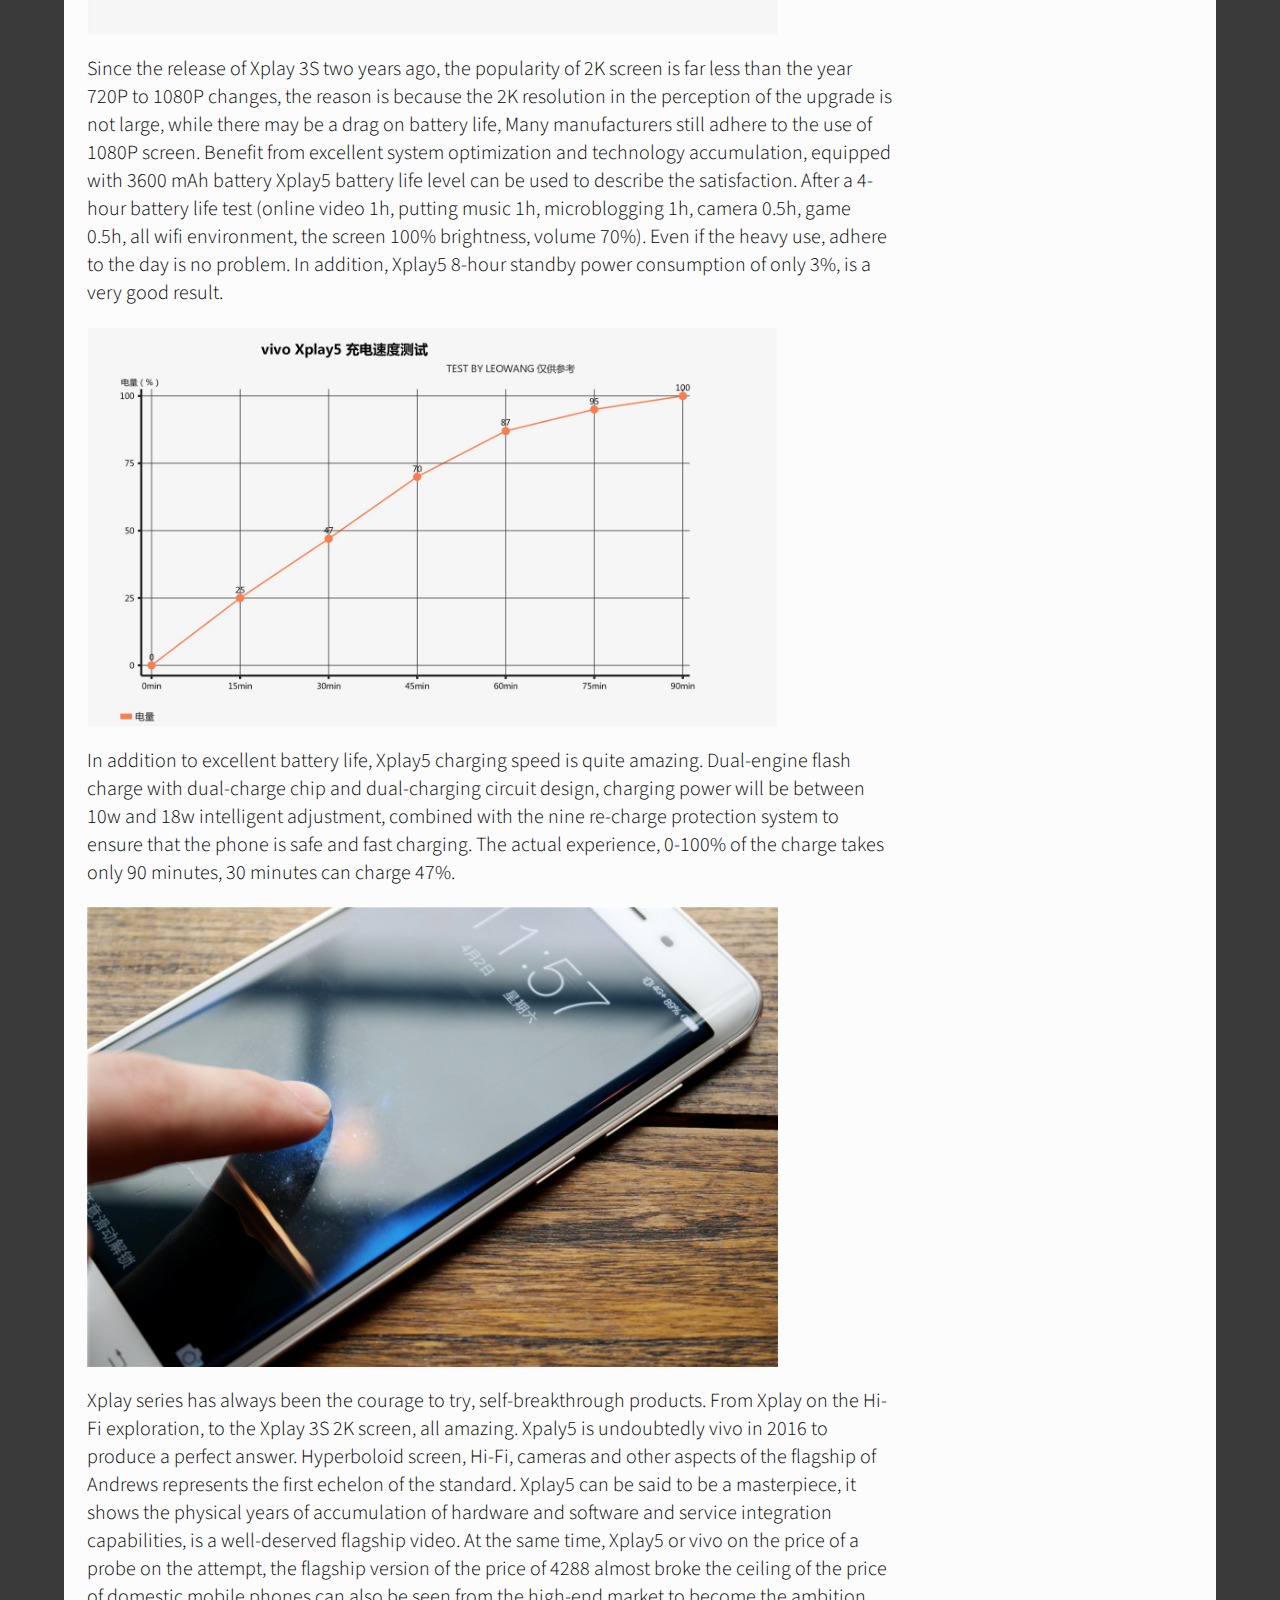
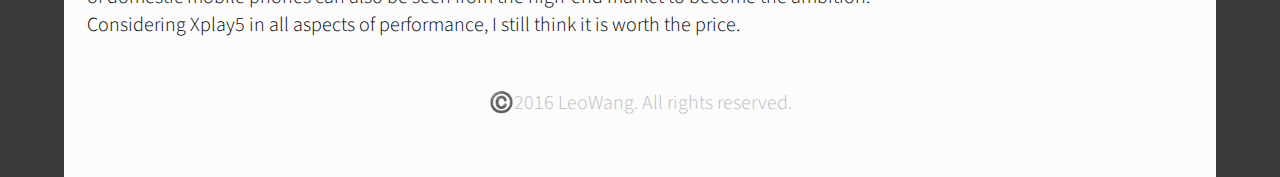
<file: xplay5.html>
<html>

<head>
    <title>Xplay5 Review</title>
    <link rel="icon" href="image/4A850AF76F7A3FF948BAB339AC14B79C.png">
    <link href="https://fonts.googleapis.com/css?family=Source+Sans+Pro" rel="stylesheet">
    <link href="css/styles.css" type="text/css" rel="stylesheet" />
    <link href="https://fonts.googleapis.com/css?family=Lato:700" rel="stylesheet"> </head>

<body>
    <div class="smallpage">
        <div class="header">
            <h1 class="logo"><a href="index.html">LeoWang</a>
    
    </h1>
            <ul class="nav">
                <li class="navi"><a href="styleguide.html">Styleguide</a></li>
                <li class="navi"><a href="about.html">About</a></li>
                <li class="navi"><a href="review.html">Reviews</a></li>
                <li class="navi"><a href="photography.html">Photography</a></li>
            </ul>
        </div>
        <div class="review-header">
            <p class="cropimg"><img src="image/SAM_5885_crop.jpg" alt="xplay5-crop" width="100%"></p>
            <p class="review-title">vivo Xplay5 Review</p>
            <p class="review-title-two">22/10/2016</p>
        </div>
        <p class="headimg"><img src="image/SAM_5885_%E5%89%AF%E6%9C%AC.jpg" alt="afterbreakpoint" width="100%"></p>
        <p class="title-small">vivo Xplay5 Review</p>
        <div class="spec-container">
            <p class="spec-img"><img src="image/xplay5-b-1.jpg" alt="spec-img" width=100%></p>
            <ul class="spec-text">
                <li>Size: 153.5X76.2X7.59mm</li>
                <li>Weight: 167.8g </li>
                <li>Battery: 3600mAh</li>
                <li>Screen size: 5.43 inch</li>
                <li>SOC: Snapdragon 652</li>
                <li>Camera: 1600w/800w</li>
                <li>Resolution:2560*1440 </li>
                <li>Price:$600</li>
            </ul>
        </div>
        <p class="review-main"> <b>The original review is in CHINESE. This is a translated version by GOOGLE TRANSLATE.</b> <br />Xplay5 has two versions of Standard and Ultimate. Both versions have a 2K-screen and 128GB flash memory, the difference is in the SOC, memory and Hifi configuration. What I reviewed is the standard version of Xplay5, which is equipped with Xiao Long 652 chip, 4GB ram, 128GB rom, 3600mAh battery, 1600 pixel camera, 2K resolution hyperbolic screen. From the configuration point of view, even the standard version also appears to be quite sincere, in line with its high-end flagship positioning.</p>
        <p class="review-pic"><img src="image/xp1.jpg" width="100%"></p>
        <p class="review-main">When I first saw Xplay5, there is a familiar and unfamiliar feeling. Said it strange because the positive piece of the hyperbolic screen very visual impact, people can be a glance it and X6 series distinction. It is familiar because it is because the family family-style design language: the top left of the front of the body logo, the bottom three hot silver virtual keys. The back is divided into nano-injection molding antenna into the three-stage design, metal zirconium sand spraying process, feel moist and delicate, the overall sense of strong. I personally like this family-style design is quite a good impression. </p>
        <p class="review-pic"><img src="image/xp5.jpg" width="100%"></p>
        <p class="review-main">As a flagship model, fingerprint sensor naturally will not be absent. As X6 series, Xplay5 is the back of the fingerprint identification design. The actual experience, the unlock speed and success rate is very high. Xplay5 is equipped with a dual nano sim card slot, thanks to the characteristics of Xiaolong 652, dual-card are full Netcom. As standard with 128GB storage space, TF card expansion slot becomes less necessary. Volume keys and power keys are located on the right side of the fuselage, the location is moderate. At the same time, key feedback is clear, feels good, in line with its high-end positioning.</p>
        <p class="review-pic"><img src="image/xp6.jpg" width="100%"></p>
        <p class="review-main">Xplay5 does not use the usb Type-C, but with a standard Micro-usb interface. In the Type-C is not yet universal today, the choice of Micro-usb is a very wise and secure choice. Speaking of Xplay5, surface screen is not open around the topic. Last year, the Samsung S6 Edge for the first time the hyperbolic screen into the public view, it can be said that the double-curved screen in the feel and bring pleasure to the visual 2.5D arc glass is far and can not. When the finger across the edge, there is a smooth, coherent feeling. At the same time, the contents of the screen close to the edge of the formation of deformation, like a scroll-like indentation screen, as if exposure to science fiction movies. </p>
        <p class="review-pic"><img src="image/xp7.jpg" width="100%"></p>
        <p class="review-main">Xplay5 is the first use of the hyperbolic screen of the domestic mobile phone, due to the same as the hyperbolic screen, Samsung's new flagship S7E will naturally become the Xplay5 contrast object. S7E and Xplay5 in the handling of the box is slightly different. Xplay5 still maintains the traditional screen + plastic mezzanine + metal frame design, the benefits of doing so is to increase the body strength, reduce the chance of falling shards. But the plastic interlayer makes a gap between the screen and the middle box, so Xplay5 feel less grip. Samsung and vivo approach has its own advantages and disadvantages, but I personally will be more inclined to the way in vivo, because the plastic mezzanine design is clearly more practical, the phone's robustness in today's complex use of the scene is particularly important. Compared with the S7E although the expense of the feel, but the Xplay5 feel still belongs to the excellent level. In addition, Xplay5 anti-misuse optimization to do is also quite good. Daily use, even if a part of the palm contact surface, it will not affect the operation. Unfortunately, Xplay5 surface screen is currently only stay in aesthetics is greater than the practical stage, in addition to unlock and cool calling animation, vivo does not give the surface screen to other functions. From the double-sided glass X5Pro to the full metal body X6, vivo for the use of materials become more mature, and ultimately in the Xplay5 metal and curved glass on the perfect fusion. Compared to the X6 series, Xplay5 more mellow in the box design brings a better grip, double curved screen to join to bring a better feel. If you want to say that regret, perhaps it is sinking up the camera bar. </p>
        <p class="review-pic"><img src="image/xp3.jpg" width="100%"></p>
        <p class="review-pic"><img src="image/xp4.jpg" width="100%"></p>
        <p class="review-main">Since the beginning of the Xplay series release, vivo defined as "video flagship", so the screen has been one of the Xplay series focus. From Xplay's big screen narrow border, to Xplay3S the world's first 2K screen, the Xplay5 uses a resolution of 2560 * 1440 5.43-inch hyper-super AMOLED screen, there is no doubt that the parameters of the flagship level, display Effect also belongs to the best standard. </p>
        <p class="review-pic"><img src="image/xp11.jpg" width="100%"></p>
        <p class="review-main">Xplay5 standard version of the processor using the Qualcomm MSM8976 (Snapdragon 652), memory is 4GB. Snaodragon 600 series is usually considered the mid-level chip, so many people will question whether this processor can drive the 2K resolution screen, the system is smooth enough. But in fact this Feng Xiaolong 652 is launched with the 820 processor at the same time, Qualcomm to its position is "second only to 820", with the previously criticized the 600 series is completely different. </p>
        <p class="review-main">Snapdragon 652 is a 64-bit eight-core processor, including four Cortex-A72 and four Cortex-A53, GPU Adreno510, performance is quite powerful. The actual experience, with 2K screen Xplay5 run large game is very smooth, very good control of fever, did not have to worry about performance issues. </p>
        <p class="review-pic"><img src="image/xp12.jpg" width="100%"></p>
        <p class="review-main">Since the release of Xplay 3S two years ago, the popularity of 2K screen is far less than the year 720P to 1080P changes, the reason is because the 2K resolution in the perception of the upgrade is not large, while there may be a drag on battery life, Many manufacturers still adhere to the use of 1080P screen. Benefit from excellent system optimization and technology accumulation, equipped with 3600 mAh battery Xplay5 battery life level can be used to describe the satisfaction. After a 4-hour battery life test (online video 1h, putting music 1h, microblogging 1h, camera 0.5h, game 0.5h, all wifi environment, the screen 100% brightness, volume 70%). Even if the heavy use, adhere to the day is no problem. In addition, Xplay5 8-hour standby power consumption of only 3%, is a very good result. </p>
        <p class="review-pic"><img src="image/xp13.jpg" width="100%"></p>
        <p class="review-main">In addition to excellent battery life, Xplay5 charging speed is quite amazing. Dual-engine flash charge with dual-charge chip and dual-charging circuit design, charging power will be between 10w and 18w intelligent adjustment, combined with the nine re-charge protection system to ensure that the phone is safe and fast charging. The actual experience, 0-100% of the charge takes only 90 minutes, 30 minutes can charge 47%.</p>
        <p class="review-pic"><img src="image/xp8.jpg" width="100%"></p>
        <p class="review-main">Xplay series has always been the courage to try, self-breakthrough products. From Xplay on the Hi-Fi exploration, to the Xplay 3S 2K screen, all amazing. Xpaly5 is undoubtedly vivo in 2016 to produce a perfect answer. Hyperboloid screen, Hi-Fi, cameras and other aspects of the flagship of Andrews represents the first echelon of the standard. Xplay5 can be said to be a masterpiece, it shows the physical years of accumulation of hardware and software and service integration capabilities, is a well-deserved flagship video. At the same time, Xplay5 or vivo on the price of a probe on the attempt, the flagship version of the price of 4288 almost broke the ceiling of the price of domestic mobile phones can also be seen from the high-end market to become the ambition. Considering Xplay5 in all aspects of performance, I still think it is worth the price.</p>
        <div class="footer">
            <p class="rights">©️2016 LeoWang. All rights reserved.</p>
        </div>
    </div>
</body>

</html>
</file>
<file: css/styles.css>
body {
      margin: 0px;
      font-family: 'Source Sans Pro', sans-serif;
      font-weight: 300;
      background-color: #3a3a3a;
      width: 100%;
  }
  
  .header {
      padding-top: 50px;
      padding-bottom: 20px;
      height: auto;
  }
  
  .nav {
      display: flex;
      float: right;
      margin-right: 1%;
      padding: 0px;
      background-color: #fcfcfc;
  }
  
  .navi {
      width: ;
      float: right;
      padding: 25px;
      font-size: 19px;
      text-align: center;
      -webkit-transition-duration: 0.3s;
      transition-duration: 0.3s;
      color: black;
      display: inline-block;
      flex-basis: 15px;
      flex: 1;
      z-index: 20;
  }
  
  .navi:hover {
      background-color: #efefef;
  }
  
  .logo {
      padding-left: 50px;
      padding-right: 10px;
      padding-top: 10px;
      float: left;
      font-family: 'Lato', sans-serif;
      z-index: 30;
  }
  
  .smallpage {
      background-color: #fcfcfc;
      margin-left: 5%;
      margin-right: 5%;
      align-self: center;
      width: 90%;
      float: left;
      z-index: -10;
  }
  
  .intro-text {
      position: absolute;
      top: 90px;
      left: 30px;
      color: white;
      font-size: 25px;
      font-family: 'Lato', sans-serif;
      display: none;
      text-shadow: 2px 2px 4px #000000;
  }
  
  .intro-text-oneplus,
  .intro-text-oppo {
      position: absolute;
      top: 0px;
      left: 30px;
      color: white;
      font-size: 20px;
      font-family: 'Lato', sans-serif;
      display: none;
      text-shadow: 2px 2px 4px #000000;
  }
  
  .intro-text-benq,
  .intro-text-sm {
      position: absolute;
      top: 0px;
      right: 30px;
      color: white;
      font-size: 20px;
      font-family: 'Lato', sans-serif;
      display: none;
      text-shadow: 2px 2px 4px #000000;
  }
  
  .xp5:hover {
      filter: opacity(70%);
  }
  
  .oneplus:hover {
      filter: opacity(70%);
  }
  
  .oppo:hover {
      filter: opacity(70%);
  }
  
  .benq:hover {
      filter: opacity(70%);
  }
  
  .smartisan:hover {
      filter: opacity(70%);
  }
  
  a.xp5:hover + p.intro-text {
      display: block;
  }
  
  .oneplus:hover + .intro-text-oneplus {
      display: block;
  }
  
  .benq:hover + .intro-text-benq {
      display: block;
  }
  
  .oppo:hover + .intro-text-oppo {
      display: block;
  }
  
  .smartisan:hover + .intro-text-sm {
      display: block;
  }
  
  a {
      text-decoration: none;
      color: black;
  }
  
  .intro-container {
      position: relative;
      margin-bottom: 1%;
  }
  
  .intro-container-top {
      position: relative;
      display: flex;
  }
  
  .intro-container-bottom {
      position: relative;
      display: flex;
  }
  
  .benq {
      width: 49.5%;
      margin-top: 0px;
  }
  
  .oneplus {
      width: 49.5%;
      margin-top: 0px;
      margin-right: 1%;
  }
  
  .oppo {
      width: 49.5%;
      margin: 0px;
      margin-right: 1%;
      margin-top: 10px;
  }
  
  .smartisan {
      width: 49.5%;
      margin: 0px;
      margin-top: 10px;
  }
  
  .rights {
      font-size: 20px;
      text-align: right;
      color: #bcbcbc;
      padding-bottom: 40px;
      padding-top: 30px;
      text-align: center;
      width：100%;
      clear: both;
  }
  
  .about-rights {
      text-align: right;
      font-size: 20px;
      text-align: right;
      color: #bcbcbc;
      padding-bottom: 40px;
      padding-top: 50px;
      width：100%;
      clear: both;
      padding-right: 4%;
  }
  
  .preview-container {
      width: auto;
      height: 35%;
      margin-top: 100px;
      background-color: #f4f4f4;
  }
  
  .preview-container-bottom {
      margin-top: 40px;
      width: 100%;
      height: 35%;
      background-color: #f4f4f4;
  }
  
  .smallpic {
      width: 40%;
      height: 100%;
      margin-top: 0px;
      margin-bottom: 0px;
      float: left;
      clear: both;
      overflow: hidden;
  }
  
  .title {
      width: 50%;
      text-align: right;
      float: right;
      margin-top: 20px;
      font-size: 35px;
      margin-bottom: 0px;
      font-family: 'Lato', sans-serif;
      margin-right: 2%;
  }
  
  .title:hover {
      color: #42bcf4;
  }
  
  .feature {
      display: inline;
      float: right;
      text-align: right;
      font-size: 20px;
      margin-top: 10px;
      width: 50%;
      margin-right: 2%;
  }
  
  .point {
      margin: 2px;
  }
  
  .review-header {
      position: relative;
  }
  
  .headimg {
      display: none;
  }
  
  .title-small {
      display: none;
  }
  
  .review-title {
      text-align: center;
      position: absolute;
      top: 43%;
      left: 50%;
      transform: translate(-50%, -50%);
      color: white;
      font-size: 30px;
      font-family: 'Lato', sans-serif;
      text-shadow: 2px 2px 4px #000000;
  }
  
  .review-title-two {
      text-align: center;
      position: absolute;
      top: 52%;
      left: 50%;
      transform: translate(-50%, -50%);
      color: white;
      font-size: 20px;
      font-family: 'Lato', sans-serif;
      text-shadow: 2px 2px 4px #000000;
  }
  
  .review-main {
      width: 70%;
      margin-left: 2%;
      font-size: 20px;
      margin-right: 0px;
  }
  
  .review-pic {
      margin-left: 2%;
      width: 60%;
  }
  
  .spec-container {
      position: relative;
      width: 20%;
      float: right;
      margin-left: 0px;
      background-color: #f4f4f4;
      margin-right: 2%;
      padding-left: 2%;
      padding-right: 2%;
  }
  
  spec-img {
      position: absolute;
  }
  
  .pic1 {
      margin-bottom: 0px;
      width: 100%;
  }
  
  .pic2,
  .pic3,
  .pic4,
  .pic5,
  .pic6,
  .pic7,
  .pic8,
  .pic9,
  .pic10,
  .pic11,
  .pic12,
  .pic13 {
      width: 50%;
      margin: 0px;
  }
  
  .photo-container {
      display: flex;
      flex-flow: row wrap;
      padding: 0px;
      margin: 0px;
  }
  
  .about-title {
      font-family: 'Lato', sans-serif;
      font-size: 30px;
      margin-left: 5%;
      float: left;
      margin-top: 2%;
  }
  
  .about-content {
      font-size: 22px;
      float: right;
      margin-right: 4%;
      margin-top: 2%;
      margin-bottom: 0px;
      width: 60%;
      text-align: right;
  }
  
  .contact {
      float: right;
      width: 8%;
      font-size: 20px;
      color: #bcbcbc;
      margin-bottom: 0px;
      text-align: center;
      margin-left: 0px;
      margin-right: 0px;
      padding: 0px;
      margin-top: 20px;
  }
  
  .contact-container {
      margin-right: 3%;
  }
  
  .contact:hover {
      color: #42bcf4;
  }
  
  .style-title {
      font-size: 25px;
      font-family: 'Lato', sans-serif;
      margin-left: 2%;
      margin-bottom: 0px;
  }
  
  .style-subtitle {
      font-size: 24px;
      margin-left: 2%;
      margin-bottom: 10px;
      margin-top: 1%;
  }
  
  .source {
      margin-left: 2%;
      font-size: 25;
      margin-top: 10px;
      margin-bottom: 0px;
  }
  
  .source-intro {
      width: 90%;
      margin-left: 2%;
      margin-top: 10px;
      font-size: 20px;
  }
  
  .source:hover {
      color: #42bcf4;
  }
  
  .lato {
      font-family: 'Lato', sans-serif;
      margin-left: 2%;
      font-size: 25;
      margin-top: 10px;
      margin-bottom: 0px;
  }
  
  .lato-intro {
      font-family: 'Lato', sans-serif;
      width: 90%;
      margin-left: 2%;
      margin-top: 10px;
      font-size: 22px;
  }
  
  .lato:hover {
      color: #42bcf4;
  }
  
  .style-size1 {
      margin-left: 2%;
      font-size: 20px;
      margin-top: 0px;
  }
  
  .style-size2 {
      margin-left: 2%;
      font-size: 30px;
      margin-top: 0px;
      font-family: 'Lato', sans-serif;
      margin-bottom: 17px;
  }
  
  .style-size3 {
      margin-left: 2%;
      font-size: 19px;
      margin-top: 0px;
  }
  
  .black {
      width: 85%;
      margin-left: 2%;
      margin-left: 2%;
      font-size: 25px;
      margin-top: 10px;
      color: #3a3a3a;
      padding: 5px;
      margin-bottom: 0px;
  }
  
  .black:hover {
      background-color: #3a3a3a;
  }
  
  .white1 {
      width: 85%;
      margin-left: 2%;
      margin-left: 2%;
      margin-bottom: 0px;
      font-size: 25px;
      margin-top: 10px;
      color: #efefef;
      padding: 5px;
  }
  
  .white1:hover {
      background-color: #efefef;
  }
  
  .blue {
      width: 85%;
      margin-left: 2%;
      margin-left: 2%;
      margin-bottom: 0px;
      font-size: 25px;
      margin-top: 10px;
      color: #42bcf4;
      padding: 5px;
  }
  
  .blue:hover {
      background-color: #42bcf4;
  }
  
  hr {
      margin-left: 20px;
      margin-right: 100px;
      margin-top: 20px;
  }
  
  @media screen and (max-width: 800px) {
      .nav {
          flex-direction: column;
          width: 100%;
          float: left;
          clear: both;
          padding: 0px;
      }
      .intro-container-top,
      .intro-container-bottom {
          flex-direction: column;
      }
      .oneplus,
      .benq,
      .oppo,
      .smartisan {
          width: 100%;
          margin: 0px;
      }
      .intro-container {
          margin-bottom: 0px;
          position: relative;
      }
      .header {
          height: auto;
          overflow: visible;
      }
      .preview-container,
      .preview-container-bottom {
          background-color: #fcfcfc;
      }
      .spec-container {
          float: left;
          clear: right;
          display: none;
      }
      .review-main {
          width: 96%;
      }
      .review-header {
          display: none;
      }
      .logo {
          width: 100%;
          text-align: center;
          padding-left: 0px;
          margin-bottom: 0px;
          margin-top: 0px;
      }
      .headimg {
          display: block;
      }
      .title-small {
          font-size: 25px;
          font-family: 'Lato', sans-serif;
          display: block;
          margin-left: 2%;
          margin-bottom: 0px;
      }
      .navi {
          font-size: 18px;
          padding: 14px;
      }
      .pic2,
      .pic3,
      .pic4,
      .pic5,
      .pic6,
      .pic7,
      .pic8,
      .pic9,
      .pic10,
      .pic11,
      .pic12,
      .pic13 {
          width: 100%;
          margin: 0px;
      }
      a.xp5:hover + p.intro-text {
          display: none;
      }
      .oneplus:hover + .intro-text-oneplus {
          display: none;
      }
      .benq:hover + .intro-text-benq {
          display: none;
      }
      .oppo:hover + .intro-text-oppo {
          display: none;
      }
      .smartisan:hover + .intro-text-sm {
          display: none;
      }
      
      .contact {
          width: 60%;
          margin-bottom: 0px;
          text-align: right;
          padding-right: 1%;
          margin-top: 8px;
          font-size: 18px;
      }
      .about-content {
          margin-top: 1.5%;
          font-size: 20px;
      }
      .about-rights {
          font-size: 18px;
      }
      .smallpic {
          width: 40%;
          height: 100%;
      }
</file>
